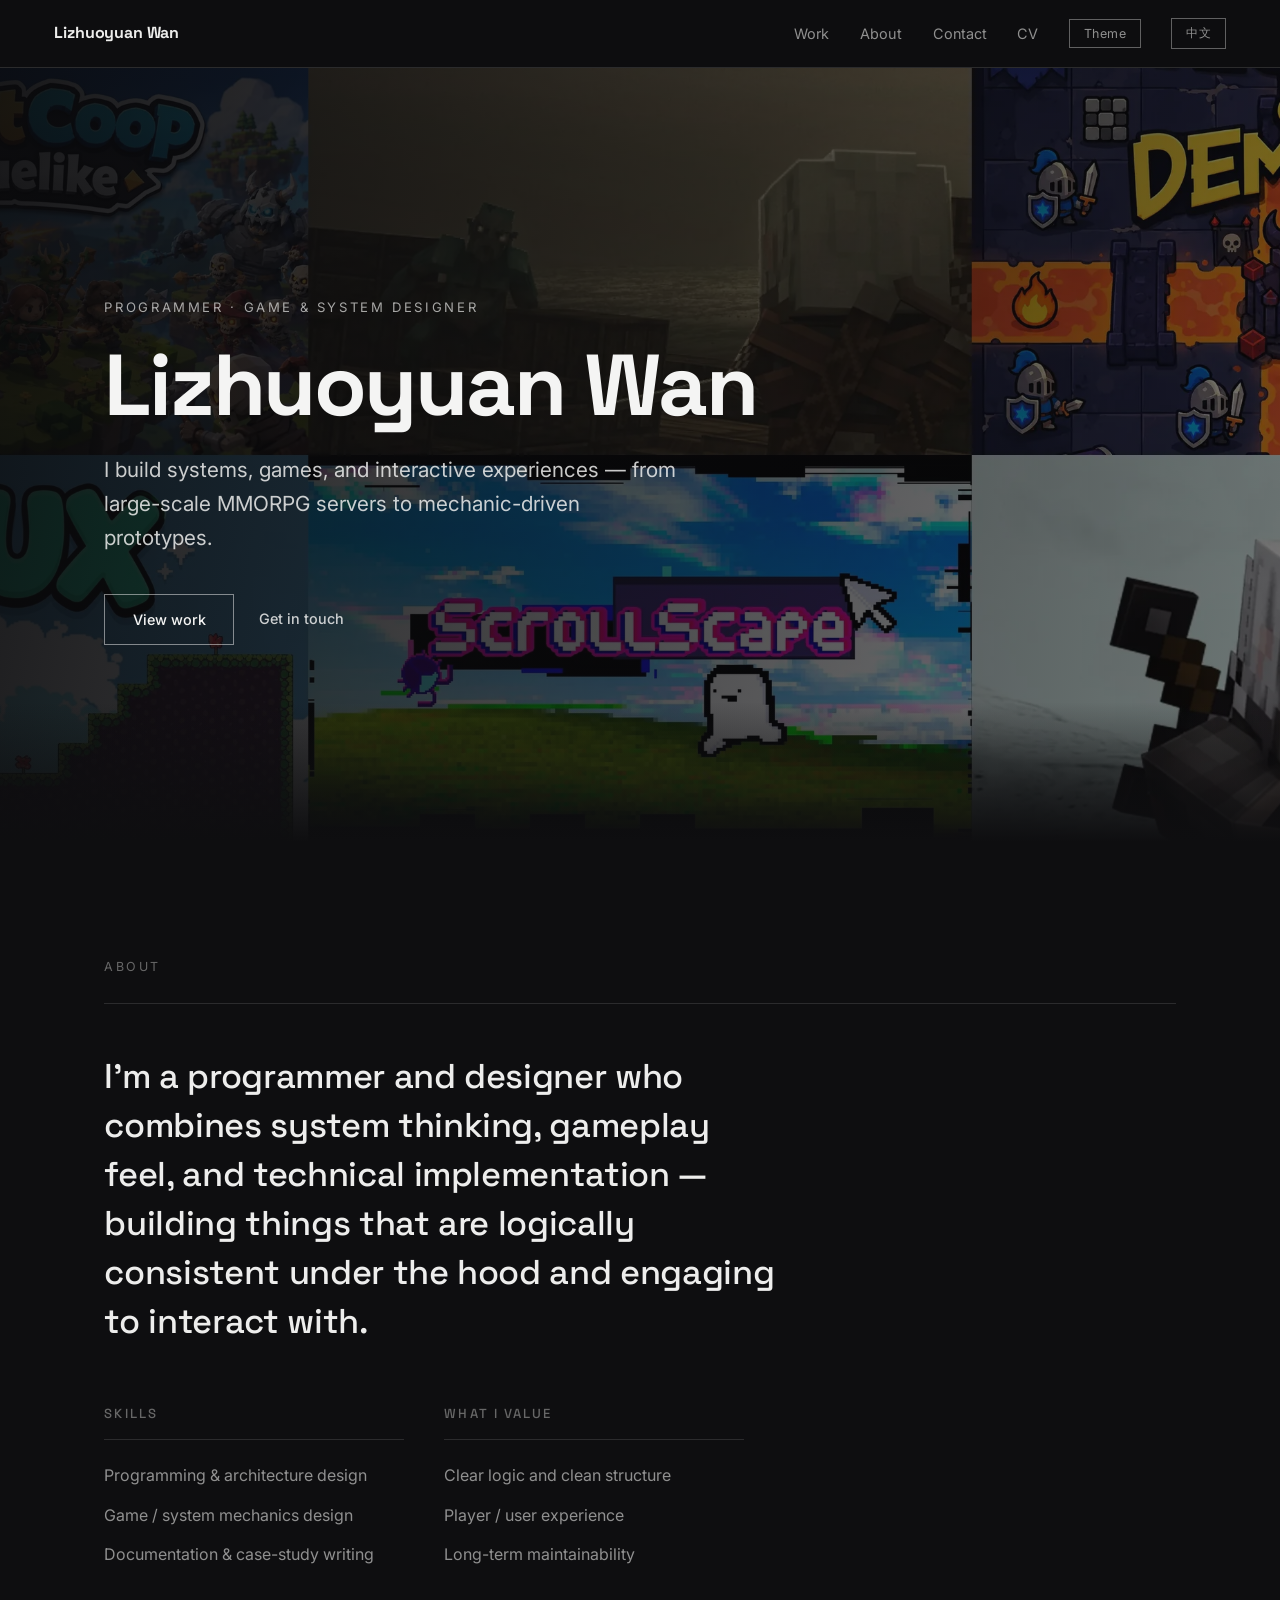
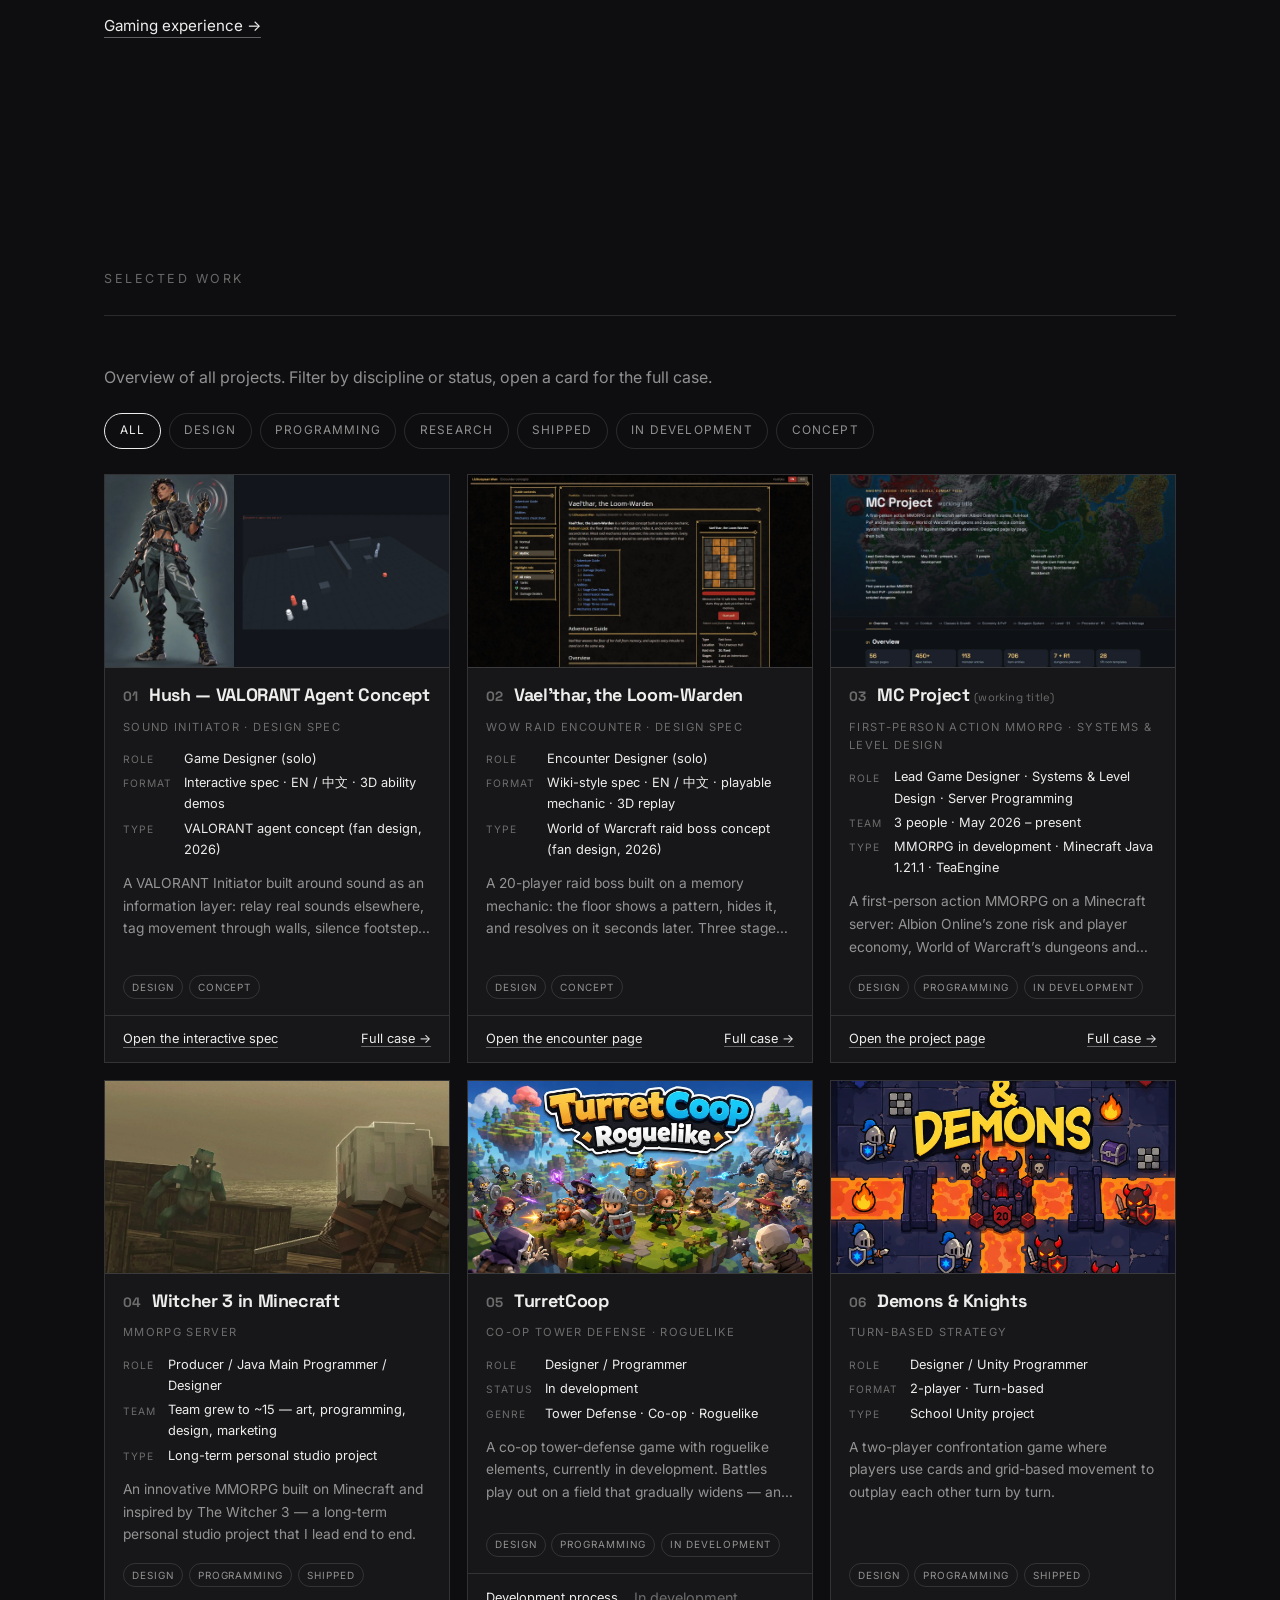
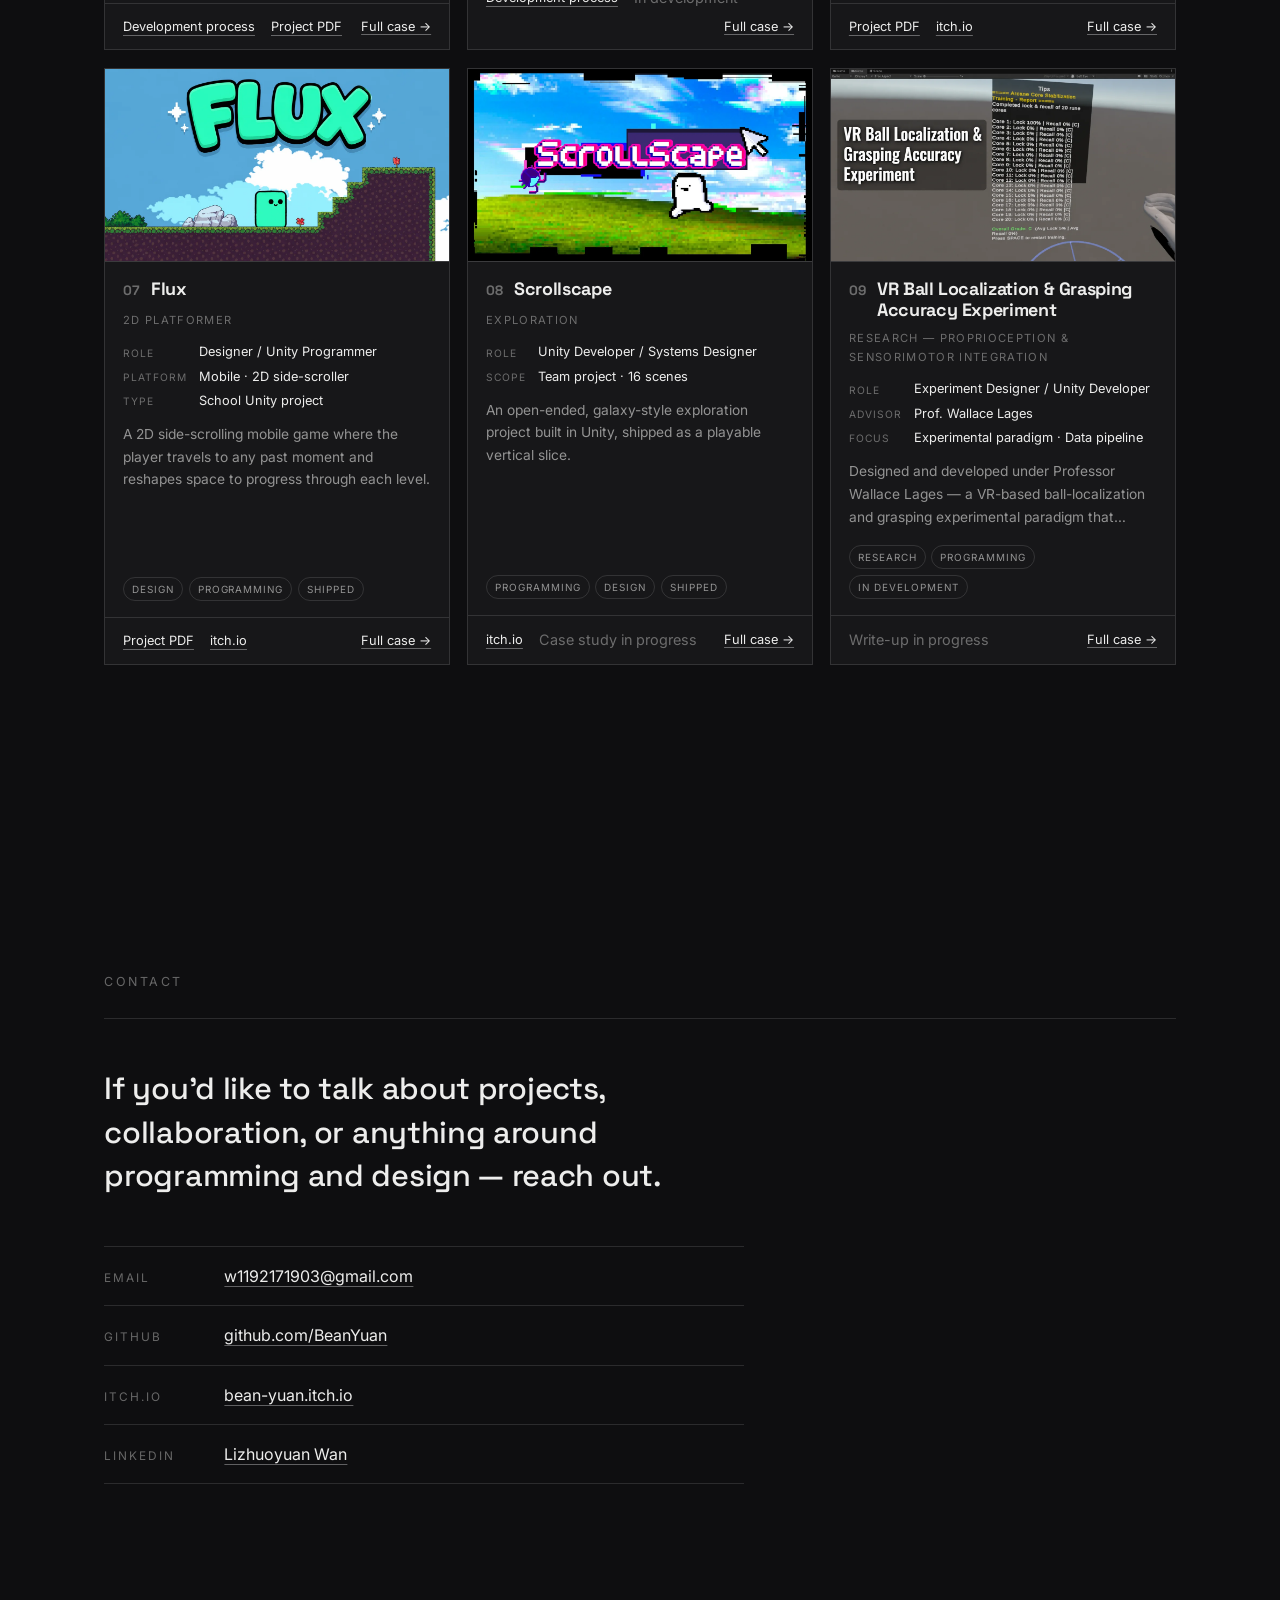
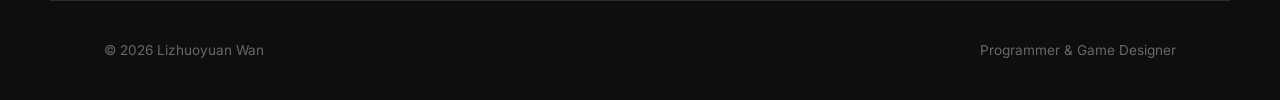
<file: index.html>
<!DOCTYPE html>
<html lang="en">
<head>
    <meta charset="UTF-8" />
    <title>Lizhuoyuan Wan — Programmer &amp; Game Designer</title>
<link rel="icon" href="favicon.svg" type="image/svg+xml">
<link rel="icon" href="favicon-32.png" sizes="32x32" type="image/png">
<link rel="apple-touch-icon" href="apple-touch-icon.png">
    <meta name="viewport" content="width=device-width, initial-scale=1.0" />

    <link rel="preconnect" href="https://fonts.googleapis.com" />
    <link rel="preconnect" href="https://fonts.gstatic.com" crossorigin />
    <link
        href="https://fonts.googleapis.com/css2?family=Inter:wght@400;500;600&family=Space+Grotesk:wght@500;700&display=swap"
        rel="stylesheet"
    />

    <link rel="stylesheet" href="style.css" />
    <script>document.documentElement.classList.add("js-reveal");</script>
</head>
<body>
    <header class="site-header">
        <a href="#home" class="wordmark">Lizhuoyuan&nbsp;Wan</a>
        <nav class="nav">
            <a href="#work" data-i18n="nav.work">Work</a>
            <a href="#about" data-i18n="nav.about">About</a>
            <a href="#contact" data-i18n="nav.contact">Contact</a>
            <a href="pdf/Lizhuoyuan_Wan_Resume.pdf" target="_blank" rel="noopener" data-i18n="nav.cv">CV</a>
            <button class="theme-toggle" type="button" aria-label="Toggle light or dark theme" data-i18n="nav.theme">
                Theme
            </button>
            <button class="lang-toggle" type="button" aria-label="切换到中文">中文</button>
        </nav>
    </header>

    <main>
        <!-- Hero -->
        <section id="home" class="hero">
            <div class="hero-media" aria-hidden="true"></div>
            <div class="hero-inner">
                <p class="hero-eyebrow" data-i18n="hero.eyebrow">Programmer · Game &amp; System Designer</p>
                <h1 class="hero-title">Lizhuoyuan Wan</h1>
                <p class="hero-lead" data-i18n="hero.lead">
                    I build systems, games, and interactive experiences — from
                    large-scale MMORPG servers to mechanic-driven prototypes.
                </p>
                <div class="hero-actions">
                    <a href="#work" class="btn btn-primary" data-i18n="hero.btnWork">View work</a>
                    <a href="#contact" class="btn btn-text" data-i18n="hero.btnContact">Get in touch</a>
                </div>
            </div>
        </section>

        <!-- About -->
        <section id="about" class="section">
            <p class="section-label reveal" data-i18n="about.label">About</p>
            <div class="about reveal">
                <p class="about-lead" data-i18n="about.lead">
                    I'm a programmer and designer who combines system thinking,
                    gameplay feel, and technical implementation — building things
                    that are logically consistent under the hood and engaging to
                    interact with.
                </p>
                <div class="about-cols">
                    <div class="about-col">
                        <h3 class="about-h" data-i18n="about.skillsH">Skills</h3>
                        <ul class="plain-list">
                            <li data-i18n="about.skill1">Programming &amp; architecture design</li>
                            <li data-i18n="about.skill2">Game / system mechanics design</li>
                            <li data-i18n="about.skill3">Documentation &amp; case-study writing</li>
                        </ul>
                    </div>
                    <div class="about-col">
                        <h3 class="about-h" data-i18n="about.valueH">What I value</h3>
                        <ul class="plain-list">
                            <li data-i18n="about.value1">Clear logic and clean structure</li>
                            <li data-i18n="about.value2">Player / user experience</li>
                            <li data-i18n="about.value3">Long-term maintainability</li>
                        </ul>
                    </div>
                </div>
                <div class="about-extra">
                    <button type="button" class="modal-trigger" data-modal-open="games" data-i18n="about.gamesBtn">Gaming experience →</button>
                </div>
            </div>
        </section>

        <!-- Work -->
        <section id="work" class="section">
            <p class="section-label reveal" data-i18n="work.label">Selected Work</p>

            <div class="work-dash" id="work-dash">
                <p class="dash-hint" data-i18n="work.hint">Overview of all projects. Filter by discipline or status, open a card for the full case.</p>
                <div class="dash-filters" role="group" aria-label="Filter projects">
                    <button type="button" class="is-active" data-filter="all" data-i18n="filter.all">All</button>
                    <button type="button" data-filter="design" data-i18n="filter.design">Design</button>
                    <button type="button" data-filter="programming" data-i18n="filter.programming">Programming</button>
                    <button type="button" data-filter="research" data-i18n="filter.research">Research</button>
                    <button type="button" data-filter="shipped" data-i18n="filter.shipped">Shipped</button>
                    <button type="button" data-filter="indev" data-i18n="filter.indev">In development</button>
                    <button type="button" data-filter="concept" data-i18n="filter.concept">Concept</button>
                </div>
                <div class="dash-grid" id="dash-grid"></div>
            </div>

            <div class="work-detail" id="work-detail">
                <button type="button" class="work-back" data-i18n="dash.back">← Back to overview</button>
            <div class="work-list">
                <!-- 01 Hush — VALORANT agent concept -->
                <article class="project reveal" data-key="p0" data-tags="design,concept">
                    <div class="project-visual">
                        <img src="assets/projects/hush.webp"
                             alt="Hush — VALORANT sound Initiator concept: key art and 3D ability demo"
                             loading="lazy" />
                    </div>
                    <div class="project-grid">
                        <aside class="project-aside">
                            <span class="project-index">01</span>
                            <dl class="project-meta">
                                <dt data-i18n="meta.role">Role</dt>
                                <dd data-i18n="p0.dd.role">Game Designer (solo)</dd>
                                <dt data-i18n="meta.format">Format</dt>
                                <dd data-i18n="p0.dd.format">Interactive spec · EN / 中文 · 3D ability demos</dd>
                                <dt data-i18n="meta.type">Type</dt>
                                <dd data-i18n="p0.dd.type">VALORANT agent concept (fan design, 2026)</dd>
                            </dl>
                        </aside>
                        <div class="project-main">
                            <h2 class="project-title">Hush — VALORANT Agent Concept</h2>
                            <p class="project-kind" data-i18n="p0.kind">Sound Initiator · Design Spec</p>
                            <div class="project-links" data-moved-links>
                                <a class="link" href="valorant-agent-hush.html" target="_blank" rel="noopener" data-i18n="p0.link">Open the interactive spec</a>
                            </div>
                            <p class="project-desc" data-i18n="p0.desc">
                                A VALORANT Initiator built around sound as an information layer:
                                relay real sounds elsewhere, tag movement through walls, silence
                                footsteps, and sweep a site with a moving scan. Written as a design
                                spec with a live 3D demo of every ability.
                            </p>

                            <figure class="project-gallery">
                                <img src="assets/projects/hush-concept.webp"
                                     alt="Hush — concept art"
                                     loading="lazy" />
                                <img src="assets/projects/hush-relay.webp"
                                     alt="Echo Relay demo — real sounds replayed at the relay"
                                     loading="lazy" />
                                <img src="assets/projects/hush-sounding.webp"
                                     alt="Sounding demo — sector wave and snapshot markers"
                                     loading="lazy" />
                                <img src="assets/projects/hush-requiem.webp"
                                     alt="Requiem demo — advancing disc painting ripples"
                                     loading="lazy" />
                                <figcaption data-i18n="p0.gcap">Concept art and frames from the interactive demo: Echo Relay, Sounding, Requiem.</figcaption>
                            </figure>

                            <div class="detail-block">
                                <h3 class="detail-h" data-i18n="detail.design">Design &amp; Planning</h3>
                                <ul class="detail-list">
                                    <li data-i18n="p0.design1">C · Echo Relay: a dormant, invisible beacon that, once activated, replays every sound near Hush at its own position for 12 s, then bursts to deafen and concuss.</li>
                                    <li data-i18n="p0.design2">Q · Sounding: a 70° sector wave through walls; anyone tagged is Resonant for 5 s and drops a snapshot marker whenever they move.</li>
                                    <li data-i18n="p0.design3">E · Muffle: a stim-style beacon; allies who step in get 8 s of silent footsteps that persist after leaving the field.</li>
                                    <li data-i18n="p0.design4">X · Requiem: a 12 m disc that advances 30 m through walls, painting a ripple for every enemy movement inside it.</li>
                                </ul>
                            </div>

                        </div>
                    </div>
                </article>

                <!-- 02 Vael'thar — WoW raid encounter -->
                <article class="project reveal" data-key="p7" data-tags="design,concept">
                    <div class="project-visual">
                        <img src="assets/projects/wow-loom.webp"
                             alt="Vael'thar, the Loom-Warden — World of Warcraft raid encounter page in an encounter-journal wiki layout"
                             loading="lazy" />
                    </div>
                    <div class="project-grid">
                        <aside class="project-aside">
                            <span class="project-index">02</span>
                            <dl class="project-meta">
                                <dt data-i18n="meta.role">Role</dt>
                                <dd data-i18n="p7.dd.role">Encounter Designer (solo)</dd>
                                <dt data-i18n="meta.format">Format</dt>
                                <dd data-i18n="p7.dd.format">Wiki-style spec · EN / 中文 · playable mechanic · 3D replay</dd>
                                <dt data-i18n="meta.type">Type</dt>
                                <dd data-i18n="p7.dd.type">World of Warcraft raid boss concept (fan design, 2026)</dd>
                            </dl>
                        </aside>
                        <div class="project-main">
                            <h2 class="project-title">Vael'thar, the Loom-Warden</h2>
                            <p class="project-kind" data-i18n="p7.kind">WoW Raid Encounter · Design Spec</p>
                            <div class="project-links" data-moved-links>
                                <a class="link" href="wow-encounter-loomwarden.html" target="_blank" rel="noopener" data-i18n="p7.link">Open the encounter page</a>
                            </div>
                            <p class="project-desc" data-i18n="p7.desc">
                                A 20-player raid boss built on a memory mechanic: the floor shows a pattern,
                                hides it, and resolves on it seconds later. Three stages and an intermission, with
                                difficulty-aware values, role filters, a cast timeline, a playable Pattern Lock grid
                                and a 3D replay of every stage.
                            </p>

                            <figure class="project-gallery">
                                <img src="assets/projects/wow-loom.webp"
                                     alt="Encounter page: contents, infobox with the playable Pattern Lock grid"
                                     loading="lazy" />
                                <img src="assets/projects/wow-loom-p2.webp"
                                     alt="Stage Two replay — Pattern Lock resolving on the grid"
                                     loading="lazy" />
                                <img src="assets/projects/wow-loom-inter.webp"
                                     alt="Intermission replay — Warp Threads sweeping while the raid kills Spindles"
                                     loading="lazy" />
                                <img src="assets/projects/wow-loom-p3.webp"
                                     alt="Stage Three replay — shrunken grid with the rotated pattern"
                                     loading="lazy" />
                                <figcaption data-i18n="p7.gcap">The encounter page and 3D replays of Stage Two, the intermission and Stage Three.</figcaption>
                            </figure>

                            <div class="detail-block">
                                <h3 class="detail-h" data-i18n="detail.design">Design &amp; Planning</h3>
                                <ul class="detail-list">
                                    <li data-i18n="p7.design1">Pattern Lock: twelve safe tiles are shown for 4 s and hidden for 6 s, then Tighten hits every player off a safe tile for 60% and a stun.</li>
                                    <li data-i18n="p7.design2">Stage One layers a tether, a soak and an interrupt so each ability pulls the raid in a different direction.</li>
                                    <li data-i18n="p7.design3">Intermission: sweeping threads with a single gap while Spindles must die in 45 s; on Heroic and Mythic their Knot roots players until dispelled.</li>
                                    <li data-i18n="p7.design4">Stage Three shrinks the grid (5×5 Heroic, 4×4 Mythic) and, on Mythic, rotates the hidden pattern 90° before it resolves.</li>
                                </ul>
                            </div>

                        </div>
                    </div>
                </article>

                <!-- 03 MC Project -->
                <article class="project reveal" data-key="p8" data-tags="design,programming,indev">
                    <div class="project-visual">
                        <img src="assets/projects/mcproject.webp"
                             alt="MC Project (working title) — first-person action MMORPG design page"
                             loading="lazy" />
                    </div>
                    <div class="project-grid">
                        <aside class="project-aside">
                            <span class="project-index">03</span>
                            <dl class="project-meta">
                                <dt data-i18n="meta.role">Role</dt>
                                <dd data-i18n="p8.dd.role">Lead Game Designer · Systems &amp; Level Design · Server Programming</dd>
                                <dt data-i18n="meta.team">Team</dt>
                                <dd data-i18n="p8.dd.team">3 people · May 2026 – present</dd>
                                <dt data-i18n="meta.type">Type</dt>
                                <dd data-i18n="p8.dd.type">MMORPG in development · Minecraft Java 1.21.1 · TeaEngine</dd>
                            </dl>
                        </aside>
                        <div class="project-main">
                            <h2 class="project-title">MC Project <span class="title-note" data-i18n="p8.note">(working title)</span></h2>
                            <p class="project-kind" data-i18n="p8.kind">First-person Action MMORPG · Systems &amp; Level Design</p>
                            <div class="project-links" data-moved-links>
                                <a class="link" href="codemc-mmorpg.html" target="_blank" rel="noopener" data-i18n="p8.link">Open the project page</a>
                            </div>
                            <p class="project-desc" data-i18n="p8.desc">
                                A first-person action MMORPG on a Minecraft server: Albion Online’s zone risk and
                                player economy, World of Warcraft’s dungeons and bosses, and a combat system that
                                resolves every hit against the target’s skeleton. Fifty-six linked design pages
                                are the source of truth, and the build follows them.
                            </p>

                            <figure class="project-gallery">
                                <img src="assets/projects/mcproject-hud.webp"
                                     alt="In-game first-person HUD with the skill bar and target frame"
                                     loading="lazy" />
                                <img src="assets/projects/mcproject-map.webp"
                                     alt="Zone map with safe, yellow, red and black territory"
                                     loading="lazy" />
                                <img src="assets/projects/mcproject-boss.webp"
                                     alt="Dungeon boss model turnaround"
                                     loading="lazy" />
                                <img src="assets/projects/mcproject-pm.webp"
                                     alt="Art requirement board on the internal design site"
                                     loading="lazy" />
                                <figcaption data-i18n="p8.gcap">In-game HUD, the zone map, a dungeon boss turnaround, and the art requirement board on the design site.</figcaption>
                            </figure>

                            <div class="detail-block">
                                <h3 class="detail-h" data-i18n="detail.design">Design &amp; Planning</h3>
                                <ul class="detail-list">
                                    <li data-i18n="p8.design1">Zone and economy design after Albion Online: safe, yellow, red and black territory with full-loot risk, a player-run market, and gathering-to-crafting loops that keep every tier in demand.</li>
                                    <li data-i18n="p8.design2">Seven scripted dungeons plus a procedural rift mode assembled from 28 room templates, each with its own tier, group size and boss mechanics.</li>
                                    <li data-i18n="p8.design3">D1, the first five-player dungeon, is built on one sentence — walk 270° around the sunken yard, then drop into it from above. About 170 blocks of main path, four trap types and eight encounters, delivered as a 3D whitebox and a layered top-down plan.</li>
                                    <li data-i18n="p8.design4">Classes and growth run on 18 reusable skill atoms, so a new ability is a config entry rather than new code; 113 monster entries and 706 item entries share the same spec tables.</li>
                                </ul>
                            </div>

                            <div class="detail-block">
                                <h3 class="detail-h" data-i18n="detail.dev">Development</h3>
                                <ul class="detail-list">
                                    <li data-i18n="p8.dev1">Combat runs in TeaEngine, our own Fabric 1.21.1 engine mod: the client measures and reports, the server owns every rule and computes each result in memory.</li>
                                    <li data-i18n="p8.dev2">Hits resolve against the target’s skeleton — per-bone hit boxes with part multipliers and swing-segment multipliers feeding one damage formula.</li>
                                    <li data-i18n="p8.dev3">Spring Boot, PostgreSQL and Redis behind the game server, with session-ownership tokens that stop item duplication across instances.</li>
                                    <li data-i18n="p8.dev4">A web editor with embedded Blockbench and save-to-game hot reload, and a validate-then-apply config loader that abandons a whole reload on a single bad entry.</li>
                                </ul>
                            </div>

                        </div>
                    </div>
                </article>

                <!-- 04 Witcher 3 in Minecraft -->
                <article class="project reveal" data-key="p1" data-tags="design,programming,shipped">
                    <div class="project-visual">
                        <img src="assets/projects/witcher.webp"
                             alt="Witcher 3 in Minecraft — MMORPG server key art"
                             loading="lazy" />
                    </div>
                    <div class="project-grid">
                        <aside class="project-aside">
                            <span class="project-index">04</span>
                            <dl class="project-meta">
                                <dt data-i18n="meta.role">Role</dt>
                                <dd data-i18n="p1.dd.role">Producer / Java Main Programmer / Designer</dd>
                                <dt data-i18n="meta.team">Team</dt>
                                <dd data-i18n="p1.dd.team">Team grew to ~15 — art, programming, design, marketing</dd>
                                <dt data-i18n="meta.type">Type</dt>
                                <dd data-i18n="p1.dd.type">Long-term personal studio project</dd>
                            </dl>
                        </aside>
                        <div class="project-main">
                            <h2 class="project-title">Witcher 3 in Minecraft</h2>
                            <p class="project-kind" data-i18n="p1.kind">MMORPG Server</p>
                            <div class="project-links" data-moved-links>
                                <a class="link" href="dev-witcher.html" target="_blank" rel="noopener" data-i18n="link.process">Development process</a>
                                <a class="link" href="pdf/project-1.pdf" target="_blank" rel="noopener" data-i18n="link.pdf">Project PDF</a>
                            </div>
                            <p class="project-desc" data-i18n="p1.desc">
                                An innovative MMORPG built on Minecraft and inspired by
                                The Witcher 3 — a long-term personal studio project that
                                I lead end to end.
                            </p>

                            <figure class="project-video">
                                <iframe
                                    src="https://player.bilibili.com/player.html?bvid=BV1ELY1eKEmN&autoplay=0"
                                    scrolling="no"
                                    frameborder="no"
                                    allowfullscreen="true"
                                    title="Witcher 3 in Minecraft — gameplay PV"></iframe>
                                <figcaption data-i18n="p1.vcap">Public-test gameplay PV.</figcaption>
                            </figure>

                            <div class="detail-block">
                                <h3 class="detail-h" data-i18n="detail.design">Design &amp; Planning</h3>
                                <ul class="detail-list">
                                    <li data-i18n="p1.design1">Designed the class &amp; skill systems for five classes — Warrior, Mage, Priest, Rogue, and Archer — each with 25+ active and passive skills.</li>
                                    <li data-i18n="p1.design2">Designed skill-synergy mechanics and distinct build archetypes (playstyles) for every class.</li>
                                    <li data-i18n="p1.design3">Designed boss-instance mechanics and potion / item functions, and arranged the story-driven player progression and the ordering of reward instances.</li>
                                    <li data-i18n="p1.design4">Designed and shipped a roguelike tower-climb mode and a life-skill system (fishing) — randomized routes, reward builds, and a growth / output loop — tied into hidden instances to extend the content lifecycle.</li>
                                </ul>
                            </div>

                            <div class="detail-block">
                                <h3 class="detail-h" data-i18n="detail.dev">Development</h3>
                                <ul class="detail-list">
                                    <li data-i18n="p1.dev1">As main Java programmer, built the MMORPG's core systems early on: combat damage resolution and the damage-formula system, inventory and item-type storage, and a potion / item crafting and recipe system.</li>
                                    <li data-i18n="p1.dev2">Engineered asynchronous scene &amp; instance loading, and the open-world and instance party (group) system.</li>
                                    <li data-i18n="p1.dev3">Implemented class skill-book progression with skill-point requirements, and the logic coordinating passive-skill triggers with active-skill cast conditions.</li>
                                    <li data-i18n="p1.dev4">Designed and implemented the late-game large-raid &amp; boss combat system — phase mechanics, skill triggers, target selection, and damage resolution — with refined combat feedback and multiplayer co-op.</li>
                                </ul>
                            </div>

                        </div>
                    </div>
                </article>

                <!-- 05 TurretCoop -->
                <article class="project reveal" data-key="p2" data-tags="design,programming,indev">
                    <div class="project-visual">
                        <img src="assets/projects/turretcoop.webp"
                             alt="TurretCoop — co-op tower-defense roguelike key art"
                             loading="lazy" />
                    </div>
                    <div class="project-grid">
                        <aside class="project-aside">
                            <span class="project-index">05</span>
                            <dl class="project-meta">
                                <dt data-i18n="meta.role">Role</dt>
                                <dd data-i18n="p2.dd.role">Designer / Programmer</dd>
                                <dt data-i18n="meta.status">Status</dt>
                                <dd data-i18n="p2.dd.status">In development</dd>
                                <dt data-i18n="meta.genre">Genre</dt>
                                <dd data-i18n="p2.dd.genre">Tower Defense · Co-op · Roguelike</dd>
                            </dl>
                        </aside>
                        <div class="project-main">
                            <h2 class="project-title">TurretCoop</h2>
                            <p class="project-kind" data-i18n="p2.kind">Co-op Tower Defense · Roguelike</p>
                            <div class="project-links" data-moved-links>
                                <a class="link" href="dev-turretcoop.html" target="_blank" rel="noopener" data-i18n="link.process">Development process</a>
                                <span class="link-note" data-i18n="note.inDev">In development</span>
                            </div>
                            <p class="project-desc" data-i18n="p2.desc">
                                A co-op tower-defense game with roguelike elements,
                                currently in development. Battles play out on a field
                                that gradually widens — and what it widens into is
                                never the same twice. (TurretCoop is a working title.)
                            </p>

                            <figure class="project-gallery">
                                <img src="assets/projects/turretcoop-shot-1.webp"
                                     alt="TurretCoop — tower defending against a wave of enemies"
                                     loading="lazy" />
                                <img src="assets/projects/turretcoop-shot-2.webp"
                                     alt="TurretCoop — modular tower part selection: base, body, top"
                                     loading="lazy" />
                                <img src="assets/projects/turretcoop-shot-3.webp"
                                     alt="TurretCoop — roguelike upgrade selection screen"
                                     loading="lazy" />
                                <img src="assets/projects/turretcoop-shot-4.webp"
                                     alt="TurretCoop — building placement on the expanding battlefield"
                                     loading="lazy" />
                                <figcaption data-i18n="p2.gcap">In-development prototype — combat, modular tower parts, the roguelike upgrade screen, and building placement on the expanding battlefield.</figcaption>
                            </figure>

                            <div class="detail-block">
                                <h3 class="detail-h" data-i18n="detail.design">Design &amp; Planning</h3>
                                <ul class="detail-list">
                                    <li data-i18n="p2.design1">Expanding battlefield — instead of a fixed map, the combat field widens as a run progresses.</li>
                                    <li data-i18n="p2.design2">Each new section is drawn from different module types, reshuffling layout and pacing for roguelike variety.</li>
                                    <li data-i18n="p2.design3">Modular towers — defenses are split into base, body, and top attack module, so players freely assemble their own towers.</li>
                                </ul>
                            </div>

                            <div class="detail-block">
                                <h3 class="detail-h" data-i18n="detail.dev">Development</h3>
                                <ul class="detail-list">
                                    <li data-i18n="p2.dev1">Wave Function Collapse (WFC) drives procedural terrain generation.</li>
                                    <li data-i18n="p2.dev2">Part-based tower system — base / body / top modules combine into player-built towers.</li>
                                </ul>
                            </div>

                        </div>
                    </div>
                </article>

                <!-- 06 Demons & Knights -->
                <article class="project reveal" data-key="p3" data-tags="design,programming,shipped">
                    <div class="project-visual">
                        <img src="assets/projects/demons-knights.webp"
                             alt="Demons &amp; Knights — grid-based strategy board"
                             loading="lazy" />
                    </div>
                    <div class="project-grid">
                        <aside class="project-aside">
                            <span class="project-index">06</span>
                            <dl class="project-meta">
                                <dt data-i18n="meta.role">Role</dt>
                                <dd data-i18n="p3.dd.role">Designer / Unity Programmer</dd>
                                <dt data-i18n="meta.format">Format</dt>
                                <dd data-i18n="p3.dd.format">2-player · Turn-based</dd>
                                <dt data-i18n="meta.type">Type</dt>
                                <dd data-i18n="p3.dd.type">School Unity project</dd>
                            </dl>
                        </aside>
                        <div class="project-main">
                            <h2 class="project-title">Demons &amp; Knights</h2>
                            <p class="project-kind" data-i18n="p3.kind">Turn-based Strategy</p>
                            <div class="project-links" data-moved-links>
                                <a class="link" href="pdf/project-2.pdf" target="_blank" rel="noopener" data-i18n="link.pdf">Project PDF</a>
                                <a class="link" href="https://bean-yuan.itch.io/demosandknight" target="_blank" rel="noopener">itch.io</a>
                            </div>
                            <p class="project-desc" data-i18n="p3.desc">
                                A two-player confrontation game where players use cards
                                and grid-based movement to outplay each other turn by
                                turn.
                            </p>

                            <figure class="project-figure">
                                <img src="assets/projects/demons-knights-rules.webp"
                                     alt="Demons &amp; Knights — annotated board showing knights, demons, the demon castle, barriers, traps, lava, bridges, and item chests"
                                     loading="lazy" />
                                <figcaption data-i18n="p3.fcap">Board elements — knights, the demon castle, barriers, traps, lava, bridges, and item chests.</figcaption>
                            </figure>

                            <div class="detail-block">
                                <h3 class="detail-h" data-i18n="detail.design">Design &amp; Planning</h3>
                                <ul class="detail-list">
                                    <li data-i18n="p3.design1">Grid, unit, and card design.</li>
                                    <li data-i18n="p3.design2">Turn-based combat flow and balancing.</li>
                                </ul>
                            </div>

                            <div class="detail-block">
                                <h3 class="detail-h" data-i18n="detail.dev">Development</h3>
                                <ul class="detail-list">
                                    <li data-i18n="p3.dev1">Unity implementation of the board, units, and card logic.</li>
                                </ul>
                            </div>

                        </div>
                    </div>
                </article>

                <!-- 07 Flux -->
                <article class="project reveal" data-key="p4" data-tags="design,programming,shipped">
                    <div class="project-visual">
                        <img src="assets/projects/flux.webp"
                             alt="Flux — 2D side-scrolling platformer scene"
                             loading="lazy" />
                    </div>
                    <div class="project-grid">
                        <aside class="project-aside">
                            <span class="project-index">07</span>
                            <dl class="project-meta">
                                <dt data-i18n="meta.role">Role</dt>
                                <dd data-i18n="p4.dd.role">Designer / Unity Programmer</dd>
                                <dt data-i18n="meta.platform">Platform</dt>
                                <dd data-i18n="p4.dd.platform">Mobile · 2D side-scroller</dd>
                                <dt data-i18n="meta.type">Type</dt>
                                <dd data-i18n="p4.dd.type">School Unity project</dd>
                            </dl>
                        </aside>
                        <div class="project-main">
                            <h2 class="project-title">Flux</h2>
                            <p class="project-kind" data-i18n="p4.kind">2D Platformer</p>
                            <div class="project-links" data-moved-links>
                                <a class="link" href="pdf/project-3.pdf" target="_blank" rel="noopener" data-i18n="link.pdf">Project PDF</a>
                                <a class="link" href="https://bean-yuan.itch.io/flux" target="_blank" rel="noopener">itch.io</a>
                            </div>
                            <p class="project-desc" data-i18n="p4.desc">
                                A 2D side-scrolling mobile game where the player travels
                                to any past moment and reshapes space to progress
                                through each level.
                            </p>

                            <div class="detail-block">
                                <h3 class="detail-h" data-i18n="detail.design">Design &amp; Planning</h3>
                                <ul class="detail-list">
                                    <li data-i18n="p4.design1">Time-travel / space-transform mechanic design.</li>
                                    <li data-i18n="p4.design2">Level design for the mobile side-scroller.</li>
                                </ul>
                            </div>

                            <div class="detail-block">
                                <h3 class="detail-h" data-i18n="detail.dev">Development</h3>
                                <ul class="detail-list">
                                    <li data-i18n="p4.dev1">Unity implementation of movement and the time/space mechanic.</li>
                                </ul>
                            </div>

                        </div>
                    </div>
                </article>

                <!-- 08 Scrollscape -->
                <article class="project reveal" data-key="p5" data-tags="programming,design,shipped">
                    <div class="project-visual">
                        <img src="assets/projects/scrollscape.webp"
                             alt="Scrollscape — pixel-art browser puzzle platformer"
                             loading="lazy" />
                    </div>
                    <div class="project-grid">
                        <aside class="project-aside">
                            <span class="project-index">08</span>
                            <dl class="project-meta">
                                <dt data-i18n="meta.role">Role</dt>
                                <dd data-i18n="p5.dd.role">Unity Developer / Systems Designer</dd>
                                <dt data-i18n="meta.scope">Scope</dt>
                                <dd data-i18n="p5.dd.scope">Team project · 16 scenes</dd>
                            </dl>
                        </aside>
                        <div class="project-main">
                            <h2 class="project-title">Scrollscape</h2>
                            <p class="project-kind" data-i18n="p5.kind">Exploration</p>
                            <div class="project-links" data-moved-links>
                                <a class="link" href="https://pepeko.itch.io/scrollscape" target="_blank" rel="noopener">itch.io</a>
                                <span class="link-note" data-i18n="note.caseStudy">Case study in progress</span>
                            </div>
                            <p class="project-desc" data-i18n="p5.desc">
                                An open-ended, galaxy-style exploration project built in
                                Unity, shipped as a playable vertical slice.
                            </p>

                            <figure class="project-video">
                                <iframe
                                    src="https://www.youtube-nocookie.com/embed/fwDkzHSa_UM"
                                    title="Scrollscape — gameplay video"
                                    loading="lazy"
                                    allow="accelerometer; autoplay; clipboard-write; encrypted-media; gyroscope; picture-in-picture; web-share"
                                    referrerpolicy="strict-origin-when-cross-origin"
                                    allowfullscreen></iframe>
                                <figcaption data-i18n="p5.vcap">Gameplay video.</figcaption>
                            </figure>

                            <div class="detail-block">
                                <h3 class="detail-h" data-i18n="detail.design">Design &amp; Planning</h3>
                                <ul class="detail-list">
                                    <li data-i18n="p5.design1">Systems design for exploration and gameplay modules.</li>
                                </ul>
                            </div>

                            <div class="detail-block">
                                <h3 class="detail-h" data-i18n="detail.dev">Development</h3>
                                <ul class="detail-list">
                                    <li data-i18n="p5.dev1">Unity development across gameplay modules.</li>
                                    <li data-i18n="p5.dev2">Rapid iteration on a 16-scene vertical slice.</li>
                                </ul>
                            </div>

                        </div>
                    </div>
                </article>

                <!-- 09 VR Experiment -->
                <article class="project reveal" data-key="p6" data-tags="research,programming,indev">
                    <div class="project-visual">
                        <img src="assets/projects/vr.webp"
                             alt="VR Ball Localization &amp; Grasping Accuracy Experiment — title card"
                             loading="lazy" />
                    </div>
                    <div class="project-grid">
                        <aside class="project-aside">
                            <span class="project-index">09</span>
                            <dl class="project-meta">
                                <dt data-i18n="meta.role">Role</dt>
                                <dd data-i18n="p6.dd.role">Experiment Designer / Unity Developer</dd>
                                <dt data-i18n="meta.advisor">Advisor</dt>
                                <dd data-i18n="p6.dd.advisor">Prof. Wallace Lages</dd>
                                <dt data-i18n="meta.focus">Focus</dt>
                                <dd data-i18n="p6.dd.focus">Experimental paradigm · Data pipeline</dd>
                            </dl>
                        </aside>
                        <div class="project-main">
                            <h2 class="project-title" data-i18n="p6.title">VR Ball Localization &amp; Grasping Accuracy Experiment</h2>
                            <p class="project-kind" data-i18n="p6.kind">Research — Proprioception &amp; Sensorimotor Integration</p>
                            <div class="project-links" data-moved-links>
                                <span class="link-note" data-i18n="note.writeup">Write-up in progress</span>
                            </div>
                            <p class="project-desc" data-i18n="p6.desc">
                                Designed and developed under Professor Wallace Lages — a
                                VR-based ball-localization and grasping experimental
                                paradigm that quantifies the localization precision and
                                error bounds of proprioception and sensorimotor
                                integration.
                            </p>

                            <figure class="vr-gallery">
                                <img src="assets/projects/vr-shot-1.webp"
                                     alt="VR experiment — arcane calibration step, marking spatial bounds with the staff"
                                     loading="lazy" />
                                <img src="assets/projects/vr-shot-2.webp"
                                     alt="VR experiment — rune-core localization task, locking a core's coordinates"
                                     loading="lazy" />
                                <img class="vr-report" src="assets/projects/vr-shot-3.webp"
                                     alt="VR experiment — end-of-session performance report with per-core lock and recall accuracy"
                                     loading="lazy" />
                                <figcaption data-i18n="p6.gcap">VR training prototype — arcane calibration, the rune-core lock task, and the end-of-session performance report.</figcaption>
                            </figure>

                            <div class="detail-block">
                                <h3 class="detail-h" data-i18n="detail.design">Design &amp; Planning</h3>
                                <ul class="detail-list">
                                    <li data-i18n="p6.design1">Defined the experimental paradigm — how each trial localizes and grasps a target ball under controlled conditions.</li>
                                    <li data-i18n="p6.design2">Independent variables: target-ball position (x / y / z), distance, viewing angle (yaw / pitch), and feedback on/off.</li>
                                    <li data-i18n="p6.design3">Dependent measures: hit deviation, angular error, reaction time, and success rate.</li>
                                </ul>
                            </div>

                            <div class="detail-block">
                                <h3 class="detail-h" data-i18n="detail.dev">Development</h3>
                                <ul class="detail-list">
                                    <li data-i18n="p6.dev1">Built the full interaction flow in Unity, with trial randomization across conditions.</li>
                                    <li data-i18n="p6.dev2">Implemented per-trial data logging and export to feed downstream statistical analysis.</li>
                                    <li data-i18n="p6.dev3">Delivered a stable platform supporting repeated runs and fast experiment iteration.</li>
                                </ul>
                            </div>

                        </div>
                    </div>
                </article>
            </div>
            </div>
        </section>

        <!-- Contact -->
        <section id="contact" class="section">
            <p class="section-label reveal" data-i18n="contact.label">Contact</p>
            <div class="contact reveal">
                <p class="contact-lead" data-i18n="contact.lead">
                    If you'd like to talk about projects, collaboration, or anything
                    around programming and design — reach out.
                </p>
                <ul class="contact-links">
                    <li>
                        <span class="contact-k" data-i18n="contact.kEmail">Email</span>
                        <a class="link" href="mailto:w1192171903@gmail.com">w1192171903@gmail.com</a>
                    </li>
                    <li>
                        <span class="contact-k">GitHub</span>
                        <a class="link" href="https://github.com/BeanYuan" target="_blank" rel="noopener">github.com/BeanYuan</a>
                    </li>
                    <li>
                        <span class="contact-k">itch.io</span>
                        <a class="link" href="https://bean-yuan.itch.io/" target="_blank" rel="noopener">bean-yuan.itch.io</a>
                    </li>
                    <li>
                        <span class="contact-k">LinkedIn</span>
                        <a class="link" href="https://www.linkedin.com/in/lizhuoyuan-wan-4a0943382/" target="_blank" rel="noopener">Lizhuoyuan Wan</a>
                    </li>
                </ul>
            </div>
        </section>
    </main>

    <footer class="site-footer">
        <span>© <span id="year"></span> Lizhuoyuan Wan</span>
        <span data-i18n="footer.role">Programmer &amp; Game Designer</span>
    </footer>

    <!-- Games modal -->
    <div class="modal" id="games" aria-hidden="true" role="dialog" aria-modal="true" aria-labelledby="games-title">
        <div class="modal-backdrop"></div>
        <div class="modal-panel" role="document">
            <header class="modal-head">
                <h2 class="modal-title" id="games-title" data-i18n="modal.gamesTitle">Gaming Experience</h2>
                <button class="modal-close" type="button" aria-label="Close">×</button>
            </header>
            <p class="modal-intro" data-i18n="modal.gamesIntro">Hundreds of titles across many genres — a partial reference list. Hours noted where significant.</p>
            <div class="modal-body">
                <!-- English -->
                <div class="lang-en">
                    <div class="games-grid">
                        <div>
                            <h3 class="games-cat-h">Competitive</h3>
                            <p class="games-list">League of Legends <span class="hrs">(2000h+)</span>, CrossFire <span class="hrs">(2000h+)</span>, CS:GO <span class="hrs">(1000h+)</span>, Valorant <span class="hrs">(800h+)</span>, Overwatch, Apex Legends, Rainbow Six Siege, For Honor, Counter-Strike 2, Counter-Strike, Counter-Strike: Condition Zero, Delta Force, Naraka: Bladepoint, PUBG: BATTLEGROUNDS, Insurgency: Sandstorm, Heroes &amp; Generals, HYPERCHARGE: Unboxed, Pavlov VR, Battlerite, 大冲锋.</p>
                        </div>
                        <div>
                            <h3 class="games-cat-h">MMORPG</h3>
                            <p class="games-list">Albion Online, Warframe, World of Warcraft, 剑网3, 古剑奇谭, Destiny 2, Throne and Liberty, The First Descendant, STALCRAFT: X.</p>
                        </div>
                        <div>
                            <h3 class="games-cat-h">Survival &amp; Crafting</h3>
                            <p class="games-list">ARK: Survival Ascended <span class="hrs">(300h+)</span>, Rust <span class="hrs">(300h+)</span>, ARK: Survival Evolved, Terraria, Stardew Valley, Don't Starve, Don't Starve Together, Subnautica: Below Zero, Sons of the Forest, Project Zomboid, 7 Days to Die, Enshrouded, Necesse, Raft, ICARUS, Deep Rock Galactic, Lethal Company, Conan Exiles, Generation Zero, Miscreated, Hurtworld, Abiotic Factor, Luma Island, Feed and Grow: Fish, tModLoader, Meadow.</p>
                        </div>
                        <div>
                            <h3 class="games-cat-h">AAA Titles</h3>
                            <p class="games-list">The Witcher 3: Wild Hunt <span class="hrs">(200h+, studied deeply for development techniques)</span>, Red Dead Redemption 2, Elden Ring, Horizon Zero Dawn, Stellar Blade, Clair Obscur: Expedition 33, Hogwarts Legacy, DOOM Eternal, Monster Hunter: World, NieR: Automata, DARK SOULS III, Death Stranding 2, The Last of Us Part II Remastered, Grand Theft Auto V (Legacy &amp; Enhanced), Rise of the Tomb Raider, Shadow of the Tomb Raider, Sid Meier's Civilization VI, Granblue Fantasy: Relink, Atomic Heart, Ghost Recon Wildlands, Half-Life: Alyx, Resident Evil Requiem, Pragmata, 生灵重塑.</p>
                        </div>
                        <div>
                            <h3 class="games-cat-h">Puzzle</h3>
                            <p class="games-list">Chants of Sennaar, INSIDE, Braid, Monument Valley, Moss, Portal 2, Getting Over It with Bennett Foddy, Mountain.</p>
                        </div>
                        <div>
                            <h3 class="games-cat-h">Rhythm</h3>
                            <p class="games-list">Bits &amp; Bops, Beat Saber.</p>
                        </div>
                        <div>
                            <h3 class="games-cat-h">Narrative</h3>
                            <p class="games-list">Beyond: Two Souls, Detroit: Become Human, Life is Strange, Little Nightmares, Little Nightmares Enhanced, Little Nightmares III, Murders on the Yangtze, Stray, Neva, Drop Alive, Angeldust, Mandragora, Alabaster Dawn, Wanderburg, Chinese Parents, Unheard, Tricolour Lovestory, 沉没意志, 同舟共济, 如胶似漆.</p>
                        </div>
                        <div>
                            <h3 class="games-cat-h">ARPG</h3>
                            <p class="games-list">No Rest for the Wicked, Hades, Remnant II, Heroes of Might &amp; Magic: Olden Era, The Scroll of Taiwu, Kingdom Come: Deliverance II, 奇唤士, Bless Unleashed, Split Fiction, Lost Castle, Relic Hunters Legend, 四兄弟:最终版.</p>
                        </div>
                        <div>
                            <h3 class="games-cat-h">Co-op</h3>
                            <p class="games-list">Goose Goose Duck, Pummel Party, Castle Crashers, Operation Tango, Overcooked, Tabletop Simulator, Lovers in a Dangerous Spacetime, PEAK, Chained Together, Left 4 Dead 2, Sea of Thieves, 划划划.</p>
                        </div>
                        <div>
                            <h3 class="games-cat-h">2D Side-scrollers</h3>
                            <p class="games-list">Hollow Knight, Hollow Knight: Silksong, Cuphead, Ori and the Will of the Wisps, Dead Cells, Undertale, Darksiders II Deathinitive Edition, BattleBlock Theater, Door Kickers: Action Squad, 绝对魔权.</p>
                        </div>
                        <div>
                            <h3 class="games-cat-h">Tower Defense</h3>
                            <p class="games-list">Orcs Must Die! 3, Thronefall, Tower Dominion, Dome Keeper, 绝境北地.</p>
                        </div>
                        <div>
                            <h3 class="games-cat-h">Roguelike</h3>
                            <p class="games-list">Cult of the Lamb, Slay the Spire, Slay the Spire 2, The Escapists 2, Drakantos, 梦之形.</p>
                        </div>
                        <div>
                            <h3 class="games-cat-h">Strategy / Board</h3>
                            <p class="games-list">Age of Empires II: Definitive Edition, Command &amp; Conquer: Red Alert 3, 80 Days, 棋弈无限:围棋.</p>
                        </div>
                        <div>
                            <h3 class="games-cat-h">Simulation &amp; Casual</h3>
                            <p class="games-list">Hand Simulator, Wednesdays, Minecraft Legends, Portal Knights, Pure Badminton, Aimlabs, Comedy Night, Rick and Morty: Virtual Rick-ality, Carry The Glass, Kiki.</p>
                        </div>
                        <div>
                            <h3 class="games-cat-h">Horror &amp; Thriller</h3>
                            <p class="games-list">Depth, KEEP OUT, GTFO, The Outlast Trials.</p>
                        </div>
                    </div>
                </div>
                <!-- Chinese -->
                <div class="lang-zh">
                    <div class="games-grid">
                        <div>
                            <h3 class="games-cat-h">竞技</h3>
                            <p class="games-list">英雄联盟 <span class="hrs">(2000h+)</span>、CF <span class="hrs">(2000h+)</span>、CSGO <span class="hrs">(1000h+)</span>、瓦罗兰特 <span class="hrs">(800h+)</span>、守望先锋、Apex Legends、彩虹六号:围攻、荣耀战魂、CS 2、Counter-Strike、Counter-Strike: Condition Zero、三角洲行动、永劫无间、PUBG: BATTLEGROUNDS、Insurgency: Sandstorm、Heroes &amp; Generals、HYPERCHARGE: Unboxed、Pavlov VR、Battlerite、大冲锋。</p>
                        </div>
                        <div>
                            <h3 class="games-cat-h">MMORPG</h3>
                            <p class="games-list">阿尔比恩 Online、Warframe 星际战甲、魔兽世界、剑网3、古剑奇谭、命运2、Throne and Liberty、The First Descendant、STALCRAFT: X。</p>
                        </div>
                        <div>
                            <h3 class="games-cat-h">生存建造</h3>
                            <p class="games-list">方舟:生存飞升 <span class="hrs">(300h+)</span>、Rust 腐蚀 <span class="hrs">(300h+)</span>、方舟:生存进化、泰拉瑞亚、星露谷物语、饥荒、饥荒联机版、深海迷航:冰点之下、Sons of the Forest、Project Zomboid、七日杀、雾锁王国 Enshrouded、奈斯启示录 Necesse、Raft、ICARUS 翼星求生、深岩银河、Lethal Company、Conan Exiles、Generation Zero、Miscreated、Hurtworld 伤害世界、非生物因素、露玛岛、Feed and Grow: Fish、tModLoader、Meadow。</p>
                        </div>
                        <div>
                            <h3 class="games-cat-h">3A</h3>
                            <p class="games-list">巫师 3:狂猎 <span class="hrs">(200h+ — 深度游玩并学习研究开发技术)</span>、荒野大镖客 2、艾尔登法环、地平线:零之曙光、剑星、光与影:33号远征队、霍格沃兹之遗、DOOM Eternal、Monster Hunter: World、NieR:Automata、DARK SOULS III、Death Stranding 2、The Last of Us Part II Remastered、Grand Theft Auto V (传承版 &amp; 增强版)、Rise of the Tomb Raider、Shadow of the Tomb Raider、Sid Meier's Civilization VI、Granblue Fantasy: Relink、原子之心、幽灵行动:荒野、Half-Life: Alyx、Resident Evil Requiem、Pragmata、生灵重塑。</p>
                        </div>
                        <div>
                            <h3 class="games-cat-h">解密</h3>
                            <p class="games-list">巴别塔圣歌、INSIDE、Braid、Monument Valley、Moss、Portal 2、Getting Over It with Bennett Foddy、Mountain。</p>
                        </div>
                        <div>
                            <h3 class="games-cat-h">音乐节奏</h3>
                            <p class="games-list">啵点节奏 Bits &amp; Bops、Beat Saber。</p>
                        </div>
                        <div>
                            <h3 class="games-cat-h">剧情</h3>
                            <p class="games-list">超凡双生、底特律:化身为人、Life is Strange、Little Nightmares、小小梦魇 强化版、小小梦魇 3、山河旅探、Stray、Neva、Drop Alive、Angeldust、Mandragora、Alabaster Dawn、Wanderburg、中国式家长、疑案追声、Tricolour Lovestory、沉没意志、同舟共济、如胶似漆。</p>
                        </div>
                        <div>
                            <h3 class="games-cat-h">ARPG</h3>
                            <p class="games-list">恶意不息、Hades、遗迹 2、魔法门之英雄无敌:上古纪元、太吾绘卷、天国:拯救2、奇唤士、神佑释放、双影奇境、Lost Castle、遗物猎人传说、四兄弟:最终版。</p>
                        </div>
                        <div>
                            <h3 class="games-cat-h">合作</h3>
                            <p class="games-list">Goose Goose Duck、Pummel Party、Castle Crashers、Operation Tango、Overcooked、Tabletop Simulator、Lovers in a Dangerous Spacetime、PEAK、Chained Together、Left 4 Dead 2、Sea of Thieves、划划划。</p>
                        </div>
                        <div>
                            <h3 class="games-cat-h">横版 2D</h3>
                            <p class="games-list">Hollow Knight、Hollow Knight: Silksong、Cuphead、Ori and the Will of the Wisps、Dead Cells、Undertale、Darksiders II Deathinitive Edition、BattleBlock Theater、破门而入:行动小队、绝对魔权。</p>
                        </div>
                        <div>
                            <h3 class="games-cat-h">塔防</h3>
                            <p class="games-list">Orcs Must Die! 3、Thronefall、Tower Dominion、Dome Keeper 穹顶守护者、绝境北地。</p>
                        </div>
                        <div>
                            <h3 class="games-cat-h">肉鸽</h3>
                            <p class="games-list">咩咩启示录、Slay the Spire、Slay the Spire 2、The Escapists 2、Drakantos、梦之形。</p>
                        </div>
                        <div>
                            <h3 class="games-cat-h">棋牌策略</h3>
                            <p class="games-list">Age of Empires II: Definitive Edition、命令与征服:红色警戒3、80 Days、棋弈无限:围棋。</p>
                        </div>
                        <div>
                            <h3 class="games-cat-h">模拟/休闲</h3>
                            <p class="games-list">Hand Simulator、Wednesdays、Minecraft Legends、Portal Knights、Pure Badminton、Aimlabs、Comedy Night、Rick and Morty: Virtual Rick-ality、Carry The Glass、Kiki。</p>
                        </div>
                        <div>
                            <h3 class="games-cat-h">恐怖/惊悚</h3>
                            <p class="games-list">深海惊魂 Depth、KEEP OUT、GTFO、The Outlast Trials。</p>
                        </div>
                    </div>
                </div>
            </div>
        </div>
    </div>

    <script src="main.js"></script>
    <script src="i18n.js"></script>
</body>
</html>
</file>
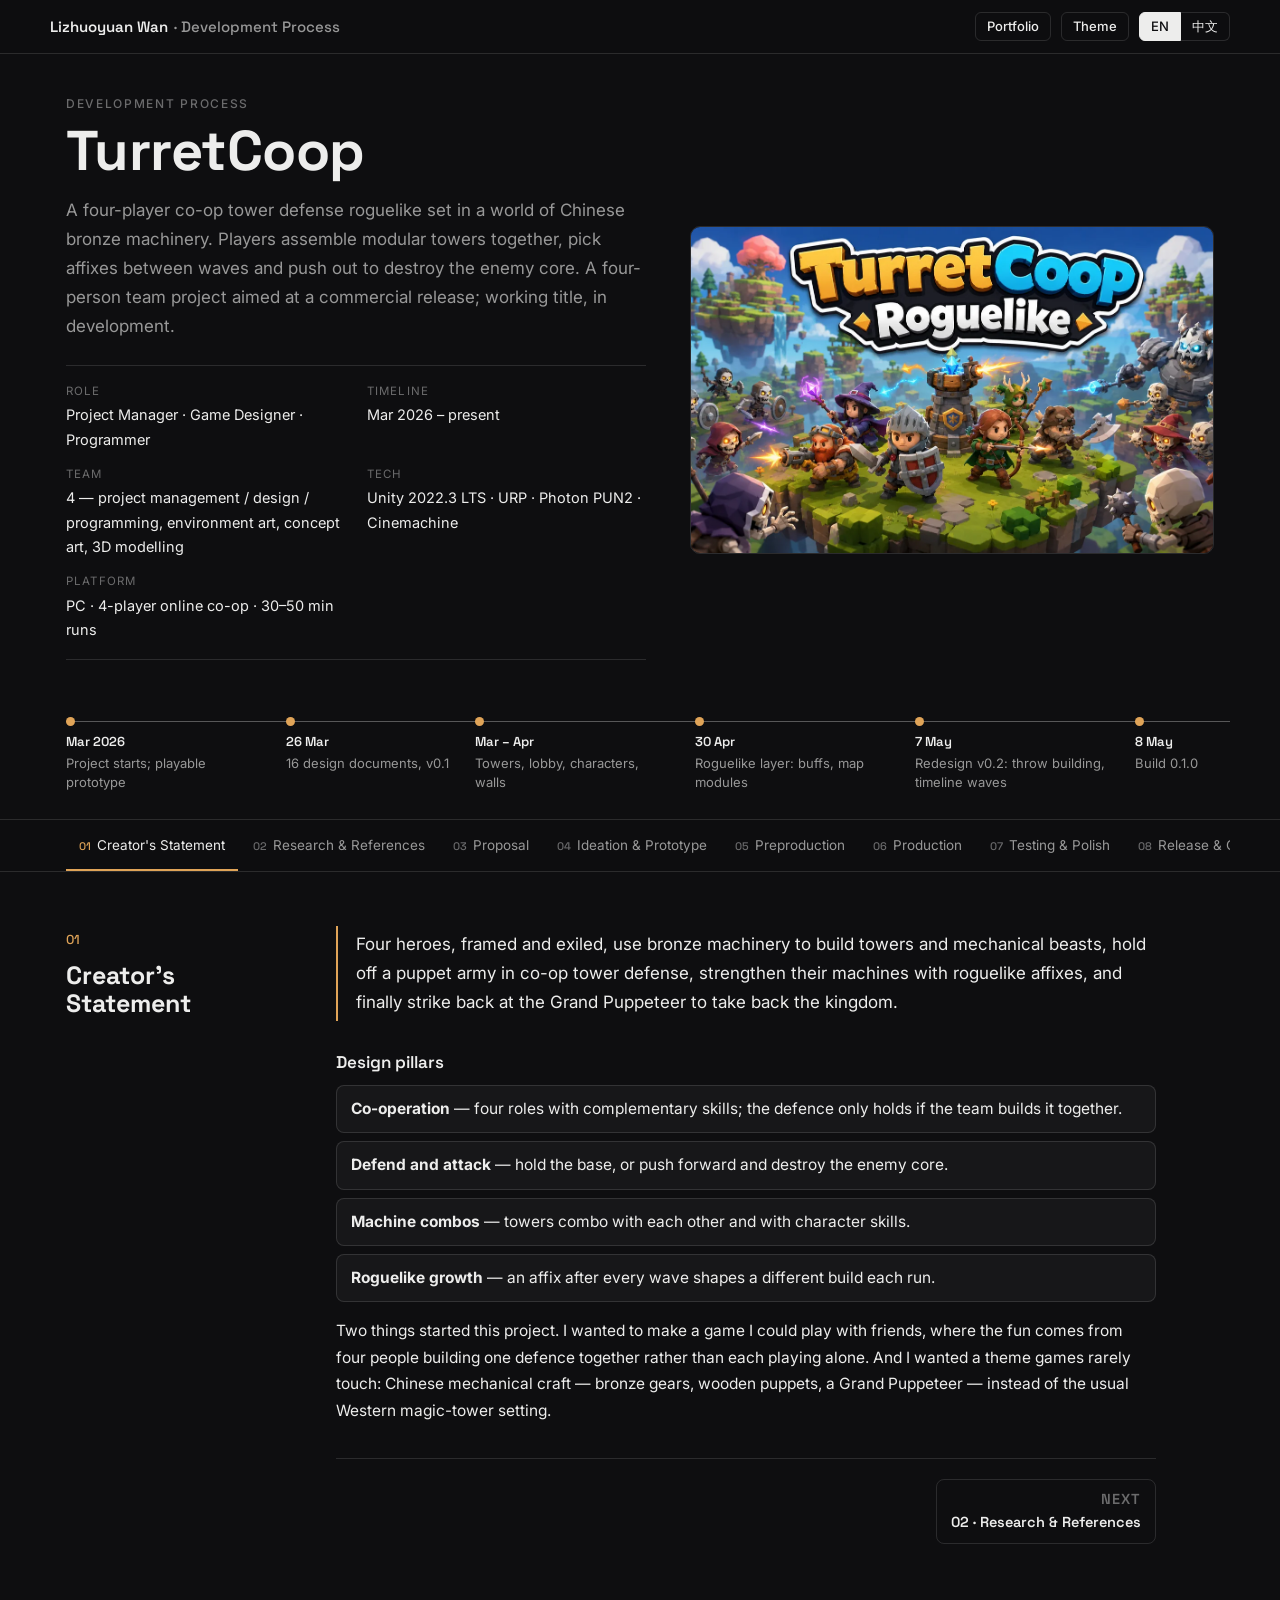
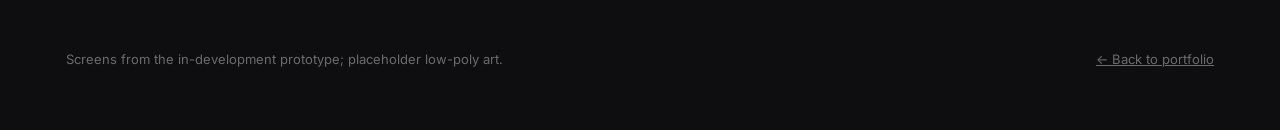
<file: dev-turretcoop.html>
<!doctype html>
<html lang="en" data-lang="en">
<head>
<meta charset="utf-8">
<meta name="viewport" content="width=device-width,initial-scale=1">
<title>TurretCoop — Development Process · Lizhuoyuan Wan</title>
<link rel="icon" href="favicon.svg" type="image/svg+xml">
<link rel="icon" href="favicon-32.png" sizes="32x32" type="image/png">
<link rel="apple-touch-icon" href="apple-touch-icon.png">
<meta name="description" content="A four-player co-op tower defense roguelike set in a world of Chinese bronze machinery. Players assemble modular towers together, pick affixes between waves and push out to destroy the enemy core. A four-person team project aimed at a commercial release; working title, in development.">
<link rel="preconnect" href="https://fonts.googleapis.com">
<link rel="preconnect" href="https://fonts.gstatic.com" crossorigin>
<link href="https://fonts.googleapis.com/css2?family=Inter:wght@400;500;600&family=Space+Grotesk:wght@500;700&display=swap" rel="stylesheet">
<link rel="stylesheet" href="process/process.css">
<script>document.documentElement.classList.add('js');try{if(localStorage.getItem('lizhuoyuan_theme_v2')==='light')document.documentElement.classList.add('theme-light')}catch(e){}</script>
</head>
<body data-slug="turretcoop">
<header class="topbar">
  <a class="brand" href="index.html#work">Lizhuoyuan Wan<span>· <span class="l-en">Development Process</span><span class="l-zh">开发过程</span></span></a>
  <div class="tools">
    <a class="back" href="index.html#work"><span class="l-en">Portfolio</span><span class="l-zh">作品集</span></a>
    <button type="button" class="theme" aria-label="Theme"><span class="l-en">Theme</span><span class="l-zh">主题</span></button>
    <div class="lang"><button type="button" data-set="en">EN</button><button type="button" data-set="zh">中文</button></div>
  </div>
</header>

<section class="hero">
  <div class="hero-text">
    <p class="eyebrow"><span class="l-en">Development process</span><span class="l-zh">开发过程</span></p>
    <h1>TurretCoop</h1>
    <p class="tagline"><span class="l-en">A four-player co-op tower defense roguelike set in a world of Chinese bronze machinery. Players assemble modular towers together, pick affixes between waves and push out to destroy the enemy core. A four-person team project aimed at a commercial release; working title, in development.</span><span class="l-zh">四人合作塔防 + Roguelike，中式青铜机关题材。玩家一起拼装模块化防御塔，波次之间选词条强化，最后反推摧毁敌方核心。四人团队项目，目标是商业发行；暂定名，开发中。</span></p>
    <dl class="meta"><div><dt><span class="l-en">Role</span><span class="l-zh">职责</span></dt><dd><span class="l-en">Project Manager · Game Designer · Programmer</span><span class="l-zh">项目管理 · 策划 · 程序</span></dd></div><div><dt><span class="l-en">Timeline</span><span class="l-zh">时间</span></dt><dd><span class="l-en">Mar 2026 – present</span><span class="l-zh">2026.03 – 至今</span></dd></div><div><dt><span class="l-en">Team</span><span class="l-zh">团队</span></dt><dd><span class="l-en">4 — project management / design / programming, environment art, concept art, 3D modelling</span><span class="l-zh">4 人：项目管理兼策划与程序、环境美术、原画、建模</span></dd></div><div><dt><span class="l-en">Tech</span><span class="l-zh">技术</span></dt><dd><span class="l-en">Unity 2022.3 LTS · URP · Photon PUN2 · Cinemachine</span><span class="l-zh">Unity 2022.3 LTS · URP · Photon PUN2 · Cinemachine</span></dd></div><div><dt><span class="l-en">Platform</span><span class="l-zh">平台</span></dt><dd><span class="l-en">PC · 4-player online co-op · 30–50 min runs</span><span class="l-zh">PC · 四人联机合作 · 单局 30–50 分钟</span></dd></div></dl>
    <div class="links"></div>
  </div>
  <div class="cover"><img src="assets/process/turretcoop/cover.webp" alt="TurretCoop"></div>
</section>
<section class="timeline-wrap"><ol class="timeline"><li class=""><span class="d"><span class="l-en">Mar 2026</span><span class="l-zh">2026.03</span></span><span class="e"><span class="l-en">Project starts; playable prototype</span><span class="l-zh">立项，可玩原型</span></span></li><li class=""><span class="d"><span class="l-en">26 Mar</span><span class="l-zh">03.26</span></span><span class="e"><span class="l-en">16 design documents, v0.1</span><span class="l-zh">16 份策划文档 v0.1</span></span></li><li class=""><span class="d"><span class="l-en">Mar – Apr</span><span class="l-zh">03 – 04</span></span><span class="e"><span class="l-en">Towers, lobby, characters, walls</span><span class="l-zh">防御塔、大厅、角色、城墙</span></span></li><li class=""><span class="d"><span class="l-en">30 Apr</span><span class="l-zh">04.30</span></span><span class="e"><span class="l-en">Roguelike layer: buffs, map modules</span><span class="l-zh">Roguelike 层：Buff、地图模块</span></span></li><li class=""><span class="d"><span class="l-en">7 May</span><span class="l-zh">05.07</span></span><span class="e"><span class="l-en">Redesign v0.2: throw building, timeline waves</span><span class="l-zh">v0.2 改版：抛投建造、时间轴波次</span></span></li><li class=""><span class="d"><span class="l-en">8 May</span><span class="l-zh">05.08</span></span><span class="e"><span class="l-en">Build 0.1.0</span><span class="l-zh">构建 0.1.0</span></span></li></ol></section>
<nav class="phasebar" aria-label="Phases"><div class="phasebar-in"><a href="#statement"><span class="num">01</span><span class="l-en">Creator's Statement</span><span class="l-zh">创作者陈述</span></a><a href="#research"><span class="num">02</span><span class="l-en">Research & References</span><span class="l-zh">调研与参考</span></a><a href="#proposal"><span class="num">03</span><span class="l-en">Proposal</span><span class="l-zh">立项提案</span></a><a href="#ideation"><span class="num">04</span><span class="l-en">Ideation & Prototype</span><span class="l-zh">构思与原型</span></a><a href="#preproduction"><span class="num">05</span><span class="l-en">Preproduction</span><span class="l-zh">前期制作</span></a><a href="#production"><span class="num">06</span><span class="l-en">Production</span><span class="l-zh">制作</span></a><a href="#testing"><span class="num">07</span><span class="l-en">Testing & Polish</span><span class="l-zh">测试与打磨</span></a><a href="#release"><span class="num">08</span><span class="l-en">Release & Operations</span><span class="l-zh">发布与运营</span></a><a href="#next"><span class="num">09</span><span class="l-en">What's Next</span><span class="l-zh">后续计划</span></a><a href="#team"><span class="num">10</span><span class="l-en">Team</span><span class="l-zh">团队</span></a></div></nav>
<main id="phases"><section class="phase" id="statement"><header><span class="num">01</span><h2><span class="l-en">Creator's Statement</span><span class="l-zh">创作者陈述</span></h2></header><div class="body"><blockquote><span class="l-en">Four heroes, framed and exiled, use bronze machinery to build towers and mechanical beasts, hold off a puppet army in co-op tower defense, strengthen their machines with roguelike affixes, and finally strike back at the Grand Puppeteer to take back the kingdom.</span><span class="l-zh">四名被冤枉流放的英雄，利用青铜机关术建造防御塔与机械兽，在合作塔防中抵御木偶大军，通过 Roguelike 词条强化机关，最终反攻大傀儡师夺回王国。</span></blockquote><h3><span class="l-en">Design pillars</span><span class="l-zh">设计支柱</span></h3><ul class="facts"><li><span class="l-en"><b>Co-operation</b> — four roles with complementary skills; the defence only holds if the team builds it together.</span><span class="l-zh"><b>合作协同</b>：四人各司其职，技能互补，防线要团队一起搭。</span></li><li><span class="l-en"><b>Defend and attack</b> — hold the base, or push forward and destroy the enemy core.</span><span class="l-zh"><b>守攻双线</b>：可以纯防守，也可以主动推进摧毁敌方核心。</span></li><li><span class="l-en"><b>Machine combos</b> — towers combo with each other and with character skills.</span><span class="l-zh"><b>机关联动</b>：塔与塔、角色技能与塔之间有联动。</span></li><li><span class="l-en"><b>Roguelike growth</b> — an affix after every wave shapes a different build each run.</span><span class="l-zh"><b>Roguelike 成长</b>：每波后选词条，每局打出不同的 Build。</span></li></ul><p class="l-en">Two things started this project. I wanted to make a game I could play with friends, where the fun comes from four people building one defence together rather than each playing alone. And I wanted a theme games rarely touch: Chinese mechanical craft — bronze gears, wooden puppets, a Grand Puppeteer — instead of the usual Western magic-tower setting.</p><p class="l-zh">这个项目源于两件事。一是想做一款能和朋友一起玩的游戏，乐趣来自四个人合力搭一条防线，而不是各玩各的。二是想用一个游戏里很少见的题材：中式机关术，青铜齿轮、木偶、大傀儡师，而不是常见的西式魔法塔防。</p><nav class="pager"><span></span><a class="pg next" href="#research"><small><span class="l-en">Next</span><span class="l-zh">下一阶段</span></small><span>02 · <span class="l-en">Research & References</span><span class="l-zh">调研与参考</span></span></a></nav></div></section><section class="phase" id="research"><header><span class="num">02</span><h2><span class="l-en">Research & References</span><span class="l-zh">调研与参考</span></h2></header><div class="body"><div class="tbl"><table><thead><tr><th><span class="l-en">Reference</span><span class="l-zh">参考</span></th><th><span class="l-en">What it informs</span><span class="l-zh">借鉴点</span></th></tr></thead><tbody><tr><td>Bloons TD 6</td><td><span class="l-en">Tower types and upgrade branches</span><span class="l-zh">塔种与升级分支</span></td></tr><tr><td>The Riftbreaker</td><td><span class="l-en">Defending and attacking at the same time</span><span class="l-zh">防守与进攻双线</span></td></tr><tr><td>哔哔砰砰大作战</td><td><span class="l-en">Four-player co-op building</span><span class="l-zh">四人合作建造</span></td></tr><tr><td>Orcs Must Die</td><td><span class="l-en">Third-person tower defense with action combat</span><span class="l-zh">第三人称塔防 + 动作</span></td></tr><tr><td>Slay the Spire</td><td><span class="l-en">Rewards between fights and a branching map</span><span class="l-zh">战斗间选奖励、分支地图</span></td></tr><tr><td>League of Legends · Skarner E / Viktor E</td><td><span class="l-en">Warrior charge; Ink-smith trap</span><span class="l-zh">战士冲撞、墨工陷阱的手感</span></td></tr><tr><td>Gunfire Reborn</td><td><span class="l-en">Throw-and-recall for the Swordsman's flying sword</span><span class="l-zh">剑士飞剑的投出与召回</span></td></tr><tr><td>Pikmin · Don't Starve · Sanctum 2</td><td><span class="l-en">Throw feel, held items, aim-to-place building</span><span class="l-zh">抛投手感、手持物表达、瞄点放塔</span></td></tr></tbody></table></div><p class="l-en">For building, the documents explicitly reject the Orcs Must Die style of placing towers with a free mouse cursor, in favour of placement driven by the character's position.</p><p class="l-zh">建造方面，文档明确放弃 Orcs Must Die 那种鼠标光标放塔的方式，改为由角色位置决定放置。</p><nav class="pager"><a class="pg prev" href="#statement"><small><span class="l-en">Previous</span><span class="l-zh">上一阶段</span></small><span>01 · <span class="l-en">Creator's Statement</span><span class="l-zh">创作者陈述</span></span></a><a class="pg next" href="#proposal"><small><span class="l-en">Next</span><span class="l-zh">下一阶段</span></small><span>03 · <span class="l-en">Proposal</span><span class="l-zh">立项提案</span></span></a></nav></div></section><section class="phase" id="proposal"><header><span class="num">03</span><h2><span class="l-en">Proposal</span><span class="l-zh">立项提案</span></h2></header><div class="body"><ul class="facts"><li><span class="l-en"><b>Genre</b> — four-player co-op, third-person top-down tower defense + roguelike, PC.</span><span class="l-zh"><b>类型</b>：四人合作、第三人称俯视角塔防 + Roguelike，PC。</span></li><li><span class="l-en"><b>Audience</b> — core players who like co-op tower defense and strategy.</span><span class="l-zh"><b>目标人群</b>：喜欢合作塔防和策略的核心玩家。</span></li><li><span class="l-en"><b>Win / lose</b> — destroy the enemy Puppet Core; lose if the base, the Machine Heart, reaches 0 HP.</span><span class="l-zh"><b>胜负</b>：摧毁敌方傀儡核心获胜；己方基地「机关之心」HP 归零失败。</span></li><li><span class="l-en"><b>Three routes to victory</b> — hold then counter-attack, push forward with outpost towers, or assemble the mech in the boss phase and charge the core.</span><span class="l-zh"><b>三种胜利路线</b>：稳守反击、建前哨逐步推进、Boss 阶段组装机甲直冲核心。</span></li><li><span class="l-en"><b>World</b> — Mechania; the heroes are framed by the Grand Puppeteer and exiled. A prologue, five chapters and a finale.</span><span class="l-zh"><b>世界观</b>：机关大陆 Mechania，英雄被大傀儡师栽赃流放。序章 + 5 章 + 终章。</span></li><li><span class="l-en"><b>Palette</b> — heroes in bronze, warm gold and verdigris; enemies in dark wood, deep purple and ghost-fire green.</span><span class="l-zh"><b>配色</b>：英雄阵营青铜、暖金、铜绿；敌方深色木材、暗紫、鬼火绿。</span></li></ul><nav class="pager"><a class="pg prev" href="#research"><small><span class="l-en">Previous</span><span class="l-zh">上一阶段</span></small><span>02 · <span class="l-en">Research & References</span><span class="l-zh">调研与参考</span></span></a><a class="pg next" href="#ideation"><small><span class="l-en">Next</span><span class="l-zh">下一阶段</span></small><span>04 · <span class="l-en">Ideation & Prototype</span><span class="l-zh">构思与原型</span></span></a></nav></div></section><section class="phase" id="ideation"><header><span class="num">04</span><h2><span class="l-en">Ideation & Prototype</span><span class="l-zh">构思与原型</span></h2></header><div class="body"><p class="l-en">The prototype came before the documents, to test whether building and fighting in the same space felt good. It covered top-down movement and jumping, occluders that fade when they block the player, a whitebox level, wave spawning, melee with enemy aggro, building health, a first HUD (HP, build hotbar, skill bar), a grid build cursor, baked NavMesh and module sockets that rotate in 90° steps.</p><p class="l-zh">先做原型再写文档，验证在同一空间里边建造边战斗是否好玩。原型包括：俯视角移动跳跃、挡住玩家时渐隐的遮挡物、白盒关卡、波次刷怪、近战与仇恨、建筑血量、第一版 HUD（血量、建造快捷栏、技能栏）、网格建造光标、烘焙 NavMesh，以及可 90° 旋转的模块插槽。</p><figure class="narrow"><img src="assets/process/turretcoop/shot-1.webp" alt="Prototype combat" loading="lazy"><figcaption><span class="l-en">Prototype combat</span><span class="l-zh">原型战斗</span></figcaption></figure><div class="fix"><div><span class="k"><span class="l-en">Found</span><span class="l-zh">发现</span></span><span class="l-en">World-space health bars on buildings did not render or update reliably.</span><span class="l-zh">建筑的世界空间血条渲染和刷新不稳定。</span></div><div><span class="k"><span class="l-en">Changed</span><span class="l-zh">改动</span></span><span class="l-en">About six iterations, ending with prefab-authored positions and no automatic offset.</span><span class="l-zh">迭代约 6 次，最终改为预制体里手动摆位置，去掉自动偏移。</span></div></div><div class="fix"><div><span class="k"><span class="l-en">Found</span><span class="l-zh">发现</span></span><span class="l-en">A temporary rule let melee damage anything, just to test building hit feedback.</span><span class="l-zh">为测试建筑受击反馈，临时让近战能打任何可受伤物体。</span></div><div><span class="k"><span class="l-en">Changed</span><span class="l-zh">改动</span></span><span class="l-en">Reverted; replaced with a dedicated raycast damage debug key.</span><span class="l-zh">撤回，改成专门的射线伤害调试键。</span></div></div><nav class="pager"><a class="pg prev" href="#proposal"><small><span class="l-en">Previous</span><span class="l-zh">上一阶段</span></small><span>03 · <span class="l-en">Proposal</span><span class="l-zh">立项提案</span></span></a><a class="pg next" href="#preproduction"><small><span class="l-en">Next</span><span class="l-zh">下一阶段</span></small><span>05 · <span class="l-en">Preproduction</span><span class="l-zh">前期制作</span></span></a></nav></div></section><section class="phase" id="preproduction"><header><span class="num">05</span><h2><span class="l-en">Preproduction</span><span class="l-zh">前期制作</span></h2></header><div class="body"><p class="l-en">On 26 March 2026, sixteen design documents (v0.1, about 4,000 lines) fixed the design before full production: overview, world, characters, tower modules, tower health, building, walls, barracks, mech, enemies, waves, roguelike affixes, economy, UI and a master numbers table.</p><p class="l-zh">2026 年 3 月 26 日，16 份策划文档（v0.1，约 4000 行）在全面制作前把设计定下来：概述、世界观、角色、塔模块、塔血量、建造、城墙、兵营、机甲、敌人、波次、Roguelike 词条、经济、UI 和数值总表。</p><div class="tbl"><table><thead><tr><th><span class="l-en">System</span><span class="l-zh">系统</span></th><th><span class="l-en">Design</span><span class="l-zh">设计</span></th></tr></thead><tbody><tr><td><span class="l-en">Characters</span><span class="l-zh">角色</span></td><td><span class="l-en">4 heroes, each with 1 passive and 2 skills. HP: Warrior 1200, Swordsman 800, Ink-smith 700, Apothecary 900</span><span class="l-zh">4 名，各 1 被动 + 2 技能。HP：战士 1200 / 剑士 800 / 墨工 700 / 药师 900</span></td></tr><tr><td><span class="l-en">Tower modules</span><span class="l-zh">塔模块</span></td><td><span class="l-en">Base ×4, Body ×3, Top ×6; three levels each. Upgrade costs 50% of base cost; Lv2 +30%, Lv3 +60% and unlocks a special effect</span><span class="l-zh">Base 4 种、Body 3 种、Top 6 种，各 3 级。升级费为造价 50%；Lv2 +30%，Lv3 +60% 并解锁特效</span></td></tr><tr><td><span class="l-en">Tower durability</span><span class="l-zh">塔耐久</span></td><td><span class="l-en">Each module has its own HP; if a lower module breaks, the ones above collapse, 0.2 s apart</span><span class="l-zh">每个模块独立 HP；下层被毁，上层依次坍塌，间隔 0.2 秒</span></td></tr><tr><td><span class="l-en">Enemies</span><span class="l-zh">敌人</span></td><td><span class="l-en">8 puppet types and 3 bosses: Rotwood General 5000 HP / 2 phases, Bronze Spider 8000 / 3, Grand Puppeteer's Shadow 12000 / 3</span><span class="l-zh">8 种木偶 + 3 个 Boss：朽木将军 5000HP / 2 阶段、铜傀巨蛛 8000 / 3、大傀儡师·影 12000 / 3</span></td></tr><tr><td><span class="l-en">Affixes</span><span class="l-zh">词条</span></td><td><span class="l-en">36 affixes; drop rates white 60% / blue 25% / purple 12% / gold 3%; 30 s to choose</span><span class="l-zh">36 个；掉率 白 60% / 蓝 25% / 紫 12% / 金 3%；30 秒选择</span></td></tr><tr><td><span class="l-en">Machine reactions</span><span class="l-zh">机关反应</span></td><td><span class="l-en">Overheat (fire + frost), Superconduct (frost + lightning), Overload (fire + lightning), 2 s window</span><span class="l-zh">过热（火 + 冰）、超导（冰 + 雷）、过载（火 + 雷），触发窗口 2 秒</span></td></tr><tr><td><span class="l-en">Economy</span><span class="l-zh">经济</span></td><td><span class="l-en">Personal wallets, 200 to start, 50 per wave, +15 per medal across 4 medal types, 50% for assists, 50% refund on dismantle</span><span class="l-zh">个人钱包，初始 200；每波 50；4 类金牌每枚 +15；助攻拿 50%；拆除退 50%</span></td></tr><tr><td><span class="l-en">Scaling</span><span class="l-zh">缩放</span></td><td><span class="l-en">Enemy HP +12% per room, damage +6%, gold +9.6% — gold grows slower than threat to avoid snowballing</span><span class="l-zh">每房间敌人 HP +12%、伤害 +6%、金币 +9.6%，金币增长慢于威胁，避免滚雪球</span></td></tr><tr><td><span class="l-en">Walls / barracks / mech</span><span class="l-zh">城墙 / 兵营 / 机甲</span></td><td><span class="l-en">Wall 300 HP for 40 gold; enemies break walls when the detour is over 2×. Barracks 500 HP, 4 unit types. Mech: 5 slots, 1–4 pilots, 120 s</span><span class="l-zh">墙 300HP / 40 金，绕路超过 2 倍就破墙。兵营 500HP、4 兵种。机甲 5 插槽、1–4 人驾驶、持续 120 秒</span></td></tr></tbody></table></div><h3><span class="l-en">Characters and art direction</span><span class="l-zh">角色与美术方向</span></h3><p class="l-en">Four animal-folk heroes, each a different role: the Warrior (tank), the Swordsman (mobile melee with a floating companion blade), the Ink-smith (a raccoon builder whose passive buffs every machine within 8 m) and the Apothecary (support). Concept art and the turnaround sheets are by the team's concept artist; the demo uses low-poly placeholders in-engine while the bronze look is developed.</p><p class="l-zh">四名兽人英雄各司其职：战士（坦克）、剑士（高机动近战，身旁有一把自主飞剑）、墨工（浣熊族建造者，被动强化 8 米内所有机关）、药师（辅助）。概念图和三视图由团队原画绘制；Demo 阶段引擎内先用 Low Poly 占位，青铜风格美术逐步替换。</p><div class="grid c2"><figure class=""><img src="assets/process/turretcoop/concept-warrior.webp" alt="Warrior concept" loading="lazy"><figcaption><span class="l-en">Warrior concept</span><span class="l-zh">战士概念图</span></figcaption></figure><figure class=""><img src="assets/process/turretcoop/concept-swordsman.webp" alt="Swordsman concept" loading="lazy"><figcaption><span class="l-en">Swordsman concept</span><span class="l-zh">剑士概念图</span></figcaption></figure></div><figure class="wide"><img src="assets/process/turretcoop/turnaround-inksmith.webp" alt="Ink-smith turnaround sheet" loading="lazy"><figcaption><span class="l-en">Ink-smith turnaround sheet</span><span class="l-zh">墨工三视图</span></figcaption></figure><ul class=""><li><span class="l-en"><b>Medals</b> — "tanks earn by taking hits, healers by healing, builders by building", so every role gets paid for its job.</span><span class="l-zh"><b>金牌</b>：「坦克靠挨打赚钱，奶妈靠治疗赚钱，建造者靠造塔赚钱」，每种职责都有收入。</span></li><li><span class="l-en"><b>Free repair</b> — to encourage players to maintain the defence actively.</span><span class="l-zh"><b>免费修理</b>：鼓励玩家主动维护防线。</span></li><li><span class="l-en"><b>Walls</b> — cheap consumables, not permanent investments.</span><span class="l-zh"><b>城墙</b>：定位为廉价消耗品。</span></li><li><span class="l-en"><b>Network</b> — the master client is authoritative for waves, enemy AI and damage; state syncs through RPCs and room properties.</span><span class="l-zh"><b>网络</b>：主客户端对波次、敌人 AI、伤害做权威判定，状态用 RPC 和房间属性同步。</span></li></ul><nav class="pager"><a class="pg prev" href="#ideation"><small><span class="l-en">Previous</span><span class="l-zh">上一阶段</span></small><span>04 · <span class="l-en">Ideation & Prototype</span><span class="l-zh">构思与原型</span></span></a><a class="pg next" href="#production"><small><span class="l-en">Next</span><span class="l-zh">下一阶段</span></small><span>06 · <span class="l-en">Production</span><span class="l-zh">制作</span></span></a></nav></div></section><section class="phase" id="production"><header><span class="num">06</span><h2><span class="l-en">Production</span><span class="l-zh">制作</span></h2></header><div class="body"><h3><span class="l-en">Modular towers</span><span class="l-zh">模块化防御塔</span></h3><p class="l-en">Towers assemble bottom-up — Base, Body, Top — and a twin base holds two bodies. Built so far: an archer top with target leading, crits and piercing; a mortar that calculates its own arc and has AoE falloff; and a flamethrower with cone damage ticks that walls can block.</p><p class="l-zh">防御塔自下而上拼装：Base → Body → Top，双联底座可以放两个 Body。已实现的攻击模块：弓箭（预判提前量、暴击、穿透）、迫击炮（自动计算弹道角、范围伤害衰减）、火焰喷射（锥形持续伤害，可被遮挡）。</p><div class="grid c2"><figure class=""><img src="assets/process/turretcoop/shot-2.webp" alt="Modular part picker: Base / Body / Top" loading="lazy"><figcaption><span class="l-en">Modular part picker: Base / Body / Top</span><span class="l-zh">模块选择：底座 / 塔身 / 塔顶</span></figcaption></figure><figure class=""><img src="assets/process/turretcoop/shot-4.webp" alt="Placing buildings on the battlefield" loading="lazy"><figcaption><span class="l-en">Placing buildings on the battlefield</span><span class="l-zh">在战场上放置建筑</span></figcaption></figure></div><div class="fix"><div><span class="k"><span class="l-en">Found</span><span class="l-zh">发现</span></span><span class="l-en">Stacked modules floated or sank because each model's pivot was different.</span><span class="l-zh">每个模型的轴心不同，叠起来的模块会悬空或陷进去。</span></div><div><span class="k"><span class="l-en">Changed</span><span class="l-zh">改动</span></span><span class="l-en">About ten attempts (renderer bounds, mesh bounds, world-up); settled on an explicit bottom anchor in each module.</span><span class="l-zh">尝试约 10 次（渲染包围盒、网格包围盒、世界朝上），最终在每个模块里放明确的底部锚点。</span></div></div><h3><span class="l-en">Characters, lobby and roguelike layer</span><span class="l-zh">角色、大厅与 Roguelike 层</span></h3><ul class=""><li><span class="l-en">Start flow for single player and Photon multiplayer: create or join a room, pick characters, load in.</span><span class="l-zh">单人与 Photon 多人开局流程：建房或加入、选角色、进入关卡。</span></li><li><span class="l-en">Four characters with skills and the medal tracker; hammer building with repair.</span><span class="l-zh">4 名角色技能与金牌统计；锤击建造与修理。</span></li><li><span class="l-en">Walls and gates that auto-connect across six mesh shapes.</span><span class="l-zh">城墙与城门，6 种网格形态自动连接。</span></li><li><span class="l-en">Buff and experience systems with a selection screen; wave patterns as data; a map-module editor tool.</span><span class="l-zh">Buff 与经验系统及选择界面；波次配置数据化；地图模块编辑器工具。</span></li></ul><figure class="narrow"><img src="assets/process/turretcoop/shot-3.webp" alt="Roguelike upgrade selection" loading="lazy"><figcaption><span class="l-en">Roguelike upgrade selection</span><span class="l-zh">Roguelike 升级选择</span></figcaption></figure><h3><span class="l-en">Redesign v0.2 · 7 May 2026</span><span class="l-zh">v0.2 改版 · 2026.05.07</span></h3><div class="fix"><div><span class="k"><span class="l-en">Found</span><span class="l-zh">发现</span></span><span class="l-en">Hammer building made players stand still through a construction timer, and the placement ranges and territory overlay added rules without adding play.</span><span class="l-zh">锤击建造让玩家站着等施工，放置范围和领地覆盖层增加了规则却没增加乐趣。</span></div><div><span class="k"><span class="l-en">Changed</span><span class="l-zh">改动</span></span><span class="l-en">Throw building: carry a part and throw it into place. Goals written in the doc: stronger physical presence, positioning as strategy, no construction wait.</span><span class="l-zh">改为抛投建造：拿着部件扔到位置上。文档写明的目标：强化角色的物理临场感、走位即策略、去掉施工等待。</span></div></div><div class="fix"><div><span class="k"><span class="l-en">Found</span><span class="l-zh">发现</span></span><span class="l-en">One recipe per map module made waves hard to author and to keep in sync.</span><span class="l-zh">每个地图模块一份刷怪配方，难以编写也难以同步。</span></div><div><span class="k"><span class="l-en">Changed</span><span class="l-zh">改动</span></span><span class="l-en">Timeline stacking: 3 layers × 16 stages, timelines reset per layer, one run seed keeps all four clients identical.</span><span class="l-zh">改为时间轴堆叠：3 大层 × 16 关，换层时时间轴清零，同一个 Run Seed 保证四端一致。</span></div></div><div class="fix"><div><span class="k"><span class="l-en">Found</span><span class="l-zh">发现</span></span><span class="l-en">Enemies pushed each other and jittered around targets.</span><span class="l-zh">敌人互相推挤，在目标附近抖动。</span></div><div><span class="k"><span class="l-en">Changed</span><span class="l-zh">改动</span></span><span class="l-en">Target priority player (8 m) > building (18 m) > base, plus a four-step anti-push guard.</span><span class="l-zh">目标优先级改为 玩家 8 米 > 建筑 18 米 > 基地，并加入四步防推挤保护。</span></div></div><p class="l-en">Since the redesign, throw building, timeline-stacked waves, the seeded branching path map and Wave Function Collapse terrain generation for map modules have all been implemented.</p><p class="l-zh">改版之后，抛投建造、时间轴堆叠波次、按 Seed 生成的分支路径地图，以及地图模块的波函数坍塌（WFC）地形生成都已实现。</p><h3><span class="l-en">Workflow</span><span class="l-zh">工作流程</span></h3><p class="l-en">Development runs with AI coding agents, Claude Code and Codex, each task on its own pull-request branch that I review and merge. A project rules file sets how they work: check how existing games solve a feature before building it, and verify every visual change with an in-editor screenshot through Unity MCP, iterating until it meets the target.</p><p class="l-zh">开发中使用 Claude Code 和 Codex 等 AI 编程代理，每个任务在独立的 PR 分支上完成，由我审核后合并。项目规则文件规定了它们的工作方式：做功能前先参考现有游戏的做法；每次视觉修改都通过 Unity MCP 在编辑器内截图验证，不达标就继续迭代。</p><h3><span class="l-en">Art in production</span><span class="l-zh">制作中的美术</span></h3><p class="l-en">Tower tops go from sketch to painted concept to 3D model: the catapult top and stone ball and the Ink-smith character are modelled from the concept sheets by the team's 3D artist. The Ink-smith's skill icons — passive, Resonance Matrix and Machine Beast — use the same bronze-and-verdigris palette.</p><p class="l-zh">塔顶从草图到原画再到 3D 模型：投石塔顶、石弹和墨工角色都由团队建模按概念图制作。墨工的技能图标（被动、震荡矩阵、机关兽）沿用青铜与铜绿配色。</p><div class="grid c3"><figure class=""><img src="assets/process/turretcoop/concept-catapult.webp" alt="Catapult top sketch" loading="lazy"><figcaption><span class="l-en">Catapult top sketch</span><span class="l-zh">投石塔顶草图</span></figcaption></figure><figure class=""><img src="assets/process/turretcoop/art-catapult-top.webp" alt="Catapult top, painted concept" loading="lazy"><figcaption><span class="l-en">Catapult top, painted concept</span><span class="l-zh">投石塔顶原画</span></figcaption></figure><figure class=""><img src="assets/process/turretcoop/art-flame-top.webp" alt="Flamethrower top, painted concept" loading="lazy"><figcaption><span class="l-en">Flamethrower top, painted concept</span><span class="l-zh">喷火塔顶原画</span></figcaption></figure></div><div class="grid c3"><figure class=""><img src="assets/process/turretcoop/icon-inksmith-p.webp" alt="Passive: Machine Craft" loading="lazy"><figcaption><span class="l-en">Passive: Machine Craft</span><span class="l-zh">被动：机关术</span></figcaption></figure><figure class=""><img src="assets/process/turretcoop/icon-inksmith-q.webp" alt="Skill 1: Resonance Matrix" loading="lazy"><figcaption><span class="l-en">Skill 1: Resonance Matrix</span><span class="l-zh">技能 1：震荡矩阵</span></figcaption></figure><figure class=""><img src="assets/process/turretcoop/icon-inksmith-e.webp" alt="Skill 2: Machine Beast" loading="lazy"><figcaption><span class="l-en">Skill 2: Machine Beast</span><span class="l-zh">技能 2：机关兽</span></figcaption></figure></div><nav class="pager"><a class="pg prev" href="#preproduction"><small><span class="l-en">Previous</span><span class="l-zh">上一阶段</span></small><span>05 · <span class="l-en">Preproduction</span><span class="l-zh">前期制作</span></span></a><a class="pg next" href="#testing"><small><span class="l-en">Next</span><span class="l-zh">下一阶段</span></small><span>07 · <span class="l-en">Testing & Polish</span><span class="l-zh">测试与打磨</span></span></a></nav></div></section><section class="phase" id="testing"><header><span class="num">07</span><h2><span class="l-en">Testing & Polish</span><span class="l-zh">测试与打磨</span></h2></header><div class="body"><ul class=""><li><span class="l-en">Debug tools: raycast damage key, spawn pipeline tester, socket alignment logs.</span><span class="l-zh">调试工具：射线伤害键、刷怪管线测试器、插槽对齐日志。</span></li><li><span class="l-en">Hit feedback on buildings: flash, shake and sound.</span><span class="l-zh">建筑受击反馈：闪烁、震动、音效。</span></li><li><span class="l-en">Fixes: enemy jitter, projectiles briefly ignoring their own tower, a collider error on non-convex meshes.</span><span class="l-zh">修复：敌人抖动、弹体短暂忽略自身塔的碰撞、非凸碰撞体报错。</span></li></ul><p class="l-en">Testing so far is internal: the team plays each build itself. The v0.2 redesign came out of that play — standing still through a build timer felt wrong in a game about running around the battlefield, and hand-authored wave recipes were too slow to iterate on.</p><p class="l-zh">目前的测试都是团队内部试玩。v0.2 改版就是这样来的：在一个到处跑位的游戏里站着等施工计时很别扭，手写的波次配方也太难迭代。</p><nav class="pager"><a class="pg prev" href="#production"><small><span class="l-en">Previous</span><span class="l-zh">上一阶段</span></small><span>06 · <span class="l-en">Production</span><span class="l-zh">制作</span></span></a><a class="pg next" href="#release"><small><span class="l-en">Next</span><span class="l-zh">下一阶段</span></small><span>08 · <span class="l-en">Release & Operations</span><span class="l-zh">发布与运营</span></span></a></nav></div></section><section class="phase" id="release"><header><span class="num">08</span><h2><span class="l-en">Release & Operations</span><span class="l-zh">发布与运营</span></h2></header><div class="body"><p class="l-en">Build 0.1.0 of Turret Coop was made on 8 May 2026 for internal play; online co-op has been tested with two players over Photon. The build has not been shown publicly. The goal is a commercial release, with competitions along the way.</p><p class="l-zh">2026 年 5 月 8 日打出 Turret Coop 0.1.0 构建，用于内部试玩；通过 Photon 测试过两人联机。构建还没有公开展示过。目标是商业发行，过程中参加比赛。</p><nav class="pager"><a class="pg prev" href="#testing"><small><span class="l-en">Previous</span><span class="l-zh">上一阶段</span></small><span>07 · <span class="l-en">Testing & Polish</span><span class="l-zh">测试与打磨</span></span></a><a class="pg next" href="#next"><small><span class="l-en">Next</span><span class="l-zh">下一阶段</span></small><span>09 · <span class="l-en">What's Next</span><span class="l-zh">后续计划</span></span></a></nav></div></section><section class="phase" id="next"><header><span class="num">09</span><h2><span class="l-en">What's Next</span><span class="l-zh">后续计划</span></h2></header><div class="body"><h3><span class="l-en">Demo goals</span><span class="l-zh">Demo 目标</span></h3><ul class="facts"><li><span class="l-en">Four-player online sync</span><span class="l-zh">四人联机同步</span></li><li><span class="l-en">3 tower types, 3 enemy types</span><span class="l-zh">3 种塔、3 种敌人</span></li><li><span class="l-en">6 waves and 1 boss</span><span class="l-zh">6 波 + 1 个 Boss</span></li><li><span class="l-en">5 affixes and basic medals</span><span class="l-zh">5 个词条、基础金牌</span></li></ul><h3><span class="l-en">Designed, not built yet</span><span class="l-zh">已设计、未实现</span></h3><ul class=""><li><span class="l-en">Barracks and unit production; the combinable mech</span><span class="l-zh">兵营与单位生产；可合体机甲</span></li><li><span class="l-en">Elemental machine reactions, random events, a machine codex</span><span class="l-zh">元素机关反应、随机事件、机关图鉴</span></li><li><span class="l-en">Final bronze art in place of low-poly placeholders; progression across runs</span><span class="l-zh">用正式青铜美术替换 Low Poly 占位；跨局成长</span></li></ul><h3><span class="l-en">Open design questions</span><span class="l-zh">待定设计问题</span></h3><ul class=""><li><span class="l-en">Which key triggers repair after throw building replaced the hammer</span><span class="l-zh">抛投建造取代锤子后，修理由哪个键触发</span></li><li><span class="l-en">How dismantling and moving towers work with throwing</span><span class="l-zh">拆除和搬运怎么适配抛投</span></li><li><span class="l-en">Protection while a player has a menu open</span><span class="l-zh">玩家打开菜单时的保护</span></li><li><span class="l-en">Whether thrown parts collide with teammates</span><span class="l-zh">抛出的部件会不会砸到队友</span></li></ul><nav class="pager"><a class="pg prev" href="#release"><small><span class="l-en">Previous</span><span class="l-zh">上一阶段</span></small><span>08 · <span class="l-en">Release & Operations</span><span class="l-zh">发布与运营</span></span></a><a class="pg next" href="#team"><small><span class="l-en">Next</span><span class="l-zh">下一阶段</span></small><span>10 · <span class="l-en">Team</span><span class="l-zh">团队</span></span></a></nav></div></section><section class="phase" id="team"><header><span class="num">10</span><h2><span class="l-en">Team</span><span class="l-zh">团队</span></h2></header><div class="body"><ul class=""><li><span class="l-en"><b>Lizhuoyuan Wan</b> — project management, game design, programming</span><span class="l-zh"><b>万李卓圜</b>：项目管理、策划、程序</span></li><li><span class="l-en"><b>Environment artist</b> — level whitebox, terrain, environment assets, toon shaders</span><span class="l-zh"><b>环境美术</b>：关卡白盒、地形、环境资源、卡通着色器</span></li><li><span class="l-en"><b>Concept artist</b> — character concepts and turnaround sheets, tower concepts, skill icons</span><span class="l-zh"><b>原画</b>：角色概念图与三视图、塔的原画、技能图标</span></li><li><span class="l-en"><b>3D artist</b> — character and tower module models</span><span class="l-zh"><b>建模</b>：角色与塔模块模型</span></li></ul><nav class="pager"><a class="pg prev" href="#next"><small><span class="l-en">Previous</span><span class="l-zh">上一阶段</span></small><span>09 · <span class="l-en">What's Next</span><span class="l-zh">后续计划</span></span></a></nav></div></section></main>
<footer class="foot"><p><span class="l-en">Screens from the in-development prototype; placeholder low-poly art.</span><span class="l-zh">截图来自开发中的原型，美术为 Low Poly 占位资源。</span></p><p><a href="index.html#work"><span class="l-en">← Back to portfolio</span><span class="l-zh">← 返回作品集</span></a></p></footer>
<script src="process/process.js"></script>
</body>
</html>
</file>
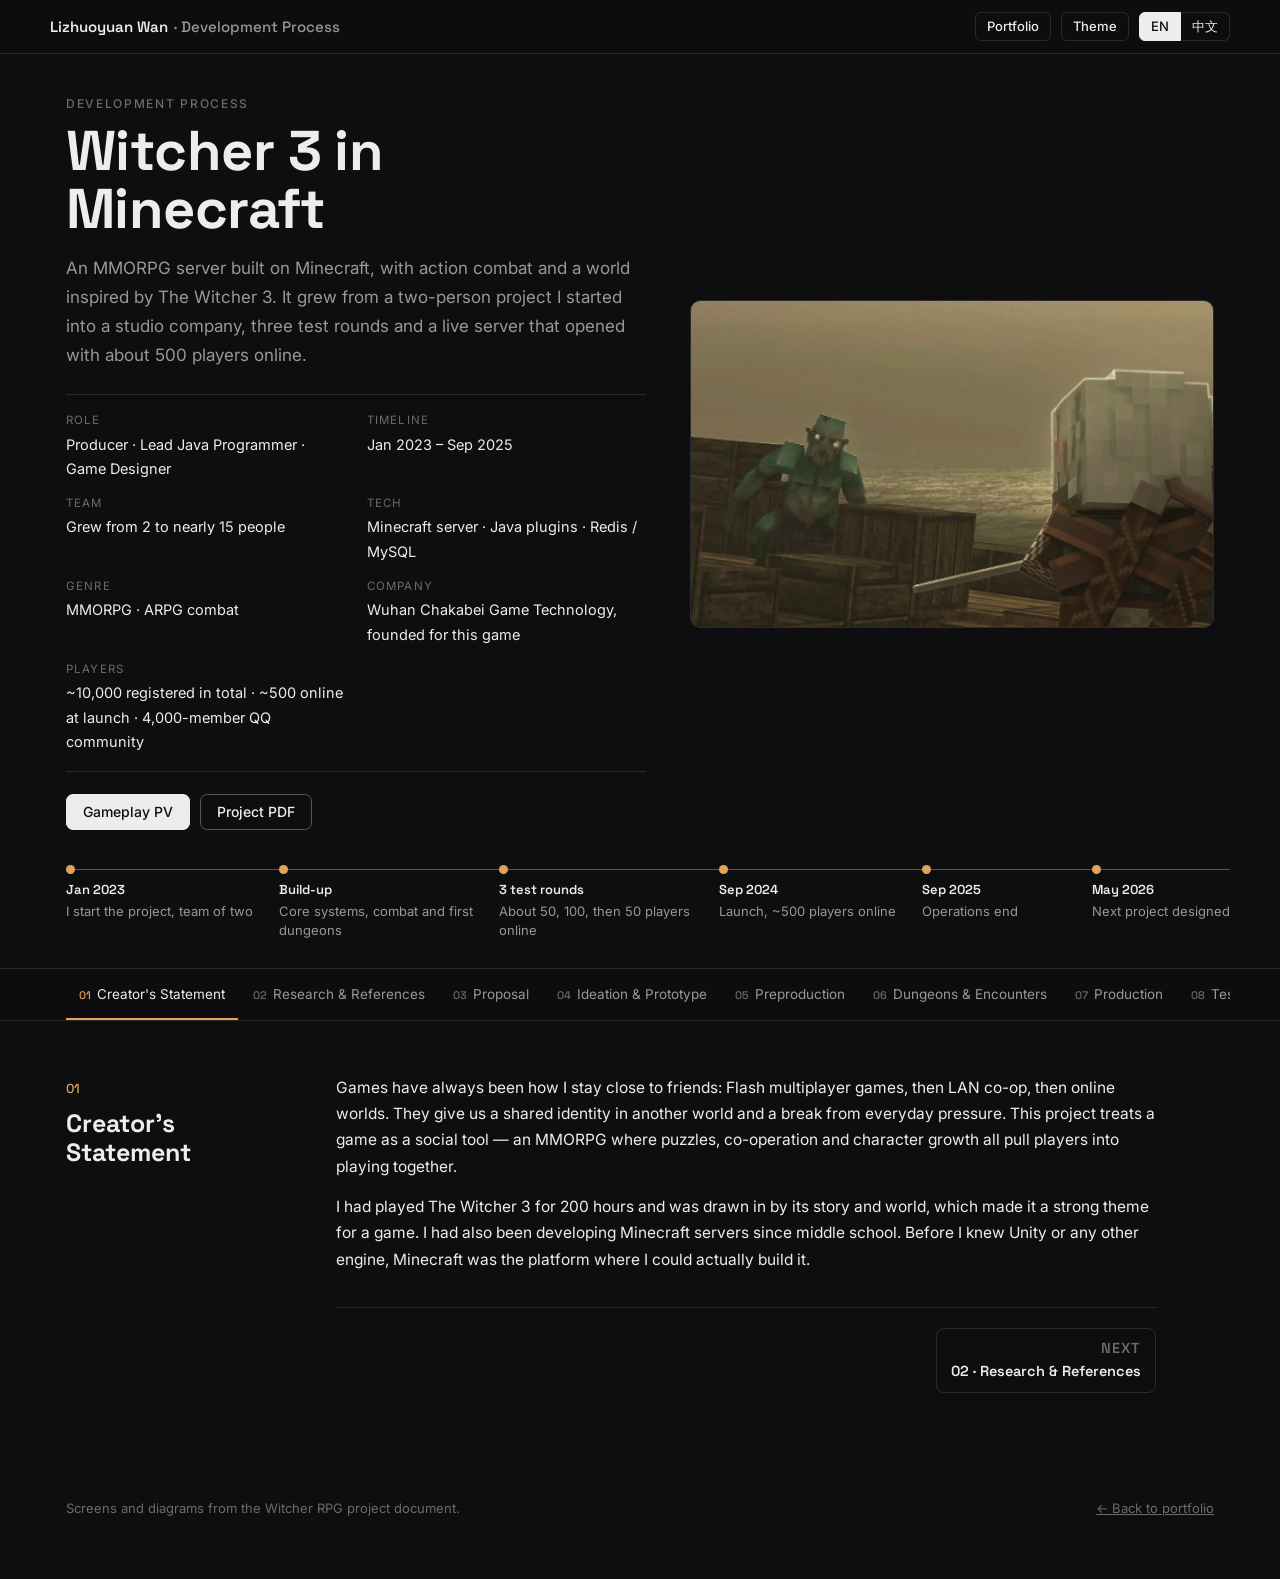
<file: dev-witcher.html>
<!doctype html>
<html lang="en" data-lang="en">
<head>
<meta charset="utf-8">
<meta name="viewport" content="width=device-width,initial-scale=1">
<title>Witcher 3 in Minecraft — Development Process · Lizhuoyuan Wan</title>
<link rel="icon" href="favicon.svg" type="image/svg+xml">
<link rel="icon" href="favicon-32.png" sizes="32x32" type="image/png">
<link rel="apple-touch-icon" href="apple-touch-icon.png">
<meta name="description" content="An MMORPG server built on Minecraft, with action combat and a world inspired by The Witcher 3. It grew from a two-person project I started into a studio company, three test rounds and a live server that opened with about 500 players online.">
<link rel="preconnect" href="https://fonts.googleapis.com">
<link rel="preconnect" href="https://fonts.gstatic.com" crossorigin>
<link href="https://fonts.googleapis.com/css2?family=Inter:wght@400;500;600&family=Space+Grotesk:wght@500;700&display=swap" rel="stylesheet">
<link rel="stylesheet" href="process/process.css">
<script>document.documentElement.classList.add('js');try{if(localStorage.getItem('lizhuoyuan_theme_v2')==='light')document.documentElement.classList.add('theme-light')}catch(e){}</script>
</head>
<body data-slug="witcher">
<header class="topbar">
  <a class="brand" href="index.html#work">Lizhuoyuan Wan<span>· <span class="l-en">Development Process</span><span class="l-zh">开发过程</span></span></a>
  <div class="tools">
    <a class="back" href="index.html#work"><span class="l-en">Portfolio</span><span class="l-zh">作品集</span></a>
    <button type="button" class="theme" aria-label="Theme"><span class="l-en">Theme</span><span class="l-zh">主题</span></button>
    <div class="lang"><button type="button" data-set="en">EN</button><button type="button" data-set="zh">中文</button></div>
  </div>
</header>

<section class="hero">
  <div class="hero-text">
    <p class="eyebrow"><span class="l-en">Development process</span><span class="l-zh">开发过程</span></p>
    <h1>Witcher 3 in Minecraft</h1>
    <p class="tagline"><span class="l-en">An MMORPG server built on Minecraft, with action combat and a world inspired by The Witcher 3. It grew from a two-person project I started into a studio company, three test rounds and a live server that opened with about 500 players online.</span><span class="l-zh">基于《我的世界》的 MMORPG 服务器，动作战斗和世界观取材《巫师 3》。从我发起的两人项目，发展为专门成立的游戏公司，经过三轮测试后正式开服，开服同时在线约 500 人。</span></p>
    <dl class="meta"><div><dt><span class="l-en">Role</span><span class="l-zh">职责</span></dt><dd><span class="l-en">Producer · Lead Java Programmer · Game Designer</span><span class="l-zh">制作人 · Java 主程 · 策划</span></dd></div><div><dt><span class="l-en">Timeline</span><span class="l-zh">时间</span></dt><dd><span class="l-en">Jan 2023 – Sep 2025</span><span class="l-zh">2023.01 – 2025.09</span></dd></div><div><dt><span class="l-en">Team</span><span class="l-zh">团队</span></dt><dd><span class="l-en">Grew from 2 to nearly 15 people</span><span class="l-zh">从 2 人发展到近 15 人</span></dd></div><div><dt><span class="l-en">Tech</span><span class="l-zh">技术</span></dt><dd><span class="l-en">Minecraft server · Java plugins · Redis / MySQL</span><span class="l-zh">Minecraft 服务端 · Java 插件 · Redis / MySQL</span></dd></div><div><dt><span class="l-en">Genre</span><span class="l-zh">类型</span></dt><dd><span class="l-en">MMORPG · ARPG combat</span><span class="l-zh">MMORPG · 动作战斗</span></dd></div><div><dt><span class="l-en">Company</span><span class="l-zh">公司</span></dt><dd><span class="l-en">Wuhan Chakabei Game Technology, founded for this game</span><span class="l-zh">武汉茶卡贝游戏科技有限公司，为本项目成立</span></dd></div><div><dt><span class="l-en">Players</span><span class="l-zh">玩家</span></dt><dd><span class="l-en">~10,000 registered in total · ~500 online at launch · 4,000-member QQ community</span><span class="l-zh">累计注册约 10,000 · 开服同时在线约 500 · QQ 群共约 4000 人</span></dd></div></dl>
    <div class="links"><a class="btn" href="https://www.bilibili.com/video/BV1ELY1eKEmN" target="_blank" rel="noopener"><span class="l-en">Gameplay PV</span><span class="l-zh">实机 PV</span></a><a class="btn" href="pdf/project-1.pdf" target="_blank" rel="noopener"><span class="l-en">Project PDF</span><span class="l-zh">项目 PDF</span></a></div>
  </div>
  <div class="cover"><img src="assets/process/witcher/cover.webp" alt="Witcher 3 in Minecraft"></div>
</section>
<section class="timeline-wrap"><ol class="timeline"><li class=""><span class="d"><span class="l-en">Jan 2023</span><span class="l-zh">2023.01</span></span><span class="e"><span class="l-en">I start the project, team of two</span><span class="l-zh">我发起项目，两人起步</span></span></li><li class=""><span class="d"><span class="l-en">Build-up</span><span class="l-zh">搭建期</span></span><span class="e"><span class="l-en">Core systems, combat and first dungeons</span><span class="l-zh">核心系统、战斗与首批副本</span></span></li><li class=""><span class="d"><span class="l-en">3 test rounds</span><span class="l-zh">三轮测试</span></span><span class="e"><span class="l-en">About 50, 100, then 50 players online</span><span class="l-zh">同时在线约 50、100、50 人</span></span></li><li class=""><span class="d"><span class="l-en">Sep 2024</span><span class="l-zh">2024.09</span></span><span class="e"><span class="l-en">Launch, ~500 players online</span><span class="l-zh">正式开服，在线约 500 人</span></span></li><li class=""><span class="d"><span class="l-en">Sep 2025</span><span class="l-zh">2025.09</span></span><span class="e"><span class="l-en">Operations end</span><span class="l-zh">停止运营</span></span></li><li class=""><span class="d"><span class="l-en">May 2026</span><span class="l-zh">2026.05</span></span><span class="e"><span class="l-en">Next project designed</span><span class="l-zh">续作开始策划</span></span></li></ol></section>
<nav class="phasebar" aria-label="Phases"><div class="phasebar-in"><a href="#statement"><span class="num">01</span><span class="l-en">Creator's Statement</span><span class="l-zh">创作者陈述</span></a><a href="#research"><span class="num">02</span><span class="l-en">Research & References</span><span class="l-zh">调研与参考</span></a><a href="#proposal"><span class="num">03</span><span class="l-en">Proposal</span><span class="l-zh">立项提案</span></a><a href="#ideation"><span class="num">04</span><span class="l-en">Ideation & Prototype</span><span class="l-zh">构思与原型</span></a><a href="#preproduction"><span class="num">05</span><span class="l-en">Preproduction</span><span class="l-zh">前期制作</span></a><a href="#dungeons"><span class="num">06</span><span class="l-en">Dungeons & Encounters</span><span class="l-zh">副本与遭遇战</span></a><a href="#production"><span class="num">07</span><span class="l-en">Production</span><span class="l-zh">制作</span></a><a href="#testing"><span class="num">08</span><span class="l-en">Testing & Polish</span><span class="l-zh">测试与打磨</span></a><a href="#release"><span class="num">09</span><span class="l-en">Release & Operations</span><span class="l-zh">发布与运营</span></a><a href="#next"><span class="num">10</span><span class="l-en">What's Next</span><span class="l-zh">后续计划</span></a><a href="#team"><span class="num">11</span><span class="l-en">Team</span><span class="l-zh">团队</span></a></div></nav>
<main id="phases"><section class="phase" id="statement"><header><span class="num">01</span><h2><span class="l-en">Creator's Statement</span><span class="l-zh">创作者陈述</span></h2></header><div class="body"><p class="l-en">Games have always been how I stay close to friends: Flash multiplayer games, then LAN co-op, then online worlds. They give us a shared identity in another world and a break from everyday pressure. This project treats a game as a social tool — an MMORPG where puzzles, co-operation and character growth all pull players into playing together.</p><p class="l-zh">对我来说，游戏一直是和朋友保持联系的方式：从 Flash 多人小游戏，到局域网合作，再到网络游戏。它让我们在另一个世界里有共同的身份，也能暂时放下日常的压力。这个项目就是把游戏当作社交工具：一个用解谜、合作和角色成长把玩家拉到一起玩的 MMORPG。</p><p class="l-en">I had played The Witcher 3 for 200 hours and was drawn in by its story and world, which made it a strong theme for a game. I had also been developing Minecraft servers since middle school. Before I knew Unity or any other engine, Minecraft was the platform where I could actually build it.</p><p class="l-zh">我自己玩了 200 小时《巫师 3》，被它的剧情和世界观深深吸引，觉得这是很好的游戏题材。我从初中就开始做 Minecraft 服务器开发。那时我还不会 Unity 等引擎，Minecraft 就是我能真正把这个游戏做出来的平台。</p><nav class="pager"><span></span><a class="pg next" href="#research"><small><span class="l-en">Next</span><span class="l-zh">下一阶段</span></small><span>02 · <span class="l-en">Research & References</span><span class="l-zh">调研与参考</span></span></a></nav></div></section><section class="phase" id="research"><header><span class="num">02</span><h2><span class="l-en">Research & References</span><span class="l-zh">调研与参考</span></h2></header><div class="body"><h3><span class="l-en">Reference games</span><span class="l-zh">参考游戏</span></h3><p class="l-en">The team studied many games. MMOs such as World of Warcraft were the main reference for group play, class roles and boss mechanics; The Witcher 3 set the world and tone.</p><p class="l-zh">团队调研了很多游戏。《魔兽世界》等 MMO 是组队玩法、职业定位和 Boss 机制的主要参考，《巫师 3》决定了世界观和基调。</p><div class="grid c2"><figure class=""><img src="assets/process/witcher/ref-wow.webp" alt="World of Warcraft" loading="lazy"><figcaption><span class="l-en">World of Warcraft</span><span class="l-zh">《魔兽世界》</span></figcaption></figure><figure class=""><img src="assets/process/witcher/ref-witcher3.webp" alt="The Witcher 3" loading="lazy"><figcaption><span class="l-en">The Witcher 3</span><span class="l-zh">《巫师 3》</span></figcaption></figure></div><h3><span class="l-en">Level-design theory</span><span class="l-zh">关卡设计理论</span></h3><p class="l-en">Early on I could not say what makes a level well designed. Reading level-design theory showed that simple devices matter most: obstacles that hide the goal and secondary paths that give the layout a second route.</p><p class="l-zh">一开始我说不清什么样的关卡算好。读了关卡设计理论之后才明白，最普通的手段反而最关键：挡住目标的障碍物，和给布局多一条路线的支线路径。</p><div class="grid c2"><figure class=""><img src="assets/process/witcher/lv-obstacle.webp" alt="Obstacle" loading="lazy"><figcaption><span class="l-en">Obstacle</span><span class="l-zh">障碍物</span></figcaption></figure><figure class=""><img src="assets/process/witcher/lv-secondary.webp" alt="Secondary path" loading="lazy"><figcaption><span class="l-en">Secondary path</span><span class="l-zh">支线路径</span></figcaption></figure></div><nav class="pager"><a class="pg prev" href="#statement"><small><span class="l-en">Previous</span><span class="l-zh">上一阶段</span></small><span>01 · <span class="l-en">Creator's Statement</span><span class="l-zh">创作者陈述</span></span></a><a class="pg next" href="#proposal"><small><span class="l-en">Next</span><span class="l-zh">下一阶段</span></small><span>03 · <span class="l-en">Proposal</span><span class="l-zh">立项提案</span></span></a></nav></div></section><section class="phase" id="proposal"><header><span class="num">03</span><h2><span class="l-en">Proposal</span><span class="l-zh">立项提案</span></h2></header><div class="body"><ul class="facts"><li><span class="l-en"><b>Goal</b> — systems that satisfy both an MMORPG and an ARPG, so social play and combat support each other.</span><span class="l-zh"><b>目标</b>：系统同时满足 MMORPG 和 ARPG 的需求，让社交和战斗互相支撑。</span></li><li><span class="l-en"><b>Pillars</b> — social interaction, puzzles, co-operation, character development.</span><span class="l-zh"><b>支柱</b>：社交互动、解谜、合作、角色成长。</span></li><li><span class="l-en"><b>Combat</b> — action-RPG combat on top of vanilla Minecraft.</span><span class="l-zh"><b>战斗</b>：在原版 Minecraft 上做动作 RPG 战斗。</span></li><li><span class="l-en"><b>Group play</b> — class roles built so dungeons need a team.</span><span class="l-zh"><b>组队</b>：职业定位让副本必须组队。</span></li></ul><p class="l-en">I started the project, and later founded Wuhan Chakabei Game Technology to develop and run it as the company's product.</p><p class="l-zh">项目由我发起，之后专门成立武汉茶卡贝游戏科技有限公司，把它作为公司产品来开发和运营。</p><nav class="pager"><a class="pg prev" href="#research"><small><span class="l-en">Previous</span><span class="l-zh">上一阶段</span></small><span>02 · <span class="l-en">Research & References</span><span class="l-zh">调研与参考</span></span></a><a class="pg next" href="#ideation"><small><span class="l-en">Next</span><span class="l-zh">下一阶段</span></small><span>04 · <span class="l-en">Ideation & Prototype</span><span class="l-zh">构思与原型</span></span></a></nav></div></section><section class="phase" id="ideation"><header><span class="num">04</span><h2><span class="l-en">Ideation & Prototype</span><span class="l-zh">构思与原型</span></h2></header><div class="body"><p class="l-en">The first prototype recreated Witcher 3-style dialogue features inside Minecraft.</p><p class="l-zh">第一个原型是在 Minecraft 里复刻《巫师 3》式对话的系统功能。</p><p class="l-en">The first version was planned as five groups of systems, each expanded into connected features: character &amp; item management, combat &amp; interaction, quest &amp; exploration, social &amp; multiplayer, and interface &amp; utility. Some systems were planned for social play from day one; others appeared when development exposed a need.</p><p class="l-zh">第一个版本按五类系统规划，每类再展开成互相关联的功能：角色与物品管理、战斗与交互、任务与探索、社交与多人、界面与工具。有些系统从一开始就是为社交设计的，另一些是开发中发现需要才加的。</p><div class="grid c2"><figure class=""><img src="assets/process/witcher/sys-map.webp" alt="Five system groups for version one" loading="lazy"><figcaption><span class="l-en">Five system groups for version one</span><span class="l-zh">第一版的五类系统</span></figcaption></figure><figure class=""><img src="assets/process/witcher/combat-map.webp" alt="Combat system split into monster side and player side" loading="lazy"><figcaption><span class="l-en">Combat system split into monster side and player side</span><span class="l-zh">战斗系统拆分为怪物侧与玩家侧</span></figcaption></figure></div><p class="l-en">As lead programmer I built the base the rest of the game stands on: damage resolution and the damage formula as the single entry point for skills, gear and potions; item types and inventory storage; and potion and item crafting with recipe data kept apart from logic so designers can add content on their own.</p><p class="l-zh">作为主程，我先搭了整个游戏依赖的底层：伤害判定和伤害公式，作为技能、装备、药水数值的统一结算入口；道具种类和背包存储；药水与道具合成，配方数据和逻辑分离，策划可以自己填内容。</p><nav class="pager"><a class="pg prev" href="#proposal"><small><span class="l-en">Previous</span><span class="l-zh">上一阶段</span></small><span>03 · <span class="l-en">Proposal</span><span class="l-zh">立项提案</span></span></a><a class="pg next" href="#preproduction"><small><span class="l-en">Next</span><span class="l-zh">下一阶段</span></small><span>05 · <span class="l-en">Preproduction</span><span class="l-zh">前期制作</span></span></a></nav></div></section><section class="phase" id="preproduction"><header><span class="num">05</span><h2><span class="l-en">Preproduction</span><span class="l-zh">前期制作</span></h2></header><div class="body"><h3><span class="l-en">Quests and items</span><span class="l-zh">任务与物品</span></h3><p class="l-en">Quests were split into what the player sees and what the data holds. Testing showed quest information was critical, so it appears in both the inventory screen and the HUD for accepting and tracking.</p><p class="l-zh">任务拆成两部分：玩家看到的信息，和背后的数据。测试发现任务信息对体验非常关键，所以在背包界面和 HUD 两处都显示接取和进度。</p><p class="l-en">Items started from real objects: each was broken down into attributes such as weight, price, type, quality and name, then turned into one tooltip format that adapts to any item category added later.</p><p class="l-zh">物品从现实中的物件出发：先拆出重量、价格、类型、品质、名称等属性，再做成一套能适配以后任何新物品类型的描述格式。</p><div class="grid c2"><figure class=""><img src="assets/process/witcher/quest-design.webp" alt="Quest system: display and data" loading="lazy"><figcaption><span class="l-en">Quest system: display and data</span><span class="l-zh">任务系统：展示与数据</span></figcaption></figure><figure class=""><img src="assets/process/witcher/item-design.webp" alt="Item attributes to tooltip format" loading="lazy"><figcaption><span class="l-en">Item attributes to tooltip format</span><span class="l-zh">物品属性到描述格式</span></figcaption></figure></div><figure class="wide"><img src="assets/process/witcher/inventory-gui.webp" alt="Inventory screen broken into functional and informational parts" loading="lazy"><figcaption><span class="l-en">Inventory screen broken into functional and informational parts</span><span class="l-zh">背包界面拆成功能区和信息区</span></figcaption></figure><h3><span class="l-en">Classes and numbers</span><span class="l-zh">职业与数值</span></h3><p class="l-en">Five classes sit on the tank / healer / damage-dealer triangle so dungeons need a team: Wolf (warrior), Bear (tank), Viper (assassin), Griffin (mage) and Cat (marksman).</p><p class="l-zh">五个职业建立在坦克 / 治疗 / 输出三角上，让副本必须组队：狼（战士）、熊（坦克）、蝰蛇（刺客）、狮鹫（法师）、猫（射手）。</p><p class="l-en">Baseline values were set per level first. Each class then got growth trends by role — a warrior with medium attack and moderate defence, for example — and class combinations were used to compute the highest possible damage, which set monster stats.</p><p class="l-zh">先按等级定基础数值，再按职业定位给每个职业定成长趋势（比如战士是中等攻击、中等防御），最后用职业组合算出最高可能输出，用它来校准怪物数值。</p><div class="grid c2"><figure class=""><img src="assets/process/witcher/classes.webp" alt="Class armour, icons and roles" loading="lazy"><figcaption><span class="l-en">Class armour, icons and roles</span><span class="l-zh">职业外观、图标与定位</span></figcaption></figure><figure class=""><img src="assets/process/witcher/num-class.webp" alt="Class radar charts and growth curves" loading="lazy"><figcaption><span class="l-en">Class radar charts and growth curves</span><span class="l-zh">职业雷达图与成长曲线</span></figcaption></figure></div><p class="l-en">Dungeons are the main source of resources. Monster drops, dungeon and quest rewards, world chests and the shop feed three sinks — crafting, enhancement and levelling — which all end in character progression. Experience sources change by chapter, so chapter one teaches through simple tasks.</p><p class="l-zh">副本是主要资源来源。怪物掉落、副本和任务奖励、野外宝箱、商店产出，流向合成、强化、升级三类消耗，最终都落到角色成长上。每章的经验来源比例不同，第一章靠简单任务带玩家入门。</p><figure class="wide"><img src="assets/process/witcher/num-economy.webp" alt="Output and consumption flow; experience sources per chapter" loading="lazy"><figcaption><span class="l-en">Output and consumption flow; experience sources per chapter</span><span class="l-zh">产出消耗流程与各章节经验来源</span></figcaption></figure><h3><span class="l-en">Level layouts</span><span class="l-zh">关卡布局</span></h3><p class="l-en">Levels go from sketch to a 2.5D map marked as safe zones, combat zones and roads. One map shows the boss room from the start but blocks the way in, so players take another route to find the key. Occluders and a narrow-to-wide view signal the fights ahead; box-pushing and 2D jumping sections break up the route.</p><p class="l-zh">关卡从草图到 2.5D 地图，标出安全区、战斗区和道路。有一张图一开始就能看到 Boss 房，但进不去，玩家得绕另一条路拿钥匙。遮挡物和由窄到宽的视野提示前方的战斗，推箱子和 2D 跳跃段落打断路线的单调。</p><div class="grid c2"><figure class=""><img src="assets/process/witcher/lv-sketch.webp" alt="Level design and sketch" loading="lazy"><figcaption><span class="l-en">Level design and sketch</span><span class="l-zh">关卡设计与草图</span></figcaption></figure><figure class=""><img src="assets/process/witcher/lv-25d.webp" alt="2.5D map and floor sketches" loading="lazy"><figcaption><span class="l-en">2.5D map and floor sketches</span><span class="l-zh">2.5D 地图与分层草图</span></figcaption></figure></div><h3><span class="l-en">Project management</span><span class="l-zh">项目管理</span></h3><p class="l-en">Tasks and documents were managed in Feishu and Teambition at first; the team later moved everything to Tencent Docs.</p><p class="l-zh">前期用飞书和 Teambition 管理任务与文档，后来统一改用腾讯文档。</p><nav class="pager"><a class="pg prev" href="#ideation"><small><span class="l-en">Previous</span><span class="l-zh">上一阶段</span></small><span>04 · <span class="l-en">Ideation & Prototype</span><span class="l-zh">构思与原型</span></span></a><a class="pg next" href="#dungeons"><small><span class="l-en">Next</span><span class="l-zh">下一阶段</span></small><span>06 · <span class="l-en">Dungeons & Encounters</span><span class="l-zh">副本与遭遇战</span></span></a></nav></div></section><section class="phase" id="dungeons"><header><span class="num">06</span><h2><span class="l-en">Dungeons & Encounters</span><span class="l-zh">副本与遭遇战</span></h2></header><div class="body"><p class="l-en">Every chapter shipped a dungeon design document: positioning and loot, a level map, the scene mechanics the space is built from, the monster roster, and then a stage-by-stage breakdown where each stage is an annotated screenshot of the actual build. The documents below are the ones I wrote for the North Isle raid, the Forbidden Ritual dungeon and the chapter dungeon list.</p><p class="l-zh">每一章都会出一份副本设计文档：副本定位与产出、关卡地图、这个空间用到的场景机制、怪物清单，然后是逐阶段拆解——每个阶段配一张实际搭好的场地标注截图。下面是我写的北岛团本、禁咒仪式副本和各章副本清单。</p><h3><span class="l-en">Numbers the level is sized from</span><span class="l-zh">关卡尺寸的依据</span></h3><p class="l-en">Room sizes and mechanic timings are derived from measured movement, not guessed: walking 3.87 blocks/s, running 6.72, jump-running 6.76, rolling 8.19. A dodge window is written as a distance the player can actually cover.</p><p class="l-zh">房间尺寸和机制时间来自实测移动速度，不是拍脑袋：行走 3.87 格/秒，奔跑 6.72，跳跑 6.76，翻滚 8.19。躲避窗口按玩家实际能跑过的距离来写。</p><div class="tbl"><table><thead><tr><th><span class="l-en">Field</span><span class="l-zh">字段</span></th><th><span class="l-en">How it is written</span><span class="l-zh">写法</span></th></tr></thead><tbody><tr><td><span class="l-en">Positioning</span><span class="l-zh">副本定位</span></td><td><span class="l-en">which tier, and where it sits between the existing difficulties — e.g. "tier 5, harder than Hard, easier than Nightmare, for players who clear the bandit Hard but not Nightmare"</span><span class="l-zh">几级本，难度卡在现有档位之间——例如「五级副本，比噩梦低比困难高，给打得赢强盗困难、打不赢噩梦的玩家」</span></td></tr><tr><td><span class="l-en">Loot</span><span class="l-zh">副本产出</span></td><td><span class="l-en">one to two item levels above blue gear, one or two slots per class (Bear: chest and legs; Wolf: silver and steel sword; Viper: gloves and boots), plus a life-skill recipe</span><span class="l-zh">比蓝装高一到两级，每个职业只出一到两个部位（熊：胸甲、护腿；狼：银剑、钢剑；蛇：手套、靴子），另加副职业配方</span></td></tr><tr><td><span class="l-en">Level map</span><span class="l-zh">关卡地图</span></td><td><span class="l-en">circles are combat areas, one correct path to the boss; the wrong branch triggers a rockfall that blocks it</span><span class="l-zh">圆圈是战斗区域，通往 BOSS 只有一条正确路线；走错的岔路会触发落石堵住去路</span></td></tr><tr><td><span class="l-en">Scene mechanics</span><span class="l-zh">场景机制</span></td><td><span class="l-en">the reusable hazards this space is built from, each with its counter</span><span class="l-zh">这个空间用到的可复用机关，每个都写明解法</span></td></tr><tr><td><span class="l-en">Monster roster</span><span class="l-zh">包含怪物</span></td><td><span class="l-en">which monsters appear where, and which ones are new art</span><span class="l-zh">哪些怪出现在哪里，其中哪些需要新模型</span></td></tr></tbody></table></div><div class="grid c2"><figure class=""><img src="assets/process/witcher/dg-map-crab.webp" alt="Crab cave: combat circles, the single correct route, red dead ends with rockfall traps" loading="lazy"><figcaption><span class="l-en">Crab cave: combat circles, the single correct route, red dead ends with rockfall traps</span><span class="l-zh">螃蟹洞穴：战斗区域圆圈、唯一正确路线、标红的错误通道触发落石</span></figcaption></figure><figure class=""><img src="assets/process/witcher/dg-map-lab.webp" alt="The Stitcher's laboratory: room graph with fight rooms, the box-pushing puzzle room and boss placements" loading="lazy"><figcaption><span class="l-en">The Stitcher's laboratory: room graph with fight rooms, the box-pushing puzzle room and boss placements</span><span class="l-zh">缝合者的秘密实验室：房间关系图，战斗房、推箱子解谜房与 BOSS 位置</span></figcaption></figure></div><h3><span class="l-en">Scene mechanics as a reusable kit</span><span class="l-zh">场景机制作为可复用件</span></h3><p class="l-en">The North Isle raid is assembled from seven hazards, each written with its counter, so stages can be composed instead of scripted one by one. Two of them exist specifically to make the Witcher signs matter inside a dungeon.</p><p class="l-zh">北岛团本由七种机关组合而成，每种都写明解法，这样阶段可以拼装而不是逐个写死。其中两种专门让猎魔人法印在副本里有用武之地。</p><div class="tbl"><table><thead><tr><th><span class="l-en">Hazard</span><span class="l-zh">机关</span></th><th><span class="l-en">What it does</span><span class="l-zh">效果</span></th><th><span class="l-en">Counter / note</span><span class="l-zh">解法 / 备注</span></th></tr></thead><tbody><tr><td><span class="l-en">Freezing wind</span><span class="l-zh">寒风</span></td><td><span class="l-en">a yellow warning zone, then a gust; anyone hit is frozen inside a block, no movement, jumping or skills</span><span class="l-zh">先出黄色警示区域，警示结束刮风；被吹到的玩家被冰块包裹，禁止移动、跳跃和技能</span></td><td><span class="l-en">only the Igni sign melts it safely; breaking it any other way damages the trapped player</span><span class="l-zh">只有伊格尼法印能安全融化；其他方式打碎会伤到被困的人</span></td></tr><tr><td><span class="l-en">Cracking ice</span><span class="l-zh">碎冰面</span></td><td><span class="l-en">breaks a few seconds after a player stands on it</span><span class="l-zh">玩家站上去 X 秒后碎裂</span></td><td><span class="l-en">usually placed over frozen water</span><span class="l-zh">下面通常是冻水</span></td></tr><tr><td><span class="l-en">Frozen water</span><span class="l-zh">冻水</span></td><td><span class="l-en">continuous magic damage as a percentage of max health</span><span class="l-zh">持续按最大生命百分比造成魔法伤害</span></td><td><span class="l-en">the floor under the cracking ice</span><span class="l-zh">碎冰面下面的那一层</span></td></tr><tr><td><span class="l-en">Icicles</span><span class="l-zh">冰柱</span></td><td><span class="l-en">breaking one with anything other than Igni damages everyone within a radius</span><span class="l-zh">用非伊格尼的伤害击碎会对半径内玩家造成伤害</span></td><td><span class="l-en">rewards knowing which tool to use</span><span class="l-zh">奖励「知道该用哪个工具」</span></td></tr><tr><td><span class="l-en">Falling icicles</span><span class="l-zh">下落冰柱</span></td><td><span class="l-en">a shadow marks the ground and grows, then it lands on a 3-block radius</span><span class="l-zh">地面出现阴影并逐渐变大，随后落在半径 3 格内</span></td><td><span class="l-en">the arena-wide pressure in stages 3 and 4</span><span class="l-zh">第三、四关的场地压力</span></td></tr><tr><td><span class="l-en">Floor spikes</span><span class="l-zh">地刺陷阱</span></td><td><span class="l-en">triggers on a delay, then goes on cooldown</span><span class="l-zh">延迟触发后进入冷却</span></td><td><span class="l-en">makes the middle of the room a cost, not a wall</span><span class="l-zh">让房间中间是代价而不是墙</span></td></tr><tr><td><span class="l-en">Blessing golem</span><span class="l-zh">赐福魔像</span></td><td><span class="l-en">raises health, attack, armour and resist of monsters within range; destructible</span><span class="l-zh">提高范围内怪物的生命、攻击、护甲和魔抗；可被破坏</span></td><td><span class="l-en">a priority target the raid has to notice</span><span class="l-zh">需要队伍自己发现的优先目标</span></td></tr></tbody></table></div><h3><span class="l-en">North Isle · 8-player raid, level 38</span><span class="l-zh">北岛 · 38 级 8 人团本</span></h3><p class="l-en">The same tower the chapter-4 story dungeon uses, rebuilt as an eight-player raid: seven stages, each one a different kind of pressure — defend, survive, fall, boss, gate, coordinate, boss. Ghost NPCs along the route carry the backstory (a Frostheim guard who fell from above, an elf whose home Dol aëte was razed by its own kin), because the fiction says nothing alive is left on the island.</p><p class="l-zh">和第四章剧情副本同一座塔，重做成 8 人团本：七个阶段，每个阶段给不同类型的压力——防守、生存、坠落、BOSS、守门、配合、BOSS。沿途的半透明灵体 NPC 承载背景（从上面摔下来的弗罗斯特海姆警卫、家园 Dol aëte 被同族夷平的精灵），因为设定上这座岛不可能还有活人。</p><div class="segs"><div class="seg"><div class="seg-h"><span class="tag">1</span><b><span class="l-en">Protect the ice crystal</span><span class="l-zh">保护冰水晶</span></b></div><p class="l-en">The ruined crystal is the only thing that can open the barrier ahead. Talking to the NPC unlocks it; interacting spawns four ice-crystal ore veins (silver pick, 5 minutes each) and starts waves of Wild Hunt soldiers every 10 seconds. The soldiers walk straight at the crystal and keep hitting it unless a player pulls aggro, so the raid has to split between mining and defending. Four veins finished = the crystal fires a wave that clears the field and breaks the barrier.</p><p class="l-zh">残缺的冰水晶是打开前方屏障的唯一办法。和 NPC 对话后才能交互，交互后生成四处冰晶矿（银镐，每个 5 分钟），同时每 10 秒刷一波狂猎士兵。士兵会径直走向水晶持续攻击，除非有人拉住仇恨，所以队伍必须分成挖矿和防守两组。四个矿挖完，水晶发射一道波清场并打碎屏障。</p><figure class=""><img src="assets/process/witcher/dg-s1-crystal.webp" alt="Red: the broken crystal. Blue: the four ore veins. Green: the NPC. Purple: the barrier that opens on success." loading="lazy"><figcaption><span class="l-en">Red: the broken crystal. Blue: the four ore veins. Green: the NPC. Purple: the barrier that opens on success.</span><span class="l-zh">红圈：残缺的冰水晶。蓝圈：四处冰晶矿。绿点：NPC。紫色：成功后打开的屏障。</span></figcaption></figure></div><div class="seg"><div class="seg-h"><span class="tag">2</span><b><span class="l-en">Hold the bridgehead</span><span class="l-zh">桥头防守</span></b></div><p class="l-en">The NPC needs time to break a seal. The entrance seals behind the players with a red barrier, then freezing wind fires in three of five marked zones every 8 seconds for five minutes, with a wave of soldiers each minute. Fight and dodge at the same time. Being hit freezes you in a block that only the Igni sign can melt safely — anything else that breaks it damages the trapped player, so the counter is a specific tool, not just DPS.</p><p class="l-zh">NPC 需要时间破解法阵。入口在开战后被红色屏障封死，随后五个标记区域中随机三个每 8 秒刮一次寒风，持续五分钟，每分钟一波狂猎士兵。要一边清怪一边走位躲风。被吹到会被冰块冻住，只有伊格尼法印能安全融化，其他方式打碎会对被困玩家造成伤害——解法是指定工具，而不是单纯输出。</p><figure class=""><img src="assets/process/witcher/dg-s2-wind.webp" alt="The five wind zones marked on the bridgehead; three of them fire every 8 seconds." loading="lazy"><figcaption><span class="l-en">The five wind zones marked on the bridgehead; three of them fire every 8 seconds.</span><span class="l-zh">桥头标出的五个寒风区域，每次随机三个、每 8 秒一次。</span></figcaption></figure></div><div class="seg"><div class="seg-h"><span class="tag">3</span><b><span class="l-en">Scripted fall, then the pit</span><span class="l-zh">剧情坠落与坑底</span></b></div><p class="l-en">The ice bridge is walled off on three sides so nobody drops early; once everyone is on it the bridge plays its break animation, movement is locked so no one can run back, and the whole raid falls together. At the bottom: wind in two of four zones every 15 seconds, a wave of soldiers every minute, falling icicles marking a growing shadow every 5 seconds at 3–5 random points, and a mini-boss in the last wave.</p><p class="l-zh">冰桥左右前三面用空气墙封好，避免有人提前掉下去；所有人上桥后播放破裂动画，期间锁定移动防止有人跑回去，全队一起坠落。坑底：四个区域中两个每 15 秒来一次寒风，每分钟一波士兵，场地上方每 5 秒在 3–5 个随机点生成阴影预警后落下冰柱，最后一波带小 BOSS 冰语审判者。</p><figure class=""><img src="assets/process/witcher/dg-s3-arena.webp" alt="The pit: four wind zones marked in red, two fire every 15 seconds while icicles drop at random points." loading="lazy"><figcaption><span class="l-en">The pit: four wind zones marked in red, two fire every 15 seconds while icicles drop at random points.</span><span class="l-zh">坑底：红色标出四个寒风区域，每 15 秒随机两个，同时随机点落冰柱。</span></figcaption></figure></div><div class="seg"><div class="seg-h"><span class="tag">4</span><b><span class="l-en">Ice Elemental</span><span class="l-zh">冰元素 BOSS</span></b></div><p class="l-en">A green buffer zone and a red trigger zone: the first player to cross teleports everyone in, so the pull is always the full raid. The boss spawns dead centre and the arena drops icicles at ten random points every 10 seconds on top of the boss script.</p><p class="l-zh">绿色缓冲区 + 红色触发区：第一个踏入的玩家会把其余所有人传送进来，开怪永远是满编。BOSS 生成在场地正中心，在 BOSS 自身技能之上，场地每 10 秒在十个随机点落冰柱。</p><figure class=""><img src="assets/process/witcher/dg-s4-boss.webp" alt="Green buffer, red trigger: whoever crosses first pulls the whole raid in." loading="lazy"><figcaption><span class="l-en">Green buffer, red trigger: whoever crosses first pulls the whole raid in.</span><span class="l-zh">绿色缓冲区、红色触发区：第一个踏入的人把全队拉进来。</span></figcaption></figure></div><div class="seg"><div class="seg-h"><span class="tag">5</span><b><span class="l-en">Gate guard</span><span class="l-zh">守门部队</span></b></div><p class="l-en">A gradient-yellow border warns that entering locks the way back. Wind fires in every marked zone at once every 8 seconds, and the purple seal on the door only disappears when the whole guard unit is dead.</p><p class="l-zh">边界用渐变黄屏障提示：进入该区域就会封锁退路。寒风每 8 秒在全部标记区域同时释放，门上的紫色魔法阵只有在守门部队全灭后才会消失。</p><figure class=""><img src="assets/process/witcher/dg-s5-gate.webp" alt="The gate arena; the border fades yellow to warn that entering locks the way back." loading="lazy"><figcaption><span class="l-en">The gate arena; the border fades yellow to warn that entering locks the way back.</span><span class="l-zh">守门场地；边界渐变黄，提示进入即封锁退路。</span></figcaption></figure></div><div class="seg"><div class="seg-h"><span class="tag">6</span><b><span class="l-en">Sixteen invincible soldiers</span><span class="l-zh">十六个无敌士兵</span></b></div><p class="l-en">The core coordination puzzle. Sixteen invincible Wild Hunt soldiers, four marked zones; standing 3+ players in a zone strips invincibility from that zone's four soldiers. Meanwhile golems along both sides spray shadow energy forward every 4 seconds and the floor between them is spikes, so the players holding a zone are the ones who must dodge. The spray interval shortens over time: split the raid badly and the room becomes unsurvivable before the soldiers are down.</p><p class="l-zh">核心配合关。十六个无敌狂猎士兵，四个标记区域；有 3 人以上站在某个区域，就解除该区域对应四个士兵的无敌。与此同时两侧的魔像每 4 秒朝前方喷射暗影能量，中间地面是地刺，所以站桩解锁的人正是要躲的人。喷射间隔随时间越来越短：分工没分好，士兵还没清完房间就已经待不住了。</p><figure class=""><img src="assets/process/witcher/dg-s6-zones.webp" alt="Green: the four stand-in zones. Red: golem spray lanes and the spike floor between them." loading="lazy"><figcaption><span class="l-en">Green: the four stand-in zones. Red: golem spray lanes and the spike floor between them.</span><span class="l-zh">绿色：四个站位区域。红色：魔像喷射通道和中间的地刺地面。</span></figcaption></figure></div><div class="seg"><div class="seg-h"><span class="tag">6b</span><b><span class="l-en">The same puzzle, in sequence</span><span class="l-zh">同一机制的顺序版</span></b></div><p class="l-en">The follow-up room reuses the rule and removes the freedom: the four circles now light up one at a time in a numbered order, so the raid has to chase the active circle instead of parking on one. Same sixteen soldiers, same shrinking golem interval.</p><p class="l-zh">下一间房复用规则，去掉自由度：四个魔法阵按图上的编号顺序逐个出现再消失，队伍必须跟着亮起的圈跑，而不能站死一个位置。士兵数量不变，魔像间隔照样递减。</p><figure class=""><img src="assets/process/witcher/dg-s6b-sequence.webp" alt="The same four circles, now numbered: they light up one at a time in that order." loading="lazy"><figcaption><span class="l-en">The same four circles, now numbered: they light up one at a time in that order.</span><span class="l-zh">同样四个圈，现在带编号：按顺序逐个亮起。</span></figcaption></figure></div><div class="seg"><div class="seg-h"><span class="tag">7</span><b><span class="l-en">Six on the plate, then the boss</span><span class="l-zh">六人踩阵，然后 BOSS</span></b></div><p class="l-en">The door to the last stage is a magic circle that needs at least six players standing on it at once — a final check that the raid is still eight-strong and coordinated. The boss opens with a speech from a marked position before the fight starts.</p><p class="l-zh">进入最后一关的门是一个魔法阵，需要至少六名玩家同时踩上去——最后检查一次队伍是否还凑得齐、配合得上。BOSS 先站在标记位置说完话，然后开战。</p><figure class=""><img src="assets/process/witcher/dg-s7-boss.webp" alt="The boss room, with the marked position the boss speaks from before the pull." loading="lazy"><figcaption><span class="l-en">The boss room, with the marked position the boss speaks from before the pull.</span><span class="l-zh">BOSS 房，标出 BOSS 开战前说话的位置。</span></figcaption></figure></div></div><h3><span class="l-en">Forbidden Ritual · monsters that attack your resources</span><span class="l-zh">禁咒仪式 · 打资源的怪物组</span></h3><p class="l-en">A dungeon where the whole roster attacks one thing: your resource bar. Trash drains mana, drains stamina so the next skill costs more, or blocks healing outright; the elite curses the raid's mana regeneration and silences someone; the boss converts healing you receive into healing for itself. Instead of bigger numbers, the difficulty is that the usual sustain loop stops working.</p><p class="l-zh">一个整套怪物都在打同一样东西的副本：你的资源条。小怪抽法力、削精力（让下一个技能更贵）、或者直接禁疗；精英给全队上禁咒降低法力回复并随机沉默一人；BOSS 把你受到的治疗转移到自己身上。难度不是数值更高，而是平时的续航循环失效了。</p><div class="tbl"><table><thead><tr><th><span class="l-en">Monster</span><span class="l-zh">怪物</span></th><th><span class="l-en">Mechanic</span><span class="l-zh">机制</span></th></tr></thead><tbody><tr><td><span class="l-en">Ritual Warden</span><span class="l-zh">禁咒侍卫</span></td><td><span class="l-en">attacks have a chance to cut mana and stamina and apply a light healing block</span><span class="l-zh">攻击有几率降低法力和能量，并附带轻微禁疗</span></td></tr><tr><td><span class="l-en">Shadow Wailer</span><span class="l-zh">影噬哀嚎者</span></td><td><span class="l-en">periodic wail leaves poison mist that drains mana and stamina and slows</span><span class="l-zh">定期哀嚎留下毒雾，持续抽法力和精力并减速</span></td></tr><tr><td><span class="l-en">Bound Remnant</span><span class="l-zh">魔缚残影</span></td><td><span class="l-en">counters melee attackers: reduces their healing received and their damage</span><span class="l-zh">被近战攻击时反制：降低对方受疗和输出</span></td></tr><tr><td><span class="l-en">Mana Devourer</span><span class="l-zh">蓝能吞噬者</span></td><td><span class="l-en">drains mana; if the target has none it deals shadow damage instead. On death it bursts and refunds mana to whoever it hits</span><span class="l-zh">汲取法力；目标没蓝则改为暗影伤害。死亡时向四周炸出特效，命中的玩家回蓝</span></td></tr><tr><td><span class="l-en">The Drained</span><span class="l-zh">精力枯竭者</span></td><td><span class="l-en">hits cut stamina so the next skill costs more</span><span class="l-zh">攻击削减精力，使下一次技能消耗增加</span></td></tr><tr><td><span class="l-en">Heal-Denier</span><span class="l-zh">绝疗禁卫</span></td><td><span class="l-en">a strike that blocks all healing on the target for several seconds</span><span class="l-zh">禁疗攻击，使目标数秒内无法受到任何治疗</span></td></tr><tr><td><span class="l-en">Fallen Cultist (elite)</span><span class="l-zh">堕落教徒（精英）</span></td><td><span class="l-en">mass curse: lowers the raid's mana regeneration and maximum mana, silences one player at random</span><span class="l-zh">群体禁咒：降低全队法力回复与上限，随机沉默一名玩家</span></td></tr><tr><td><span class="l-en">Chaos Clawguard (elite)</span><span class="l-zh">混沌爪卫（精英）</span></td><td><span class="l-en">armour-piercing hits with a short stun that forces a reposition; retaliates after taking consecutive hits</span><span class="l-zh">攻击带穿透和短暂眩晕，逼迫重新站位；连续受击后触发反击反弹伤害</span></td></tr></tbody></table></div><div class="grid c4 mobs"><figure class=""><img src="assets/process/witcher/dg-mob-warden.webp" alt="Ritual Warden — a recoloured wraith with its hunch straightened and the lantern swapped for a sword" loading="lazy"><figcaption><span class="l-en">Ritual Warden — a recoloured wraith with its hunch straightened and the lantern swapped for a sword</span><span class="l-zh">禁咒侍卫：亡魂改青蓝色变种，把佝偻的腰板正、灯笼换成佩剑</span></figcaption></figure><figure class=""><img src="assets/process/witcher/dg-mob-wailer.webp" alt="Shadow Wailer" loading="lazy"><figcaption><span class="l-en">Shadow Wailer</span><span class="l-zh">影噬哀嚎者</span></figcaption></figure><figure class=""><img src="assets/process/witcher/dg-mob-shade.webp" alt="Bound Remnant" loading="lazy"><figcaption><span class="l-en">Bound Remnant</span><span class="l-zh">魔缚残影</span></figcaption></figure><figure class=""><img src="assets/process/witcher/dg-mob-devourer.webp" alt="Mana Devourer" loading="lazy"><figcaption><span class="l-en">Mana Devourer</span><span class="l-zh">蓝能吞噬者</span></figcaption></figure><figure class=""><img src="assets/process/witcher/dg-mob-drained.webp" alt="The Drained" loading="lazy"><figcaption><span class="l-en">The Drained</span><span class="l-zh">精力枯竭者</span></figcaption></figure><figure class=""><img src="assets/process/witcher/dg-mob-nohealer.webp" alt="Heal-Denier" loading="lazy"><figcaption><span class="l-en">Heal-Denier</span><span class="l-zh">绝疗禁卫</span></figcaption></figure><figure class=""><img src="assets/process/witcher/dg-mob-cultist.webp" alt="Fallen Cultist" loading="lazy"><figcaption><span class="l-en">Fallen Cultist</span><span class="l-zh">堕落教徒</span></figcaption></figure><figure class=""><img src="assets/process/witcher/dg-mob-clawguard.webp" alt="Chaos Clawguard" loading="lazy"><figcaption><span class="l-en">Chaos Clawguard</span><span class="l-zh">混沌爪卫</span></figcaption></figure></div><h3><span class="l-en">Boss · the Fallen High Priest</span><span class="l-zh">BOSS · 堕落大祭司</span></h3><p class="l-en">A sage who chased forbidden magic into the dark and now runs the ritual. His kit finishes the theme the trash started: the fight is about keeping your own sustain working while he takes it away from you.</p><p class="l-zh">一位追求禁忌魔法而堕入黑暗的贤者，如今主宰着禁咒仪式。他的技能组把小怪铺的主题收尾：这场战斗的核心是在他不断拿走你续航能力的同时把它维持住。</p><div class="grid c2"><div><div class="tbl"><table><thead><tr><th><span class="l-en">Skill</span><span class="l-zh">技能</span></th><th><span class="l-en">What it does</span><span class="l-zh">效果</span></th></tr></thead><tbody><tr><td><span class="l-en">Ritual Summon</span><span class="l-zh">禁咒召唤</span></td><td><span class="l-en">summons adds on a timer and lays a curse on the whole raid that keeps mana regeneration and healing down</span><span class="l-zh">定时召唤小怪协同作战，同时给全队施加持续降低法力回复和治疗效果的禁咒</span></td></tr><tr><td><span class="l-en">Fallen Shield</span><span class="l-zh">堕落护盾</span></td><td><span class="l-en">activates at a health threshold, absorbs a large amount of damage and converts part of it into mana for himself — so the raid has to break it fast, not chip at it</span><span class="l-zh">生命值降至一定比例自动激活，吸收大量伤害并把其中一部分转化为自身法力回复——所以护盾要快速击破，不能慢慢磨</span></td></tr><tr><td><span class="l-en">Blood Offering</span><span class="l-zh">血祭冲击</span></td><td><span class="l-en">spends his own health to power the next hit: a high-burst frontal cone with a short stun</span><span class="l-zh">以自身生命为祭，大幅提升下一次攻击：前方扇形高额爆发并附带短暂眩晕</span></td></tr><tr><td><span class="l-en">Curse of Despair</span><span class="l-zh">绝望禁咒</span></td><td><span class="l-en">marks one player: armour and resist down, and every point of healing they receive — potions, lifesteal, a healer — is transferred to the boss instead</span><span class="l-zh">点名一人：护甲与魔抗降低，并且他受到的一切治疗（药品、吸血、被治疗）全部转移到大祭司身上</span></td></tr><tr><td><span class="l-en">Dark Shockwave</span><span class="l-zh">暗能冲击波</span></td><td><span class="l-en">staff into the ground: a 60°, 5-block cone in front deals shadow damage and knocks back, while the remaining 300° fires a wave every 30°</span><span class="l-zh">法杖砸地：正前方 60°、半径 5 格的扇形造成暗影伤害并击退，剩余 300° 每 30° 发射一道暗能波</span></td></tr></tbody></table></div></div><figure class=""><img src="assets/process/witcher/dg-boss-priest.webp" alt="The Fallen High Priest, modelled from the document description: torn priest robes, a staff carved with ritual runes, blue and dark red magic bleeding off him" loading="lazy"><figcaption><span class="l-en">The Fallen High Priest, modelled from the document description: torn priest robes, a staff carved with ritual runes, blue and dark red magic bleeding off him</span><span class="l-zh">堕落大祭司，按文档描述建模：破碎的祭司长袍、刻有禁咒符文的法杖、身上流露的幽蓝与暗红魔法能量</span></figcaption></figure></div><h3><span class="l-en">Design hands art a shot list, not a mood board</span><span class="l-zh">设计给美术的是镜头清单，不是情绪板</span></h3><p class="l-en">Every monster in the document ships with the animation list the artist needs and how each one should read, so the spec is directly buildable. The Heal-Denier, for example: idle rests the sword on the right shoulder; walking holds it across the chest with both hands and plants every step (explicitly not a samurai grip); taking a hit blocks with the left elbow and props the sword on the ground; death is a stagger backwards onto one knee with the sword braced; the healing-block attack winds up slightly backwards and thrusts.</p><p class="l-zh">文档里每个怪都附动作清单，写明每个动作该是什么感觉，美术可以直接做。比如绝疗禁卫：待机把剑扛在右肩；走路双手握剑横在胸前、每一步踩得很实（明确写了不是武士握法）；受击用左手肘格挡、剑杵在地上；死亡向后踉跄最后单膝跪地用剑撑住；禁疗攻击向后微微蓄力然后前刺。</p><h3><span class="l-en">Mechanic rooms: one rule each</span><span class="l-zh">机制房：一间一条规则</span></h3><ul class=""><li><span class="l-en"><b>Hall of Refracted Echoes</b> — one laser bounces off the walls; every fourth bounce spawns another ray. Survive to the timer. The room gets harder on its own, no spawns needed.</span><span class="l-zh"><b>反光回廊</b>：一道激光在墙间反弹，每反弹四次裂变出一道新的。撑到时间结束即通过。房间自己会变难，不用刷怪。</span></li><li><span class="l-en"><b>Pale Hauler's Passage</b> — a ghost cart only moves while players are near it and no monsters are alive, so escorting it is a clearing problem with a moving anchor.</span><span class="l-zh"><b>灰影送葬</b>：幽灵货车只在玩家靠近且场上无怪时沿既定路线前进，护送因此变成一个「锚点会移动的清怪问题」。</span></li><li><span class="l-en"><b>Bridges of the Shade</b> — four platforms, and each round announces a rule about how the raid must distribute itself: all four equal; equal in pairs but not all four; only the most crowded platform is spared; exactly two platforms empty; exactly one empty; exactly three empty; the smallest platform is punished; the middle ones are punished; only one platform may hold an even number. Ten seconds to move, then it resolves — and anyone still standing on a connecting bridge fails it for everyone.</span><span class="l-zh"><b>幽影之桥</b>：四个平台，每轮公布一条队伍分布规则：四台人数完全一致；两两相等但不能全相同；只有人最多的台免罚；必须正好空出两台；正好空一台；正好空三台；人最少的台受罚；中间的受罚；只允许一台是偶数人。10 秒跑位，然后结算——结算时还站在连接桥上的，直接判全员失败。</span></li></ul><p class="l-en">Each rule ships with the in-game line that announces it ("Balanced quadrants: every platform must hold exactly the same number!"), so the room teaches itself without a tutorial.</p><p class="l-zh">每条规则都配一句游戏内播报（「平衡的象限：每个平台人数需完全一致！」），房间不需要教程就能自己教会玩家。</p><h3><span class="l-en">Content planning across a chapter</span><span class="l-zh">按章节铺内容</span></h3><p class="l-en">The same document plans a whole chapter's spaces as a list: for each location, whether it is open world or an instance, its structure, its enemies, the NPCs in it and the quests that pass through it — eight locations for chapter five, from the palace (a plaza for the boss fight, a banquet hall, a statue that opens the chapter-end dungeon) down to a small alchemist's cave.</p><p class="l-zh">同一份文档按章节把所有场景铺开：每个地点写明是大地图还是副本、结构、敌人、NPC 和经过它的任务——第五章八个地点，从王宫（广场打 BOSS、宴会大厅、可互动雕像通往章末副本）一直到小型的炼金术士据点。</p><div class="grid c2"><figure class=""><img src="assets/process/witcher/dg-key-before.webp" alt="The Dragon Helm lock, before: a key-shaped monument" loading="lazy"><figcaption><span class="l-en">The Dragon Helm lock, before: a key-shaped monument</span><span class="l-zh">龙盔机关，交互前：钥匙形状的纪念碑</span></figcaption></figure><figure class=""><img src="assets/process/witcher/dg-key-after.webp" alt="After: the key turns and the monument becomes the platform that opens the dungeon; the quest item is consumed" loading="lazy"><figcaption><span class="l-en">After: the key turns and the monument becomes the platform that opens the dungeon; the quest item is consumed</span><span class="l-zh">交互后：钥匙插入转动，整个模型变形成平台，进入副本，任务物品龙盔在过程中消耗</span></figcaption></figure></div><h3><span class="l-en">The documents themselves</span><span class="l-zh">文档原页</span></h3><p class="l-en">Unedited pages from the internal design documents — the working artefacts the team built from, in the form they were written. Click any page to read it full size.</p><p class="l-zh">内部设计文档的原始页面，未经整理——团队照着施工的就是这些，保持写的时候的样子。点开任意一页可看大图。</p><div class="grid c3 docs"><figure><a href="assets/process/witcher/doc-levels-01.webp" target="_blank" rel="noopener"><img src="assets/process/witcher/doc-levels-01.webp" alt="Dungeon level design, page 1: measured movement speeds, then the per-chapter map requirements the rest of the document answers" loading="lazy"></a><figcaption><span class="l-en">Dungeon level design, page 1: measured movement speeds, then the per-chapter map requirements the rest of the document answers</span><span class="l-zh">《副本关卡设计》第 1 页：实测移动速度，然后是后文逐章回答的地图需求</span></figcaption></figure><figure><a href="assets/process/witcher/doc-levels-02.webp" target="_blank" rel="noopener"><img src="assets/process/witcher/doc-levels-02.webp" alt="One dungeon entry in full: the quest dialogue that leads to it, its tier and difficulty positioning, its loot rules, and the level map with the rockfall dead ends" loading="lazy"></a><figcaption><span class="l-en">One dungeon entry in full: the quest dialogue that leads to it, its tier and difficulty positioning, its loot rules, and the level map with the rockfall dead ends</span><span class="l-zh">一个副本条目的完整写法：引出它的任务对白、定位与难度、产出规则、带落石死路的关卡地图</span></figcaption></figure><figure><a href="assets/process/witcher/doc-raid-01.webp" target="_blank" rel="noopener"><img src="assets/process/witcher/doc-raid-01.webp" alt="North Isle raid, page 1: background, route order, then the scene-setup rules — the NPC follows the whole way, and the ghost NPCs exist because nothing alive is left on the island" loading="lazy"></a><figcaption><span class="l-en">North Isle raid, page 1: background, route order, then the scene-setup rules — the NPC follows the whole way, and the ghost NPCs exist because nothing alive is left on the island</span><span class="l-zh">北岛团本第 1 页：背景、怪物顺序、场景布置规则——NPC 全程跟随，灵体 NPC 的存在是因为设定上岛上不可能还有活人</span></figcaption></figure><figure><a href="assets/process/witcher/doc-raid-02.webp" target="_blank" rel="noopener"><img src="assets/process/witcher/doc-raid-02.webp" alt="The hazard kit and the monster list on one page: each mechanic written with its counter, each monster tagged with where it appears" loading="lazy"></a><figcaption><span class="l-en">The hazard kit and the monster list on one page: each mechanic written with its counter, each monster tagged with where it appears</span><span class="l-zh">机关清单与怪物清单同页：每个机制写明解法，每个怪标明出现在哪些场景</span></figcaption></figure><figure><a href="assets/process/witcher/doc-raid-07.webp" target="_blank" rel="noopener"><img src="assets/process/witcher/doc-raid-07.webp" alt="A stage page as written: the rule, the numbers, and the annotated screenshot of the built space in the same block" loading="lazy"></a><figcaption><span class="l-en">A stage page as written: the rule, the numbers, and the annotated screenshot of the built space in the same block</span><span class="l-zh">一个阶段页原样：规则、数值、已搭好场地的标注截图在同一段里</span></figcaption></figure><figure><a href="assets/process/witcher/doc-ritual-01.webp" target="_blank" rel="noopener"><img src="assets/process/witcher/doc-ritual-01.webp" alt="Forbidden Ritual, page 1: the dungeon premise, then the first monster with description, mechanic, animation list and reference in one entry" loading="lazy"></a><figcaption><span class="l-en">Forbidden Ritual, page 1: the dungeon premise, then the first monster with description, mechanic, animation list and reference in one entry</span><span class="l-zh">《禁咒仪式》第 1 页：副本前提，然后第一只怪的描述、机制、动作清单和参考图写在同一条目里</span></figcaption></figure><figure><a href="assets/process/witcher/doc-ritual-08.webp" target="_blank" rel="noopener"><img src="assets/process/witcher/doc-ritual-08.webp" alt="The platform puzzle as written: ten distribution rules, each with the in-game line that announces it" loading="lazy"></a><figcaption><span class="l-en">The platform puzzle as written: ten distribution rules, each with the in-game line that announces it</span><span class="l-zh">平台机制房原样：十条分布规则，每条配一句游戏内播报</span></figcaption></figure></div><nav class="pager"><a class="pg prev" href="#preproduction"><small><span class="l-en">Previous</span><span class="l-zh">上一阶段</span></small><span>05 · <span class="l-en">Preproduction</span><span class="l-zh">前期制作</span></span></a><a class="pg next" href="#production"><small><span class="l-en">Next</span><span class="l-zh">下一阶段</span></small><span>07 · <span class="l-en">Production</span><span class="l-zh">制作</span></span></a></nav></div></section><section class="phase" id="production"><header><span class="num">07</span><h2><span class="l-en">Production</span><span class="l-zh">制作</span></h2></header><div class="body"><h3><span class="l-en">Combat feel</span><span class="l-zh">战斗手感</span></h3><p class="l-en">Combat was analysed as five layers — attack animation, damage logic, hit effect, hit feedback and sound — and each was rebuilt.</p><p class="l-zh">把战斗拆成五层分析：攻击动画、伤害逻辑、受击特效、受击反馈、音效，然后逐层重做。</p><figure class="narrow"><img src="assets/process/witcher/dev-combat-overall.webp" alt="Combat analysis" loading="lazy"><figcaption><span class="l-en">Combat analysis</span><span class="l-zh">战斗分析</span></figcaption></figure><div class="step"><div class="step-t"><span class="l-en">Damage order</span><span class="l-zh">伤害顺序</span></div><div class="step-b"><p class="l-en">Damage resolves on a detection frame followed by a damage frame. If the target has already been hit, its own attack is cancelled, so opponents visibly stop instead of trading blows through each other.</p><p class="l-zh">伤害按「判定帧 → 伤害帧」结算。目标已被命中时，取消它自己的攻击，对手会明显停下，而不是互相穿模对砍。</p><figure class=""><img src="assets/process/witcher/dev-damage-order.webp" alt="Attack frames with and without the hit tag" loading="lazy"><figcaption><span class="l-en">Attack frames with and without the hit tag</span><span class="l-zh">有无受击标记时的攻击帧</span></figcaption></figure></div></div><div class="step"><div class="step-t"><span class="l-en">Hit effects</span><span class="l-zh">受击特效</span></div><div class="step-b"><p class="l-en">Bleed effects follow the direction of the attack, with the angle randomised inside a range.</p><p class="l-zh">出血特效方向跟随攻击动作，角度在一定范围内随机浮动。</p><figure class=""><img src="assets/process/witcher/dev-hit-effect.webp" alt="Old vs new hit effect" loading="lazy"><figcaption><span class="l-en">Old vs new hit effect</span><span class="l-zh">新旧受击特效对比</span></figcaption></figure></div></div><div class="step"><div class="step-t"><span class="l-en">Transitions</span><span class="l-zh">动作过渡</span></div><div class="step-b"><p class="l-en">A reinstate animation between combat and standby replaced the instant snap back to idle.</p><p class="l-zh">在战斗和待机之间加了收招动画，替代原来瞬间切回待机。</p><figure class=""><img src="assets/process/witcher/dev-action-transition.webp" alt="Standby → combat → reinstate" loading="lazy"><figcaption><span class="l-en">Standby → combat → reinstate</span><span class="l-zh">待机 → 战斗 → 收招</span></figcaption></figure></div></div><div class="step"><div class="step-t"><span class="l-en">Impact and sound</span><span class="l-zh">打击感与音效</span></div><div class="step-b"><p class="l-en">Hit-stop and camera shake when an attack connects. Sound grew from two cues (monster hurt, BGM) to four (player attack, attack hit, monster hurt, BGM).</p><p class="l-zh">命中时加顿帧和镜头震动。音效从两类（怪物受伤、BGM）扩到四类（玩家攻击、攻击命中、怪物受伤、BGM）。</p><div class="grid c2"><figure class=""><img src="assets/process/witcher/dev-stun.webp" alt="Stun and damage-order logic" loading="lazy"><figcaption><span class="l-en">Stun and damage-order logic</span><span class="l-zh">眩晕与伤害顺序逻辑</span></figcaption></figure><figure class=""><img src="assets/process/witcher/dev-sound.webp" alt="Combat sound, old vs new" loading="lazy"><figcaption><span class="l-en">Combat sound, old vs new</span><span class="l-zh">战斗音效新旧对比</span></figcaption></figure></div></div></div><h3><span class="l-en">Monsters and HUD</span><span class="l-zh">怪物与 HUD</span></h3><p class="l-en">Monsters first ran on default Minecraft behaviour and wandered without purpose. A custom state machine (patrol → goal sequence → wait / approach / cast skill) replaced it, and a maneuver state keeps distance: closing in when the player backs off, pulling back when the player closes in.</p><p class="l-zh">怪物最初沿用 Minecraft 原版行为，漫无目的地走。改成自定义状态机（巡逻 → 目标序列 → 等待 / 接近 / 释放技能），并加入「周旋」状态保持距离：玩家后退就逼近，玩家靠近就拉开。</p><p class="l-en">The first HUD imitated other games and was unclear. It was rebuilt from what each system needs to show: consumable quick-bar, status bars, combat prompts, buffs, boss health, quest tracking and the minimap.</p><p class="l-zh">第一版 HUD 是模仿别的游戏做的，信息不清楚。之后按每个系统需要展示什么重做：消耗品快捷栏、状态条、战斗按键提示、Buff、Boss 血条、任务追踪和小地图。</p><div class="grid c2"><figure class=""><img src="assets/process/witcher/mob-fsm.webp" alt="Monster state machine" loading="lazy"><figcaption><span class="l-en">Monster state machine</span><span class="l-zh">怪物状态机</span></figcaption></figure><figure class=""><img src="assets/process/witcher/monster.webp" alt="Monster three-view and skill mechanics" loading="lazy"><figcaption><span class="l-en">Monster three-view and skill mechanics</span><span class="l-zh">怪物三视图与技能机制</span></figcaption></figure></div><figure class="narrow"><img src="assets/process/witcher/combat-hud.webp" alt="Rebuilt combat HUD" loading="lazy"><figcaption><span class="l-en">Rebuilt combat HUD</span><span class="l-zh">重做后的战斗 HUD</span></figcaption></figure><h3><span class="l-en">Server data and systems</span><span class="l-zh">服务端数据与系统</span></h3><p class="l-en">Data is sorted into persistent, temporary, frequently accessed and rarely accessed. On login, player data moves from MySQL into a Redis cache; the server writes the cache back every 30 minutes and on logout, so a crash loses little.</p><p class="l-zh">数据分为持久、临时、高频访问、低频访问四类。玩家登录时从 MySQL 读入 Redis 缓存，服务器每 30 分钟和玩家下线时写回，服务器崩溃时损失很小。</p><figure class="wide"><img src="assets/process/witcher/dev-data.webp" alt="Data types and login / in-server / logout flow" loading="lazy"><figcaption><span class="l-en">Data types and login / in-server / logout flow</span><span class="l-zh">数据类型与登录 / 在线 / 下线流程</span></figcaption></figure><ul class=""><li><span class="l-en"><b>Quests</b> — a quest → sub-quest → goal model configured in YAML, five quest types (main, side, hunt, treasure, daily) and 30+ goal types (kill, collect, NPC, dungeon, forging, alchemy…). Only runtime fields are stored; progress uses event listeners instead of polling, saves to Redis / MySQL and resets daily.</span><span class="l-zh"><b>任务</b>：「任务 → 子任务 → 目标」三层模型，YAML 配置；主线、支线、狩猎、宝藏、每日五类任务，30+ 种目标类型（击杀、收集、NPC、副本、锻造、炼金……）。只存运行时需要的字段；进度用事件监听代替轮询，存入 Redis / MySQL，每日定时重置。</span></li><li><span class="l-en"><b>Items</b> — a modular text-format editor for item descriptions.</span><span class="l-zh"><b>物品</b>：模块化的物品描述格式编辑器。</span></li><li><span class="l-en"><b>Social</b> — chat and friends handle events in one place so no view misses an update.</span><span class="l-zh"><b>社交</b>：聊天和好友的事件集中处理，避免某个界面漏更新。</span></li><li><span class="l-en"><b>Also built</b> — NPC dialogue trees, party system for world and dungeons, async dungeon loading, director-mode camera recording.</span><span class="l-zh"><b>其他</b>：NPC 分支对话、大世界与副本通用的组队系统、副本异步加载、「导演模式」运镜录制。</span></li></ul><div class="grid c2"><figure class=""><img src="assets/process/witcher/dev-quest-data.webp" alt="Extracting quest data for storage" loading="lazy"><figcaption><span class="l-en">Extracting quest data for storage</span><span class="l-zh">任务数据提取与存储</span></figcaption></figure><figure class=""><img src="assets/process/witcher/dev-quest-trigger.webp" alt="Quest goal trigger logic" loading="lazy"><figcaption><span class="l-en">Quest goal trigger logic</span><span class="l-zh">任务目标触发逻辑</span></figcaption></figure></div><div class="grid c2"><figure class=""><img src="assets/process/witcher/dev-itemstack.webp" alt="ItemStack format editor" loading="lazy"><figcaption><span class="l-en">ItemStack format editor</span><span class="l-zh">ItemStack 格式编辑器</span></figcaption></figure><figure class=""><img src="assets/process/witcher/dev-social.webp" alt="Social system" loading="lazy"><figcaption><span class="l-en">Social system</span><span class="l-zh">社交系统</span></figcaption></figure></div><h3><span class="l-en">Levels, dungeons and late content</span><span class="l-zh">关卡、副本与后期内容</span></h3><p class="l-en">A level-design tool built for customisability, stability and scalability. Dungeons run as info screen → room screen → in progress → settlement. Quest navigation draws an A* path with a guiding beam and marks the minimap.</p><p class="l-zh">关卡设计工具以可定制、稳定、可扩展为目标。副本流程为：信息界面 → 房间界面 → 进行中 → 结算。任务导航用 A* 生成路径，配追踪光束，并在小地图上标记目标。</p><div class="grid c2"><figure class=""><img src="assets/process/witcher/dev-level-tool.webp" alt="Level design system goals" loading="lazy"><figcaption><span class="l-en">Level design system goals</span><span class="l-zh">关卡设计系统目标</span></figcaption></figure><figure class=""><img src="assets/process/witcher/dev-dungeon-flow.webp" alt="Dungeon flow" loading="lazy"><figcaption><span class="l-en">Dungeon flow</span><span class="l-zh">副本流程</span></figcaption></figure></div><ul class=""><li><span class="l-en"><b>Roguelike tower climb</b> — random routes, reward builds and a growth loop, linked to hidden dungeons.</span><span class="l-zh"><b>肉鸽爬塔</b>：随机路线、奖励构筑、成长产出闭环，并联动隐藏副本。</span></li><li><span class="l-en"><b>Fishing</b> — a life skill with its own output and growth loop, tied into the economy.</span><span class="l-zh"><b>钓鱼</b>：独立产出与成长循环的生活技能，接入经济系统。</span></li><li><span class="l-en"><b>Raid bosses</b> — phase changes swap the boss skill set; skill triggers, target selection and damage resolution tuned for group play.</span><span class="l-zh"><b>团本 Boss</b>：阶段切换改变技能组；技能触发、目标选择、伤害判定针对多人协作调整。</span></li></ul><nav class="pager"><a class="pg prev" href="#dungeons"><small><span class="l-en">Previous</span><span class="l-zh">上一阶段</span></small><span>06 · <span class="l-en">Dungeons & Encounters</span><span class="l-zh">副本与遭遇战</span></span></a><a class="pg next" href="#testing"><small><span class="l-en">Next</span><span class="l-zh">下一阶段</span></small><span>08 · <span class="l-en">Testing & Polish</span><span class="l-zh">测试与打磨</span></span></a></nav></div></section><section class="phase" id="testing"><header><span class="num">08</span><h2><span class="l-en">Testing & Polish</span><span class="l-zh">测试与打磨</span></h2></header><div class="body"><p class="l-en">Three test rounds ran before launch, with about 50, 100 and then 50 players online at once. The changes below came out of testing.</p><p class="l-zh">上线前做了三轮测试，同时在线分别约 50、100、50 人。下面的改动都来自测试。</p><div class="fix"><div><span class="k"><span class="l-en">Found</span><span class="l-zh">发现</span></span><span class="l-en">Beta tests: boss encounters did not create the situations they were designed for.</span><span class="l-zh">Beta 测试：Boss 战没有打出设计时预想的局面。</span></div><div><span class="k"><span class="l-en">Changed</span><span class="l-zh">改动</span></span><span class="l-en">Revisited each boss's goal and added supporting mechanics.</span><span class="l-zh">重新梳理每个 Boss 的目标，补充配合机制。</span></div></div><div class="fix"><div><span class="k"><span class="l-en">Found</span><span class="l-zh">发现</span></span><span class="l-en">Monsters had no clear objective and wandered.</span><span class="l-zh">怪物没有明确目标，到处乱走。</span></div><div><span class="k"><span class="l-en">Changed</span><span class="l-zh">改动</span></span><span class="l-en">Custom state machine with a maneuver state.</span><span class="l-zh">自定义状态机，加入周旋状态。</span></div></div><div class="fix"><div><span class="k"><span class="l-en">Found</span><span class="l-zh">发现</span></span><span class="l-en">Across several tests, players could not tell where to go; HUD navigation missed objectives behind them and gave no sense of distance.</span><span class="l-zh">多次测试里玩家找不到路；HUD 导航看不到身后的目标，也没有距离感。</span></div><div><span class="k"><span class="l-en">Changed</span><span class="l-zh">改动</span></span><span class="l-en">Screen-edge arrows and minimap distance.</span><span class="l-zh">加入屏幕边缘箭头和小地图距离显示。</span></div></div><div class="grid c2"><figure class=""><img src="assets/process/witcher/dev-navigate.webp" alt="Screen-edge navigation and its logic" loading="lazy"><figcaption><span class="l-en">Screen-edge navigation and its logic</span><span class="l-zh">屏幕边缘导航及逻辑</span></figcaption></figure><figure class=""><img src="assets/process/witcher/ops-levels.webp" alt="C-test player level distribution" loading="lazy"><figcaption><span class="l-en">C-test player level distribution</span><span class="l-zh">C 测玩家等级分布</span></figcaption></figure></div><div class="fix"><div><span class="k"><span class="l-en">Found</span><span class="l-zh">发现</span></span><span class="l-en">C-test: feedback-driven changes brought no player growth. Player data showed most players stuck at level 4.</span><span class="l-zh">C 测：按反馈改了之后玩家仍然没有成长。看数据发现大多数玩家卡在 4 级。</span></div><div><span class="k"><span class="l-en">Changed</span><span class="l-zh">改动</span></span><span class="l-en">Fixed the level-4 stage; players then progressed past level 4 normally.</span><span class="l-zh">修改 4 级阶段的内容，之后大部分玩家正常升到 4 级以上。</span></div></div><nav class="pager"><a class="pg prev" href="#production"><small><span class="l-en">Previous</span><span class="l-zh">上一阶段</span></small><span>07 · <span class="l-en">Production</span><span class="l-zh">制作</span></span></a><a class="pg next" href="#release"><small><span class="l-en">Next</span><span class="l-zh">下一阶段</span></small><span>09 · <span class="l-en">Release & Operations</span><span class="l-zh">发布与运营</span></span></a></nav></div></section><section class="phase" id="release"><header><span class="num">09</span><h2><span class="l-en">Release & Operations</span><span class="l-zh">发布与运营</span></h2></header><div class="body"><p class="l-en">Operations started during the C-test: talking with players every day made it clear that keeping the community active is part of the game. That became a launch plan in four stages.</p><p class="l-zh">第一次接触运营是在 C 测期间：每天和玩家交流，意识到维持社区活跃本身就是游戏的一部分。于是做了分四个阶段的上线运营计划。</p><figure class="wide"><img src="assets/process/witcher/ops-timeline.webp" alt="Operations timeline" loading="lazy"><figcaption><span class="l-en">Operations timeline</span><span class="l-zh">运营时间线</span></figcaption></figure><ul class=""><li><span class="l-en"><b>Preparation</b> — promo videos, launch events, activities for each upcoming holiday.</span><span class="l-zh"><b>准备</b>：宣传视频、上线活动、节日活动。</span></li><li><span class="l-en"><b>Marketing &amp; acquisition</b> — heavy promotion at launch, players spreading the word.</span><span class="l-zh"><b>宣发拉新</b>：上线集中宣传，靠玩家互动扩散。</span></li><li><span class="l-en"><b>Retention</b> — daily check-ins and activities during the activity peak.</span><span class="l-zh"><b>留存</b>：活跃高峰期做每日签到等活动。</span></li><li><span class="l-en"><b>Re-engagement</b> — events that bring returning players back as the player base settles.</span><span class="l-zh"><b>回流</b>：玩家数稳定后用活动拉回老玩家。</span></li></ul><p class="l-en">For launch, a prize wheel gave spins for sharing the game and referral rewards paid out for bringing in new players, making players the main promotion channel.</p><p class="l-zh">正式上线时，分享游戏可以抽转盘，邀请新玩家达到人数给奖励，把玩家变成主要的推广渠道。</p><figure class="video"><div class="ratio"><iframe src="https://player.bilibili.com/player.html?bvid=BV1ELY1eKEmN&autoplay=0" loading="lazy" allowfullscreen referrerpolicy="no-referrer"></iframe></div><figcaption><span class="l-en">Public-test gameplay PV</span><span class="l-zh">公测实机 PV</span></figcaption></figure><ul class="facts"><li><span class="l-en"><b>Launch</b> — September 2024 on our own server platform, with about 500 players online at opening; about 10,000 players registered over its lifetime.</span><span class="l-zh"><b>开服</b>：2024 年 9 月在我们自己的服务器平台上线，开服同时在线约 500 人；运营期间累计注册约 10,000 人。</span></li><li><span class="l-en"><b>Channels</b> — Bilibili for promotion, where the gameplay PV passed 100,000 views, and QQ groups for the community, about 4,000 members in total.</span><span class="l-zh"><b>渠道</b>：B 站宣发，实机 PV 播放量十几万；QQ 群运营社区，群成员共约 4000 人。</span></li><li><span class="l-en"><b>End of service</b> — operations stopped in September 2025.</span><span class="l-zh"><b>停服</b>：2025 年 9 月停止运营。</span></li></ul><figure class="wide"><img src="assets/process/witcher/ops-conclusion.webp" alt="In-game screenshots" loading="lazy"><figcaption><span class="l-en">In-game screenshots</span><span class="l-zh">游戏内截图</span></figcaption></figure><nav class="pager"><a class="pg prev" href="#testing"><small><span class="l-en">Previous</span><span class="l-zh">上一阶段</span></small><span>08 · <span class="l-en">Testing & Polish</span><span class="l-zh">测试与打磨</span></span></a><a class="pg next" href="#next"><small><span class="l-en">Next</span><span class="l-zh">下一阶段</span></small><span>10 · <span class="l-en">What's Next</span><span class="l-zh">后续计划</span></span></a></nav></div></section><section class="phase" id="next"><header><span class="num">10</span><h2><span class="l-en">What's Next</span><span class="l-zh">后续计划</span></h2></header><div class="body"><p class="l-en">After operations ended in September 2025, the same team started designing its next Minecraft MMORPG in May 2026, modeled on Albion Online:</p><p class="l-zh">2025 年 9 月停止运营后，同一团队在 2026 年 5 月开始策划下一款 Minecraft MMORPG，以《阿尔比恩 Online》为模板：</p><ul class="facts"><li><span class="l-en"><b>Gear is your class</b> — no fixed classes; weapons give active skills, armour gives passives.</span><span class="l-zh"><b>装备即职业</b>：没有固定职业，武器决定主动技能，防具决定被动。</span></li><li><span class="l-en"><b>Full-loot PvP</b> — dying in red and black zones drops all equipped gear.</span><span class="l-zh"><b>全装备掉落 PVP</b>：在红区、黑区死亡会掉光身上装备。</span></li><li><span class="l-en"><b>Player-driven economy</b> — nearly all gear is crafted by players; NPCs sell no equipment.</span><span class="l-zh"><b>玩家驱动经济</b>：几乎所有装备由玩家生产，NPC 不卖装备。</span></li><li><span class="l-en"><b>Guild territory wars</b> — a weekly large-scale guild battle decides who holds resource points.</span><span class="l-zh"><b>公会领地战</b>：每周一次大规模公会战决定资源点归属。</span></li><li><span class="l-en"><b>Random dungeons</b> — the layout is regenerated on every entry.</span><span class="l-zh"><b>随机地牢</b>：每次进入布局随机生成。</span></li></ul><p class="l-en">The project took me into areas I had never worked in, and showed that a good game needs a united team — clear communication is how the obstacles got solved.</p><p class="l-zh">这个项目让我接触了很多从没做过的领域，也让我明白好游戏需要团结的团队，障碍都是靠有效沟通解决的。</p><nav class="pager"><a class="pg prev" href="#release"><small><span class="l-en">Previous</span><span class="l-zh">上一阶段</span></small><span>09 · <span class="l-en">Release & Operations</span><span class="l-zh">发布与运营</span></span></a><a class="pg next" href="#team"><small><span class="l-en">Next</span><span class="l-zh">下一阶段</span></small><span>11 · <span class="l-en">Team</span><span class="l-zh">团队</span></span></a></nav></div></section><section class="phase" id="team"><header><span class="num">11</span><h2><span class="l-en">Team</span><span class="l-zh">团队</span></h2></header><div class="body"><p class="l-en">The team grew from two people to nearly fifteen over the project.</p><p class="l-zh">团队在项目过程中从 2 人发展到近 15 人。</p><ul class="names"><li><b>Lizhuoyuan Wan</b></li><li>Zhaoyang Gong</li><li>Xuanyu Wang</li><li>Qianyu Zhang</li><li>Hongyu Yang</li><li>Guanping Peng</li><li>Zekun Yang</li><li>Yiyang Mao</li><li>Zhou Dong</li><li>Xijun Ma</li><li>Wang Lang</li><li>Jialong Chen</li><li>Junxuan Li</li><li>Xiwei Huang</li></ul><nav class="pager"><a class="pg prev" href="#next"><small><span class="l-en">Previous</span><span class="l-zh">上一阶段</span></small><span>10 · <span class="l-en">What's Next</span><span class="l-zh">后续计划</span></span></a></nav></div></section></main>
<footer class="foot"><p><span class="l-en">Screens and diagrams from the Witcher RPG project document.</span><span class="l-zh">截图与图表来自项目文档。</span></p><p><a href="index.html#work"><span class="l-en">← Back to portfolio</span><span class="l-zh">← 返回作品集</span></a></p></footer>
<script src="process/process.js"></script>
</body>
</html>
</file>
<file: style.css>
/* =========================================================
   Lizhuoyuan Wan — Portfolio
   Minimal editorial redesign
   ========================================================= */

/* ---------- Reset ---------- */
*,
*::before,
*::after {
    box-sizing: border-box;
    margin: 0;
    padding: 0;
}

html {
    scroll-behavior: smooth;
}

img {
    display: block;
    max-width: 100%;
}

/* ---------- Tokens ---------- */
:root {
    /* dark = default */
    --bg: #0e0e10;
    --text: #ededec;
    --text-muted: rgba(237, 237, 236, 0.58);
    --text-faint: rgba(237, 237, 236, 0.4);
    --line: rgba(255, 255, 255, 0.12);
    --line-strong: rgba(255, 255, 255, 0.34);
    --panel: rgba(255, 255, 255, 0.04);
    --header-bg: rgba(14, 14, 16, 0.72);

    --font-display: "Space Grotesk", "Inter", system-ui, sans-serif;
    --font-body: "Inter", system-ui, -apple-system, "Segoe UI", sans-serif;

    --maxw: 1180px;
    --ease: cubic-bezier(0.22, 1, 0.36, 1);

    /* hero stays a dark image banner in both themes */
    --hero-scrim: linear-gradient(
        100deg,
        rgba(10, 10, 12, 0.94) 0%,
        rgba(10, 10, 12, 0.74) 48%,
        rgba(10, 10, 12, 0.52) 100%
    );
}

body.theme-light {
    --bg: #f3f3f1;
    --text: #16161a;
    --text-muted: rgba(22, 22, 26, 0.62);
    --text-faint: rgba(22, 22, 26, 0.42);
    --line: rgba(22, 22, 26, 0.14);
    --line-strong: rgba(22, 22, 26, 0.32);
    --panel: rgba(22, 22, 26, 0.045);
    --header-bg: rgba(243, 243, 241, 0.8);
}

/* ---------- Base ---------- */
body {
    font-family: var(--font-body);
    background: var(--bg);
    color: var(--text);
    line-height: 1.65;
    -webkit-font-smoothing: antialiased;
    transition: background-color 0.3s ease, color 0.3s ease;
}

::selection {
    background: var(--text);
    color: var(--bg);
}

a {
    color: inherit;
}

/* ---------- Header ---------- */
.site-header {
    position: sticky;
    top: 0;
    z-index: 20;
    display: flex;
    align-items: center;
    justify-content: space-between;
    gap: 1.5rem;
    padding: 1.1rem clamp(1.5rem, 5vw, 3.4rem);
    background: var(--header-bg);
    backdrop-filter: blur(14px);
    -webkit-backdrop-filter: blur(14px);
    border-bottom: 1px solid var(--line);
}

.wordmark {
    font-family: var(--font-display);
    font-weight: 700;
    font-size: 1rem;
    letter-spacing: -0.01em;
    text-decoration: none;
}

.nav {
    display: flex;
    align-items: center;
    gap: clamp(1rem, 2.4vw, 2rem);
}

.nav a {
    font-size: 0.9rem;
    text-decoration: none;
    color: var(--text-muted);
    transition: color 0.18s ease;
}

.nav a:hover {
    color: var(--text);
}

.theme-toggle,
.lang-toggle {
    font-family: var(--font-body);
    font-size: 0.78rem;
    letter-spacing: 0.04em;
    color: var(--text-muted);
    background: transparent;
    border: 1px solid var(--line-strong);
    padding: 0.4rem 0.85rem;
    cursor: pointer;
    transition: color 0.18s ease, border-color 0.18s ease;
}

.theme-toggle:hover,
.lang-toggle:hover {
    color: var(--text);
    border-color: var(--text);
}

/* ---------- Hero ---------- */
.hero {
    position: relative;
    min-height: clamp(560px, 86vh, 900px);
    display: flex;
    align-items: center;
    overflow: hidden;
    isolation: isolate;
    color: #f4f4f3;
}

.hero-media {
    position: absolute;
    inset: 0;
    z-index: -1;
    background-image: var(--hero-scrim), url("assets/hero/hero-collage.webp");
    background-size: cover, cover;
    background-position: center, center;
}

.hero::after {
    content: "";
    position: absolute;
    left: 0;
    right: 0;
    bottom: 0;
    height: 140px;
    background: linear-gradient(to top, var(--bg), transparent);
    z-index: -1;
}

.hero-inner {
    width: 100%;
    max-width: var(--maxw);
    margin: 0 auto;
    padding: 8rem clamp(1.5rem, 5vw, 3.4rem) 6rem;
}

.hero-eyebrow {
    font-size: 0.82rem;
    text-transform: uppercase;
    letter-spacing: 0.2em;
    color: rgba(244, 244, 243, 0.66);
    margin-bottom: 1.4rem;
}

.hero-title {
    font-family: var(--font-display);
    font-weight: 700;
    font-size: clamp(2.9rem, 7.5vw, 5.4rem);
    line-height: 1.02;
    letter-spacing: -0.025em;
    margin-bottom: 1.5rem;
}

.hero-lead {
    max-width: 36rem;
    font-size: clamp(1.05rem, 1.7vw, 1.3rem);
    color: rgba(244, 244, 243, 0.82);
    margin-bottom: 2.4rem;
}

.hero-actions {
    display: flex;
    flex-wrap: wrap;
    gap: 0.6rem 1.6rem;
    align-items: center;
}

/* ---------- Buttons ---------- */
.btn {
    display: inline-flex;
    align-items: center;
    font-family: var(--font-body);
    font-size: 0.9rem;
    font-weight: 500;
    text-decoration: none;
    cursor: pointer;
    transition: background-color 0.2s var(--ease), color 0.2s var(--ease),
        border-color 0.2s var(--ease);
}

.btn-primary {
    padding: 0.8rem 1.7rem;
    border: 1px solid rgba(244, 244, 243, 0.5);
    color: #f4f4f3;
}

.btn-primary:hover {
    background: #f4f4f3;
    color: #111113;
    border-color: #f4f4f3;
}

.btn-text {
    padding: 0.8rem 0;
    color: rgba(244, 244, 243, 0.82);
    border-bottom: 1px solid transparent;
}

.btn-text:hover {
    color: #f4f4f3;
    border-bottom-color: currentColor;
}

/* ---------- Sections ---------- */
.section {
    max-width: var(--maxw);
    margin-inline: auto;
    padding: clamp(4.5rem, 9vw, 8.5rem) clamp(1.5rem, 5vw, 3.4rem);
}

.section-label {
    font-size: 0.78rem;
    text-transform: uppercase;
    letter-spacing: 0.2em;
    color: var(--text-faint);
    padding-bottom: 1.6rem;
    margin-bottom: 3rem;
    border-bottom: 1px solid var(--line);
}

/* ---------- About ---------- */
.about-lead {
    font-family: var(--font-display);
    font-weight: 500;
    font-size: clamp(1.4rem, 2.7vw, 2.15rem);
    line-height: 1.42;
    letter-spacing: -0.01em;
    max-width: 42rem;
    margin-bottom: 3.6rem;
}

.about-cols {
    display: grid;
    grid-template-columns: repeat(2, minmax(0, 1fr));
    gap: 2.5rem;
    max-width: 40rem;
}

.about-h {
    font-family: var(--font-display);
    font-weight: 500;
    font-size: 0.82rem;
    text-transform: uppercase;
    letter-spacing: 0.16em;
    color: var(--text-faint);
    padding-bottom: 0.9rem;
    margin-bottom: 1rem;
    border-bottom: 1px solid var(--line);
}

.plain-list {
    list-style: none;
}

.plain-list li {
    padding: 0.4rem 0;
    color: var(--text-muted);
}

/* ---------- Work ---------- */
.work-list {
    display: flex;
    flex-direction: column;
    gap: clamp(5rem, 10vw, 9rem);
}

.project {
    display: flex;
    flex-direction: column;
    gap: clamp(1.8rem, 3.5vw, 3rem);
}

.project-visual {
    position: relative;
    aspect-ratio: 16 / 9;
    overflow: hidden;
    background: var(--panel);
}

.project-visual img,
.project-visual iframe {
    position: absolute;
    inset: 0;
    width: 100%;
    height: 100%;
    border: 0;
    object-fit: cover;
}

.project-visual img {
    transition: transform 0.7s var(--ease);
}

.project:hover .project-visual img {
    transform: scale(1.04);
}

.project-visual.is-empty {
    aspect-ratio: auto;
    min-height: 200px;
    display: flex;
    align-items: center;
    justify-content: center;
    border: 1px solid var(--line);
}

.visual-note {
    font-size: 0.82rem;
    text-transform: uppercase;
    letter-spacing: 0.16em;
    color: var(--text-faint);
}

/* stacked layout: info rail + main column below the image */
.project-grid {
    display: grid;
    grid-template-columns: minmax(0, 220px) minmax(0, 1fr);
    gap: clamp(2rem, 5vw, 4rem);
    align-items: start;
}

.project-aside {
    position: sticky;
    top: 6rem;
}

.project-index {
    display: block;
    font-family: var(--font-display);
    font-weight: 700;
    font-size: 2.4rem;
    line-height: 1;
    color: var(--text-faint);
    margin-bottom: 1.6rem;
}

.project-meta dt {
    font-size: 0.7rem;
    text-transform: uppercase;
    letter-spacing: 0.14em;
    color: var(--text-faint);
    margin-bottom: 0.25rem;
}

.project-meta dd {
    font-size: 0.92rem;
    color: var(--text);
    margin-bottom: 1.2rem;
}

.project-meta dd:last-of-type {
    margin-bottom: 0;
}

.project-main {
    max-width: 44rem;
}

.project-title {
    font-family: var(--font-display);
    font-weight: 700;
    font-size: clamp(1.8rem, 3.4vw, 2.8rem);
    line-height: 1.08;
    letter-spacing: -0.02em;
    margin-bottom: 0.45rem;
}

.project-kind {
    font-size: 0.85rem;
    text-transform: uppercase;
    letter-spacing: 0.12em;
    color: var(--text-faint);
    margin-bottom: 1.7rem;
}

.project-desc {
    color: var(--text-muted);
    margin-bottom: 2.6rem;
}

/* inline rules / process figure — kept small so it doesn't dominate */
.project-figure {
    max-width: 340px;
    margin: 0 0 2.6rem;
}

.project-figure img {
    width: 100%;
    border: 1px solid var(--line);
}

.project-figure figcaption {
    margin-top: 0.7rem;
    font-size: 0.82rem;
    color: var(--text-faint);
}

/* embedded video in project content */
.project-video {
    margin: 0 0 2.6rem;
}

.project-video iframe {
    display: block;
    width: 100%;
    aspect-ratio: 16 / 9;
    border: 0;
}

.project-video figcaption {
    margin-top: 0.7rem;
    font-size: 0.82rem;
    color: var(--text-faint);
}

.title-note {
    font-weight: 400;
    font-size: 0.62em;
    letter-spacing: 0.02em;
    color: var(--text-faint);
}

/* screenshot gallery */
.project-gallery {
    display: grid;
    grid-template-columns: repeat(2, 1fr);
    gap: 0.6rem;
    margin: 0 0 2.6rem;
}

.project-gallery img {
    width: 100%;
    aspect-ratio: 16 / 9;
    object-fit: cover;
    border: 1px solid var(--line);
}

.project-gallery figcaption {
    grid-column: 1 / -1;
    margin-top: 0.2rem;
    font-size: 0.82rem;
    color: var(--text-faint);
}

/* VR gallery — two scene shots paired + a wider report */
.vr-gallery {
    display: grid;
    grid-template-columns: repeat(2, 1fr);
    gap: 0.6rem;
    margin: 0 0 2.6rem;
}

.vr-gallery img {
    width: 100%;
    border: 1px solid var(--line);
}

.vr-gallery .vr-report {
    grid-column: 1 / -1;
    width: auto;
    max-width: 560px;
}

.vr-gallery figcaption {
    grid-column: 1 / -1;
    margin-top: 0.2rem;
    font-size: 0.82rem;
    color: var(--text-faint);
}

.detail-block {
    margin-bottom: 2.2rem;
}

.detail-h {
    font-family: var(--font-display);
    font-weight: 500;
    font-size: 0.8rem;
    text-transform: uppercase;
    letter-spacing: 0.16em;
    color: var(--text-faint);
    padding-bottom: 0.8rem;
    margin-bottom: 1.1rem;
    border-bottom: 1px solid var(--line);
}

.detail-list {
    list-style: none;
    display: grid;
    gap: 0.7rem;
}

.detail-list li {
    position: relative;
    padding-left: 1.5rem;
    color: var(--text-muted);
}

.detail-list li::before {
    content: "—";
    position: absolute;
    left: 0;
    color: var(--text-faint);
}

.project-links {
    display: flex;
    flex-wrap: wrap;
    align-items: center;
    gap: 1.5rem;
    margin-top: 2.6rem;
}

/* ---------- Links ---------- */
.link {
    color: var(--text);
    text-decoration: underline;
    text-decoration-color: var(--line-strong);
    text-underline-offset: 0.28em;
    text-decoration-thickness: 1px;
    transition: text-decoration-color 0.2s ease;
}

.link:hover {
    text-decoration-color: currentColor;
}

.link-note {
    font-size: 0.9rem;
    color: var(--text-faint);
}

/* ---------- Card action buttons (sit under the title) ---------- */
.project-main > .project-links {
    gap: 0.7rem;
    margin: -0.6rem 0 2.2rem;
}

.project-main > .project-links .link {
    display: inline-flex;
    align-items: center;
    gap: 0.5em;
    padding: 0.62rem 1.15rem;
    border: 1px solid var(--line-strong);
    border-radius: 4px;
    font-size: 0.92rem;
    font-weight: 600;
    line-height: 1.2;
    text-decoration: none;
    color: var(--text);
    transition: background-color 0.2s ease, border-color 0.2s ease, color 0.2s ease, transform 0.2s var(--ease);
}

.project-main > .project-links .link:hover {
    border-color: var(--text);
    background: var(--panel);
    transform: translateY(-1px);
}

.project-main > .project-links .link:first-child {
    background: var(--text);
    border-color: var(--text);
    color: var(--bg);
}

.project-main > .project-links .link:first-child::after {
    content: "\2192";
    transition: transform 0.2s var(--ease);
}

.project-main > .project-links .link:first-child:hover {
    background: var(--text);
    opacity: 0.88;
}

.project-main > .project-links .link:first-child:hover::after {
    transform: translateX(3px);
}

.project-main > .project-links .link:focus-visible {
    outline: 2px solid var(--text);
    outline-offset: 3px;
}

/* ---------- Contact ---------- */
.contact-lead {
    font-family: var(--font-display);
    font-weight: 500;
    font-size: clamp(1.3rem, 2.4vw, 1.95rem);
    line-height: 1.42;
    letter-spacing: -0.01em;
    max-width: 38rem;
    margin-bottom: 3rem;
}

.contact-links {
    list-style: none;
    max-width: 40rem;
}

.contact-links li {
    display: flex;
    align-items: baseline;
    gap: 1.5rem;
    padding: 1rem 0;
    border-top: 1px solid var(--line);
}

.contact-links li:last-child {
    border-bottom: 1px solid var(--line);
}

.contact-k {
    flex: 0 0 6rem;
    font-size: 0.74rem;
    text-transform: uppercase;
    letter-spacing: 0.16em;
    color: var(--text-faint);
}

/* ---------- Footer ---------- */
.site-footer {
    display: flex;
    flex-wrap: wrap;
    justify-content: space-between;
    gap: 0.5rem 2rem;
    max-width: var(--maxw);
    margin-inline: auto;
    padding: 2.4rem clamp(1.5rem, 5vw, 3.4rem);
    border-top: 1px solid var(--line);
    font-size: 0.85rem;
    color: var(--text-faint);
}

/* ---------- Motion ---------- */
.js-reveal .reveal {
    opacity: 0;
    transform: translateY(28px);
}

.js-reveal .reveal.in {
    opacity: 1;
    transform: none;
}

.reveal {
    transition: opacity 0.7s var(--ease), transform 0.7s var(--ease);
}

@keyframes heroRise {
    from {
        opacity: 0;
        transform: translateY(26px);
    }
    to {
        opacity: 1;
        transform: translateY(0);
    }
}

.hero-eyebrow,
.hero-title,
.hero-lead,
.hero-actions {
    animation: heroRise 0.85s var(--ease) both;
}

.hero-eyebrow { animation-delay: 0.05s; }
.hero-title { animation-delay: 0.16s; }
.hero-lead { animation-delay: 0.28s; }
.hero-actions { animation-delay: 0.4s; }

/* ---------- Responsive ---------- */
@media (max-width: 820px) {
    .project-grid {
        grid-template-columns: 1fr;
        gap: 1.8rem;
    }
    .project-aside {
        position: static;
    }
    .about-cols {
        grid-template-columns: 1fr;
        gap: 2rem;
    }
}

@media (max-width: 560px) {
    .nav {
        gap: 0.9rem;
    }
    .contact-links li {
        flex-direction: column;
        gap: 0.3rem;
    }
    .project-gallery,
    .vr-gallery {
        grid-template-columns: 1fr;
    }
}

/* ---------- Modal (games experience) ---------- */
.modal-trigger {
    display: inline-block;
    font-family: var(--font-body);
    font-size: 0.95rem;
    color: var(--text);
    background: transparent;
    border: 0;
    padding: 0;
    cursor: pointer;
    position: relative;
}

.about-extra {
    margin-top: 2.4rem;
}

.modal-trigger::after {
    content: "";
    position: absolute;
    left: 0;
    right: 0;
    bottom: -3px;
    height: 1px;
    background: var(--line-strong);
    transition: background-color 0.2s ease;
}

.modal-trigger:hover::after {
    background: currentColor;
}

.modal {
    position: fixed;
    inset: 0;
    z-index: 100;
    display: flex;
    align-items: center;
    justify-content: center;
    padding: 4vh 4vw;
}

.modal[aria-hidden="true"] {
    display: none;
}

.modal-backdrop {
    position: absolute;
    inset: 0;
    background: rgba(0, 0, 0, 0.72);
    backdrop-filter: blur(6px);
    -webkit-backdrop-filter: blur(6px);
    cursor: pointer;
}

.modal-panel {
    position: relative;
    width: 100%;
    max-width: 1040px;
    max-height: 88vh;
    background: var(--bg);
    color: var(--text);
    border: 1px solid var(--line);
    display: flex;
    flex-direction: column;
    animation: modalIn 0.32s var(--ease) both;
}

@keyframes modalIn {
    from { opacity: 0; transform: translateY(14px) scale(0.985); }
    to { opacity: 1; transform: none; }
}

.modal-head {
    display: flex;
    align-items: baseline;
    justify-content: space-between;
    gap: 1.5rem;
    padding: 1.7rem 1.9rem 0.9rem;
    border-bottom: 1px solid var(--line);
}

.modal-title {
    font-family: var(--font-display);
    font-weight: 700;
    font-size: clamp(1.4rem, 2.4vw, 1.85rem);
    letter-spacing: -0.01em;
}

.modal-close {
    font-family: var(--font-body);
    font-size: 1.6rem;
    line-height: 1;
    background: transparent;
    border: 0;
    color: var(--text-muted);
    cursor: pointer;
    padding: 0.15rem 0.45rem;
    transition: color 0.18s ease;
}

.modal-close:hover {
    color: var(--text);
}

.modal-intro {
    padding: 1.1rem 1.9rem 0;
    color: var(--text-muted);
    font-size: 0.92rem;
}

.modal-body {
    padding: 1.4rem 1.9rem 1.9rem;
    overflow-y: auto;
}

/* games — categories grid */
.games-grid {
    display: grid;
    grid-template-columns: repeat(auto-fill, minmax(340px, 1fr));
    gap: 1.7rem 2.2rem;
}

.games-cat-h {
    font-family: var(--font-display);
    font-weight: 500;
    font-size: 0.78rem;
    text-transform: uppercase;
    letter-spacing: 0.16em;
    color: var(--text-faint);
    padding-bottom: 0.55rem;
    margin-bottom: 0.8rem;
    border-bottom: 1px solid var(--line);
}

.games-list {
    font-size: 0.92rem;
    color: var(--text-muted);
    line-height: 1.75;
}

.games-list .hrs {
    color: var(--text);
    font-variant-numeric: tabular-nums;
}

body.modal-open {
    overflow: hidden;
}

/* dual-language inline content (used inside the modal) */
html[lang="en"] .lang-zh { display: none; }
html[lang="zh-CN"] .lang-en { display: none; }

/* ---------- Reduced motion ---------- */
@media (prefers-reduced-motion: reduce) {
    html {
        scroll-behavior: auto;
    }
    .hero-eyebrow,
    .hero-title,
    .hero-lead,
    .hero-actions {
        animation: none;
    }
    .js-reveal .reveal {
        opacity: 1;
        transform: none;
    }
    .project-visual img,
    .project:hover .project-visual img {
        transition: none;
        transform: none;
    }
}


/* ---------- Work dashboard ---------- */
.work-dash { margin-bottom: clamp(3rem, 6vw, 5rem); }

.dash-hint {
    color: var(--text-muted);
    max-width: 44rem;
    margin-bottom: 1.4rem;
}

.dash-filters {
    display: flex;
    flex-wrap: wrap;
    gap: 0.5rem;
    margin-bottom: 1.6rem;
}

.dash-filters button {
    font: inherit;
    font-size: 0.74rem;
    letter-spacing: 0.1em;
    text-transform: uppercase;
    padding: 0.45rem 0.9rem;
    border: 1px solid var(--line);
    border-radius: 999px;
    background: transparent;
    color: var(--text-muted);
    cursor: pointer;
    transition: border-color 0.18s ease, color 0.18s ease;
}

.dash-filters button:hover { color: var(--text); }
.dash-filters button.is-active { border-color: var(--text); color: var(--text); }

.dash-grid {
    display: grid;
    grid-template-columns: repeat(3, minmax(0, 1fr));
    gap: 1.1rem;
}

.dash-card {
    display: flex;
    flex-direction: column;
    border: 1px solid var(--line);
    background: var(--panel);
    cursor: pointer;
    transition: border-color 0.2s ease, transform 0.35s var(--ease);
}

.dash-card:hover,
.dash-card:focus-visible {
    border-color: var(--line-strong);
    transform: translateY(-2px);
    outline: none;
}

.dash-card.is-hidden { display: none; }

.dash-thumb {
    aspect-ratio: 16 / 9;
    overflow: hidden;
    border-bottom: 1px solid var(--line);
    background: var(--panel);
}

.dash-thumb img {
    width: 100%;
    height: 100%;
    object-fit: cover;
    transition: transform 0.7s var(--ease);
}

.dash-card:hover .dash-thumb img { transform: scale(1.04); }

.dash-body {
    display: flex;
    flex-direction: column;
    gap: 0.55rem;
    flex: 1;
    padding: 1rem 1.1rem 1rem;
}

.dash-head {
    display: flex;
    gap: 0.7rem;
    align-items: baseline;
}

.dash-index {
    font-family: var(--font-display);
    font-weight: 700;
    font-size: 0.85rem;
    color: var(--text-faint);
    flex: none;
}

.dash-card .project-title {
    font-size: 1.12rem;
    line-height: 1.2;
    margin: 0;
}

.dash-card .project-kind {
    margin: 0;
    font-size: 0.7rem;
}

.dash-meta {
    display: grid;
    grid-template-columns: auto minmax(0, 1fr);
    gap: 0.2rem 0.75rem;
    margin: 0.2rem 0 0;
    font-size: 0.8rem;
}

.dash-meta dt {
    font-size: 0.64rem;
    text-transform: uppercase;
    letter-spacing: 0.1em;
    color: var(--text-faint);
    padding-top: 0.2rem;
}

.dash-meta dd { color: var(--text); }

.dash-card .project-desc {
    margin: 0.2rem 0 0;
    font-size: 0.86rem;
    display: -webkit-box;
    -webkit-line-clamp: 3;
    -webkit-box-orient: vertical;
    overflow: hidden;
}

.dash-tags {
    display: flex;
    flex-wrap: wrap;
    gap: 0.35rem;
    margin-top: auto;
    padding-top: 0.5rem;
}

.dash-tag {
    font-size: 0.62rem;
    text-transform: uppercase;
    letter-spacing: 0.1em;
    padding: 0.18rem 0.5rem;
    border: 1px solid var(--line);
    border-radius: 999px;
    color: var(--text-muted);
}

.dash-foot {
    display: flex;
    flex-wrap: wrap;
    gap: 0.4rem 1rem;
    align-items: center;
    padding: 0.75rem 1.1rem;
    border-top: 1px solid var(--line);
    font-size: 0.8rem;
}

.dash-details {
    margin-left: auto;
    font: inherit;
    font-size: 0.8rem;
    background: none;
    border: 0;
    color: var(--text);
    cursor: pointer;
    text-decoration: underline;
    text-underline-offset: 3px;
    text-decoration-color: var(--line-strong);
}

.dash-details:hover { text-decoration-color: var(--text); }

/* detail region: hidden until a card is opened */
.work-detail { display: none; }
.work-detail.is-open { display: block; }

.work-back {
    font: inherit;
    font-size: 0.8rem;
    letter-spacing: 0.06em;
    text-transform: uppercase;
    background: transparent;
    border: 1px solid var(--line);
    color: var(--text-muted);
    padding: 0.5rem 0.9rem;
    cursor: pointer;
    margin-bottom: 2.4rem;
    transition: border-color 0.18s ease, color 0.18s ease;
}

.work-back:hover { color: var(--text); border-color: var(--text); }

.work-list .project { display: none; }
.work-list.has-open .project.is-open { display: flex; }

@media (max-width: 980px) {
    .dash-grid { grid-template-columns: repeat(2, minmax(0, 1fr)); }
}

@media (max-width: 600px) {
    .dash-grid { grid-template-columns: 1fr; }
}
</file>
<file: process/process.css>
/* Development-process pages — shares tokens with the portfolio (style.css) */
:root{
  --bg:#0e0e10; --text:#ededec; --muted:rgba(237,237,236,.62); --faint:rgba(237,237,236,.42);
  --line:rgba(255,255,255,.12); --line-strong:rgba(255,255,255,.3); --panel:rgba(255,255,255,.04);
  --header:rgba(14,14,16,.82); --accent:#e0a458; --accent-ink:#1a1206;
  --todo-bg:rgba(224,164,88,.1); --todo-line:rgba(224,164,88,.55);
  --display:"Space Grotesk","Inter",system-ui,sans-serif; --body:"Inter",system-ui,-apple-system,"Segoe UI","PingFang SC","Microsoft YaHei",sans-serif;
  --maxw:1180px;
}
html.theme-light{
  --bg:#f3f3f1; --text:#16161a; --muted:rgba(22,22,26,.66); --faint:rgba(22,22,26,.45);
  --line:rgba(22,22,26,.14); --line-strong:rgba(22,22,26,.32); --panel:rgba(22,22,26,.045);
  --header:rgba(243,243,241,.86); --accent:#a8611c; --accent-ink:#fff;
  --todo-bg:rgba(168,97,28,.08); --todo-line:rgba(168,97,28,.5);
}
*{box-sizing:border-box}
html{scroll-behavior:smooth;scroll-padding-top:120px}
body{margin:0;background:var(--bg);color:var(--text);font:15.5px/1.7 var(--body);-webkit-font-smoothing:antialiased}
img{max-width:100%;display:block}
.hero>*,.phase>*,.grid>*,.step>*,.fix>*{min-width:0}
html,body{overflow-x:clip}
a{color:inherit}
html[data-lang="en"] .l-zh, html[data-lang="zh"] .l-en{display:none!important}
html[data-lang="zh"] body{line-height:1.8}

/* top bar */
.topbar{position:sticky;top:0;z-index:30;display:flex;align-items:center;justify-content:space-between;gap:16px;padding:12px max(16px,calc((100vw - var(--maxw))/2));background:var(--header);backdrop-filter:blur(12px);border-bottom:1px solid var(--line)}
.brand{font:600 15px/1 var(--display);text-decoration:none;white-space:nowrap}
.brand>span{color:var(--muted);font-weight:500;margin-left:6px}
.tools{display:flex;align-items:center;gap:10px}
.tools button,.back{font:500 13px/1 var(--body);color:var(--text);background:none;border:1px solid var(--line);border-radius:6px;padding:7px 11px;cursor:pointer;text-decoration:none}
.lang{display:flex}
.lang button{border-radius:0}
.lang button:first-child{border-radius:6px 0 0 6px}
.lang button:last-child{border-radius:0 6px 6px 0;border-left:0}
.lang button[aria-pressed="true"]{background:var(--text);color:var(--bg);border-color:var(--text)}
.draft{max-width:var(--maxw);margin:14px auto 0;padding:9px 14px;border:1px dashed var(--todo-line);background:var(--todo-bg);border-radius:8px;font-size:13.5px;color:var(--muted);width:calc(100% - 32px)}

/* hero */
.hero{max-width:var(--maxw);margin:0 auto;padding:44px 16px 30px;display:grid;grid-template-columns:minmax(0,1.05fr) minmax(0,.95fr);gap:44px;align-items:center}
.eyebrow{font:500 12px/1 var(--body);letter-spacing:.14em;text-transform:uppercase;color:var(--faint);margin:0 0 12px}
h1{font:700 clamp(34px,4.6vw,56px)/1.04 var(--display);margin:0 0 16px;letter-spacing:-.01em}
.tagline{font-size:17px;color:var(--muted);margin:0 0 24px;max-width:60ch}
.meta{display:grid;grid-template-columns:repeat(auto-fill,minmax(210px,1fr));gap:12px 22px;margin:0 0 22px;padding:16px 0;border-top:1px solid var(--line);border-bottom:1px solid var(--line)}
.meta dt{font-size:11.5px;letter-spacing:.1em;text-transform:uppercase;color:var(--faint)}
.meta dd{margin:2px 0 0;font-size:14.5px}
.meta .todo{margin:6px 0 0;padding:5px 8px;font-size:12.5px}
.links{display:flex;flex-wrap:wrap;gap:10px}
.btn{font:500 14px/1 var(--body);text-decoration:none;padding:10px 16px;border-radius:7px;border:1px solid var(--line-strong)}
.btn:first-child{background:var(--text);color:var(--bg);border-color:var(--text)}
.cover img{width:100%;aspect-ratio:16/10;object-fit:cover;border-radius:10px;border:1px solid var(--line)}
.cover-hole{aspect-ratio:16/10;border:1px dashed var(--todo-line);background:var(--todo-bg);border-radius:10px;display:grid;place-items:center;color:var(--muted);font-size:14px}

/* phase bar */
.phasebar{position:sticky;top:53px;z-index:20;background:var(--header);backdrop-filter:blur(12px);border-top:1px solid var(--line);border-bottom:1px solid var(--line)}
.phasebar-in{max-width:var(--maxw);margin:0 auto;padding:0 16px;display:flex;gap:2px;overflow-x:auto;scrollbar-width:none}
.phasebar-in::-webkit-scrollbar{display:none}
.phasebar a{flex:none;display:flex;align-items:baseline;gap:6px;padding:14px 13px 12px;text-decoration:none;font-size:13.5px;color:var(--muted);border-bottom:2px solid transparent;white-space:nowrap}
.phasebar a .num{font:500 11px/1 var(--display);color:var(--faint)}
.phasebar a:hover{color:var(--text)}
.phasebar a.on{color:var(--text);border-bottom-color:var(--accent)}
.phasebar a.on .num{color:var(--accent)}

/* timeline */
.timeline-wrap{max-width:var(--maxw);margin:0 auto;padding:4px 16px 28px;overflow-x:auto}
.timeline{list-style:none;margin:0;padding:0;display:flex;min-width:max-content;gap:0}
.timeline li{position:relative;padding:18px 26px 0 0;min-width:170px;max-width:220px}
.timeline li::before{content:"";position:absolute;left:0;right:0;top:5px;height:1px;background:var(--line-strong)}
.timeline li::after{content:"";position:absolute;left:0;top:1px;width:9px;height:9px;border-radius:50%;background:var(--accent)}
.timeline li.q::after{background:var(--bg);border:1px dashed var(--todo-line)}
.timeline .d{display:block;font:600 13px/1.3 var(--display)}
.timeline li.q .d{color:var(--accent)}
.timeline .e{display:block;font-size:13px;color:var(--muted);line-height:1.45;margin-top:3px}

/* phases */
main{max-width:var(--maxw);margin:0 auto;padding:10px 16px 40px}
.phase{display:grid;grid-template-columns:230px minmax(0,1fr);gap:40px;padding:44px 0;border-bottom:1px solid var(--line)}
html.js .phase{display:none;border-bottom:0}
html.js .phase.on{display:grid;animation:fade .25s ease}
@keyframes fade{from{opacity:0;transform:translateY(6px)}to{opacity:1;transform:none}}
html:not(.js) .pager{display:none}
.pager{display:flex;justify-content:space-between;gap:12px;margin-top:34px;padding-top:20px;border-top:1px solid var(--line)}
.pg{display:flex;flex-direction:column;gap:3px;text-decoration:none;padding:10px 14px;border:1px solid var(--line);border-radius:8px;max-width:48%}
.pg.next{text-align:right;margin-left:auto}
.pg small{font-size:11.5px;letter-spacing:.08em;text-transform:uppercase;color:var(--faint)}
.pg span{font:600 14.5px/1.35 var(--display)}
.pg:hover{border-color:var(--accent)}

.phase>header{align-self:start;position:sticky;top:130px}
.phase .num{font:500 13px/1 var(--display);color:var(--accent)}
.phase h2{font:700 25px/1.15 var(--display);margin:8px 0 6px}
.phase .when{font-size:13px;color:var(--faint)}
.body{max-width:820px;min-width:0}
.body>p,.step-b>p{margin:0 0 14px}
.body h3{font:600 17px/1.3 var(--display);margin:30px 0 12px}
.body h3:first-child{margin-top:0}
.body ul{margin:0 0 16px;padding-left:20px}
.body li{margin:5px 0}
.body ul.facts{list-style:none;padding:0;display:grid;gap:8px}
.body ul.facts li{margin:0;padding:10px 14px;background:var(--panel);border:1px solid var(--line);border-radius:8px}
blockquote{margin:0 0 22px;padding:4px 0 4px 18px;border-left:2px solid var(--accent);font-size:17px;color:var(--text)}
figure{margin:0 0 18px}
figure img{width:100%;border-radius:8px;border:1px solid var(--line);background:#fff}
figure.narrow{max-width:560px}
figcaption{font-size:12.5px;color:var(--faint);margin-top:7px;line-height:1.45}
.grid{display:grid;gap:14px;margin-bottom:6px}
.grid.c2{grid-template-columns:repeat(2,minmax(0,1fr))}
.grid.c3{grid-template-columns:repeat(3,minmax(0,1fr))}
.grid.c4{grid-template-columns:repeat(4,minmax(0,1fr))}
.grid figure img{aspect-ratio:auto}
.hole div{aspect-ratio:16/10;border:1px dashed var(--todo-line);background:var(--todo-bg);border-radius:8px;display:grid;place-items:center;color:var(--muted);font-size:13px;text-align:center;padding:8px}
.mobs figure img{aspect-ratio:1/1;object-fit:contain;background:#12151a}
.mobs figcaption{min-height:2.6em}
.docs figure img{background:#fff;border-color:var(--line-strong);transition:transform .15s ease}
.docs a{display:block}
.docs a:hover img{transform:translateY(-2px);border-color:var(--accent)}
.segs{display:grid;gap:12px;margin:0 0 18px}
.seg{background:var(--panel);border:1px solid var(--line);border-radius:10px;padding:14px 18px}
.seg-h{display:flex;align-items:baseline;gap:10px;margin-bottom:8px;flex-wrap:wrap}
.seg-h .tag{flex:none;font:700 12px/1 var(--display);color:var(--accent-ink);background:var(--accent);border-radius:5px;padding:5px 8px}
.seg-h b{font:600 15.5px/1.35 var(--display)}
.seg>p{margin:0 0 12px;max-width:none}
.seg figure{margin:0}
.step{display:grid;grid-template-columns:150px minmax(0,1fr);gap:18px;padding:16px 0;border-top:1px dashed var(--line)}
.step-t{font:600 14.5px/1.4 var(--display)}
.fix{display:grid;grid-template-columns:1fr 1fr;gap:1px;background:var(--line);border:1px solid var(--line);border-radius:8px;overflow:hidden;margin:0 0 14px}
.fix>div{background:var(--bg);padding:12px 14px;font-size:14.5px}
.fix>div:last-child{background:var(--panel)}
.fix .k{display:block;font:600 11px/1 var(--body);letter-spacing:.1em;text-transform:uppercase;color:var(--faint);margin-bottom:6px}
.fix>div:last-child .k{color:var(--accent)}
.tbl{overflow-x:auto;margin:0 0 18px;border:1px solid var(--line);border-radius:8px}
table{border-collapse:collapse;width:100%;font-size:14px}
th,td{text-align:left;padding:9px 12px;border-bottom:1px solid var(--line);vertical-align:top}
th{font:600 12px/1.3 var(--body);letter-spacing:.06em;text-transform:uppercase;color:var(--faint);background:var(--panel)}
tr:last-child td{border-bottom:0}
td:first-child{white-space:nowrap;font-weight:500}
.video .ratio{position:relative;aspect-ratio:16/9;border-radius:8px;overflow:hidden;border:1px solid var(--line);background:#000}
.video iframe{position:absolute;inset:0;width:100%;height:100%;border:0}
.names{list-style:none;padding:0!important;display:flex;flex-wrap:wrap;gap:8px}
.names li{margin:0!important;padding:5px 11px;border:1px solid var(--line);border-radius:999px;font-size:14px}
.todo{display:flex;gap:10px;align-items:baseline;margin:0 0 14px;padding:10px 12px;border:1px dashed var(--todo-line);background:var(--todo-bg);border-radius:8px;font-size:14px;color:var(--muted)}
.todo b{color:var(--accent);font-weight:600}
.todo-id{flex:none;font:600 11px/1.6 ui-monospace,Consolas,monospace;color:var(--accent-ink);background:var(--accent);border-radius:4px;padding:0 6px}
.foot{max-width:var(--maxw);margin:0 auto;padding:20px 16px 60px;color:var(--faint);font-size:13px;display:flex;justify-content:space-between;gap:16px;flex-wrap:wrap}
.foot p{margin:0}

@media (max-width:900px){
  .hero{grid-template-columns:minmax(0,1fr);gap:26px;padding-top:28px}
  .cover{order:-1}
  .phase{grid-template-columns:minmax(0,1fr);gap:14px;padding:36px 0}
  .phase>header{position:static}
  .grid.c4{grid-template-columns:repeat(2,minmax(0,1fr))}
}
@media (max-width:600px){
  .brand>span{display:none}
  .topbar{gap:8px}
  .tools{gap:6px}
  .tools button,.back{padding:6px 8px}
  .meta{grid-template-columns:repeat(2,minmax(0,1fr))}
  .timeline li{min-width:150px}
  .grid.c2,.grid.c3{grid-template-columns:minmax(0,1fr)}
  .step{grid-template-columns:minmax(0,1fr);gap:6px}
  .fix{grid-template-columns:minmax(0,1fr)}
  td:first-child{white-space:normal}
}

/* lightbox */
.lbx{position:fixed;inset:0;z-index:60;background:rgba(8,9,11,.93);backdrop-filter:blur(4px);display:flex;align-items:center;justify-content:center;padding:clamp(12px,3vw,40px)}
.lbx[hidden]{display:none}
.lbx-fig{margin:0;max-width:min(1500px,94vw);display:flex;flex-direction:column;align-items:center;gap:10px}
.lbx-fig img{max-width:100%;max-height:82vh;width:auto;height:auto;object-fit:contain;border-radius:8px;border:1px solid var(--line-strong);background:#fff;cursor:zoom-out}
.lbx-fig figcaption{display:flex;gap:14px;align-items:baseline;justify-content:center;flex-wrap:wrap;color:var(--muted);font-size:13.5px;line-height:1.5;text-align:center;max-width:90ch}
.lbx-n{color:var(--faint);font:500 12.5px/1 var(--display);white-space:nowrap}
.lbx-x,.lbx-nav{position:absolute;z-index:2;background:rgba(255,255,255,.07);border:1px solid var(--line);color:var(--text);border-radius:8px;cursor:pointer;line-height:1;padding:0}
.lbx-x{top:16px;right:16px;width:40px;height:40px;font-size:26px}
.lbx-nav{top:50%;transform:translateY(-50%);width:46px;height:64px;font-size:30px}
.lbx-prev{left:14px}.lbx-next{right:14px}
.lbx-x:hover,.lbx-nav:hover{background:rgba(255,255,255,.16);border-color:var(--line-strong)}
figure img{cursor:zoom-in}
.hole div,.cover-hole{cursor:default}
@media (max-width:600px){.lbx-nav{width:38px;height:52px;font-size:24px}.lbx-fig img{max-height:70vh}}
</file>
